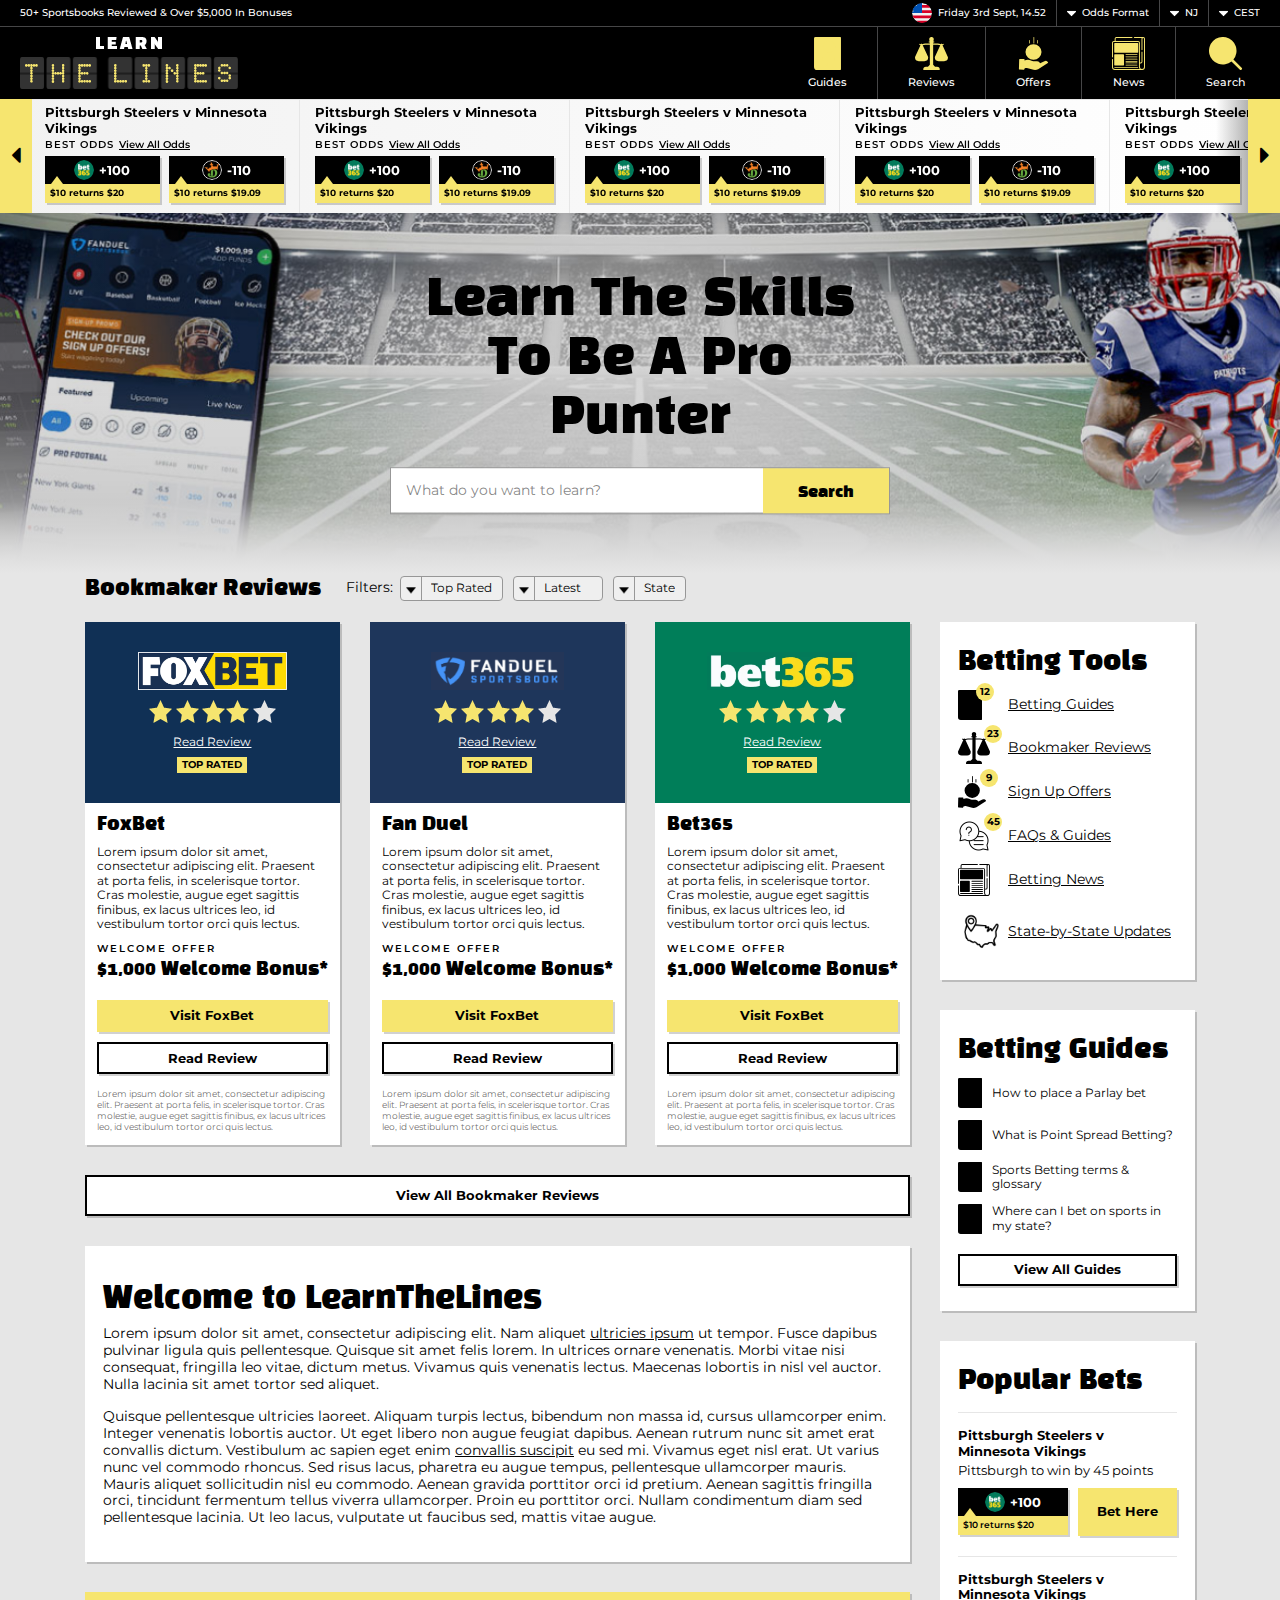
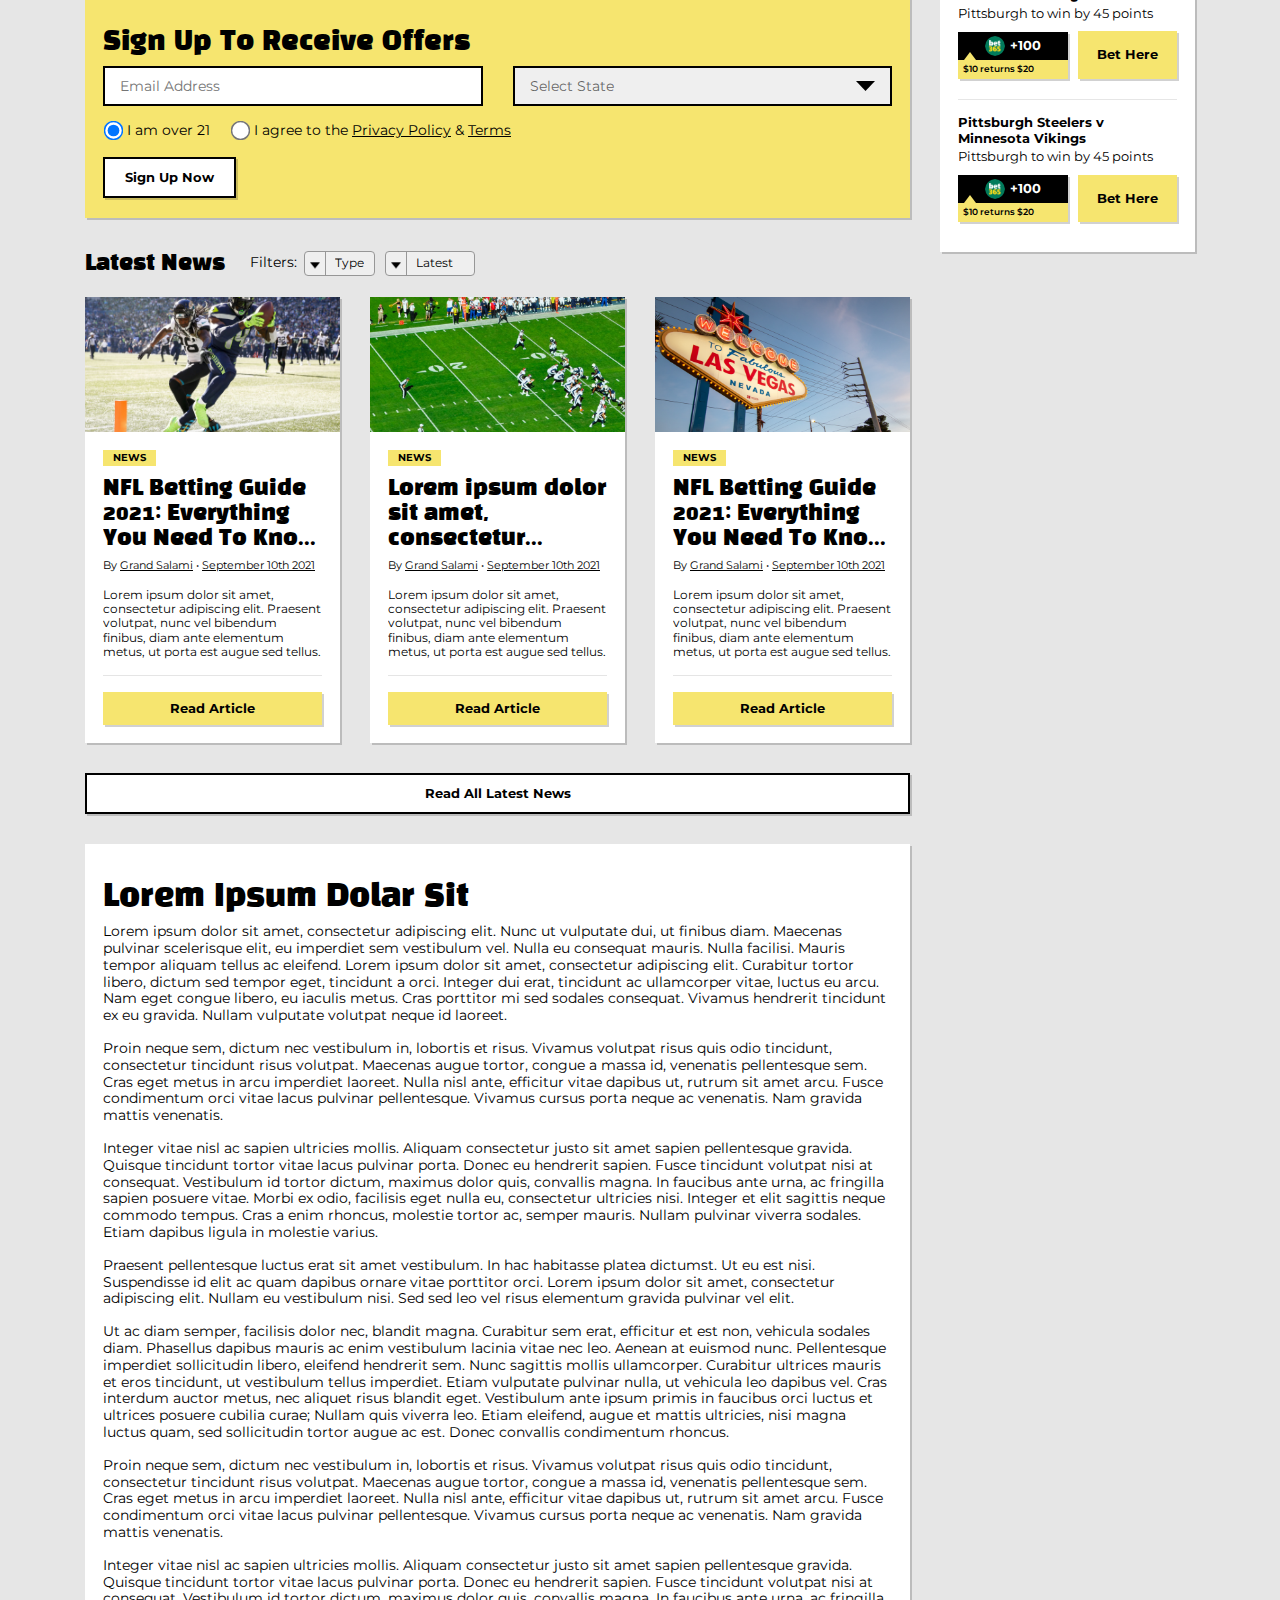
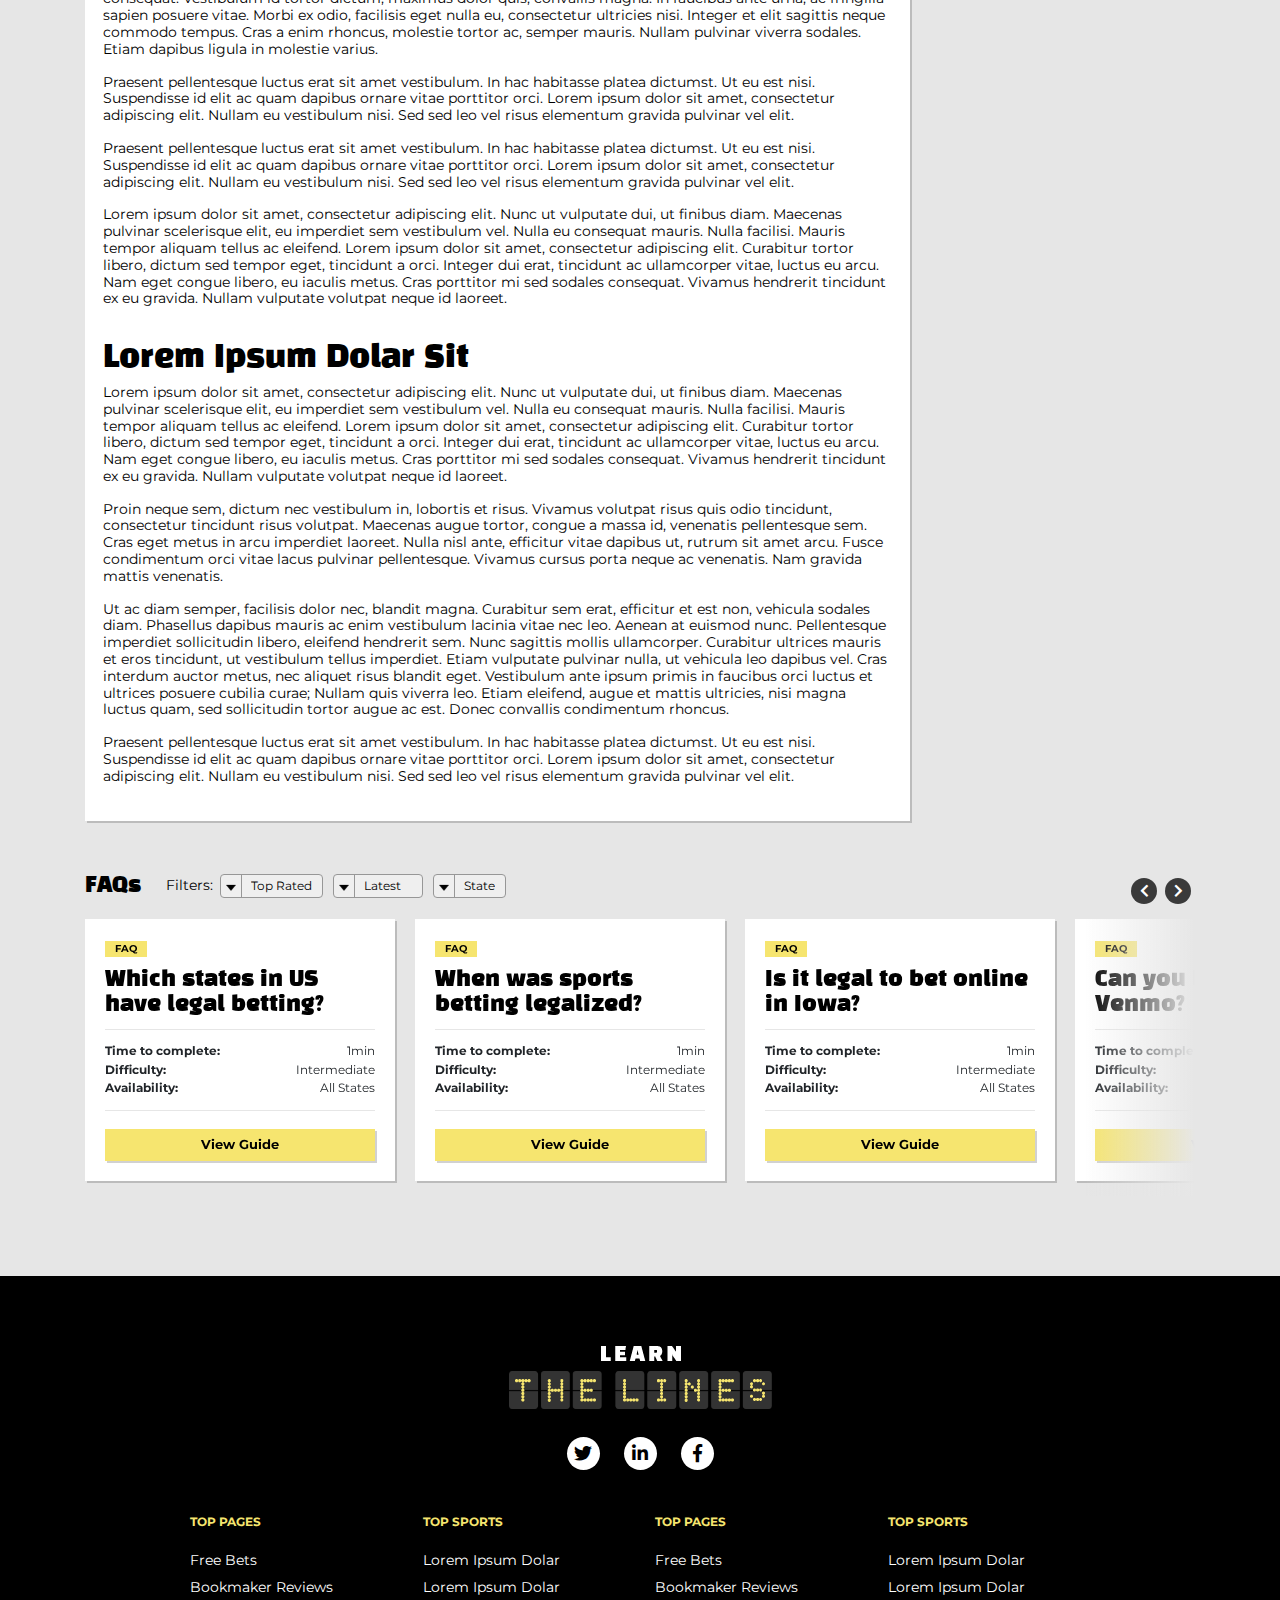
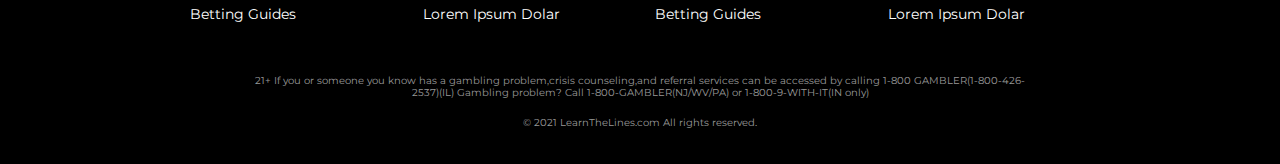
<file: index.html>
<!DOCTYPE html>
<html lang="en">

<head>
    <title>The Lines | Learns</title>
    <meta charset="utf-8">
    <meta name="viewport" content="width=device-width, initial-scale=1">
    <link rel="icon" href="./images/favicon.png" type="image/png">
    <link rel="stylesheet" href="assets/css/bootstrap.min.css" />
    <link rel="stylesheet" href="assets/css/owl.carousel.min.css" />
    <link rel="stylesheet" href="assets/css/fontawesome.css" />
    <link rel="stylesheet" href="assets/css/style.css" />
    <link rel="stylesheet" href="assets/css/responsive.css" />
</head>

<body>

    <div class="body-wrapper">
        <header>
            <div class="main-header">
                <div class="topbar">
                    <div class="top-left">
                        <p>50+ Sportsbooks Reviewed & Over $5,000 In Bonuses</p>
                    </div>
                    <div class="top-right">
                        <ul>
                            <li>
                                <div class="flag">
                                    <img src="./assets/images/flag.png" alt="">
                                    <span>Friday 3rd Sept, 14.52</span>
                                </div>
                            </li>
                            <li>
                                <select name="format" id="format">
                                    <option value="odds">Odds Format</option>
                                    <option value="odds">Odds Format</option>
                                </select>
                            </li>
                            <li>
                                <select name="NJ" id="nj">
                                    <option value="nj">NJ</option>
                                    <option value="nj">NJ</option>
                                </select>
                            </li>
                            <li>
                                <select name="Cest" id="cest">
                                    <option value="CEST">CEST</option>
                                    <option value="CEST">CEST</option>
                                </select>
                            </li>
                        </ul>
                    </div>
                </div>
                <nav class="navbar">
                    <div class="nav-logo">
                        <a href="./index.html">
                            <img src="./assets/images/learnthelines.png" alt="">
                        </a>
                    </div>
                    <div class="nav-menu desktop-menu">
                        <ul>
                            <li>
                                <a href="./betting-guides.html">
                                    <img src="./assets/images/header-guidebook.svg" alt="guidebook">
                                    <span>Guides</span>
                                </a>
                            </li>
                            <li>
                                <a href="./bookmaker-reviews.html">
                                    <img src="./assets/images/header-review.svg" alt="Review">
                                    <span>Reviews</span>
                                </a>
                            </li>
                            <li>
                                <a href="./state-level.html">
                                    <img src="./assets/images/header-offer.svg" alt="Offer">
                                    <span>Offers</span>
                                </a>
                            </li>
                            <li>
                                <a href="./betting-news.html">
                                    <img src="./assets/images/header-newspaper.svg" alt="news">
                                    <span>News</span>
                                </a>
                            </li>
                            <li>
                                <a href="./article.html">
                                    <img src="./assets/images/header-search.svg" alt="search">
                                    <span>Search</span>
                                </a>
                            </li>
                        </ul>
                    </div>
                    <div class="mobile-menu">
                        <button type="button" class="navbar-toggle" data-toggle="collapse" data-target="#myNavbar">
                            <span class="icon-bar"></span>
                            <span class="icon-bar"></span>
                            <span class="icon-bar"></span>
                        </button>
                        <div class="collapse navbar-collapse" id="myNavbar">
                            <ul class="nav navbar-nav headmenu">
                                <li class="dropdown active">
                                    <a class="dropdown-toggle" data-toggle="dropdown" href="#">Today</a>
                                    <ul class="dropdown-menu">
                                        <li><a href="#">Today's Racing</a></li>
                                        <li><a href="#">Today's Runners</a></li>
                                        <li><a href="#">Today's Jockeys & Drivers</a></li>
                                        <li><a href="#">Today's Trainers</a></li>
                                        <li><a href="#">Today's Rundown</a></li>
                                        <li><a href="#">Scratchings</a></li>
                                        <li><a href="#">Results</a></li>
                                        <li><a href="#">International Racing</a></li>
                                    </ul>
                                </li>
                                <li><a href="#">The Tipping Zone</a></li>
                                <li><a href="#">Read</a></li>
                                <li><a href="#">Watch</a></li>
                                <li><a href="#">Listen</a></li>
                                <li><a href="#">Betting</a></li>
                                <li><a href="#">Contact</a></li>
                            </ul>
                            <ul class="policy-menu headmenu">
                                <li><a href="#">Privacy</a></li>
                                <li><a href="#">Legal</a></li>
                                <li><a href="#">Responsible Gambling</a></li>
                            </ul>
                            <ul class="social-header">
                                <span>Follow Us</span>
                                <li><a href="#"><i class="fab fa-twitter"></i></a></li>
                                <li><a href="#"><i class="fab fa-linkedin-in"></i></a></li>
                                <li><a href="#"><i class="fab fa-facebook-f"></i></a></li>
                            </ul>
                        </div>
                    </div>
                </nav>
            </div>

            <div class="header-slider owl-carousel owl-theme">
                <div class="head-item">
                    <div class="bets-list">
                        <p class="name">Pittsburgh Steelers v Minnesota Vikings</p>
                        <span class="points">Best odds<a href="#">View All Odds</a></span>
                        <div class="bet-box">
                            <div class="return-box">
                                <div class="returns">
                                    <img src="./assets/images/bets.png" alt="">
                                    <h6>+100</h6>
                                </div>
                                <p>$10 returns $20</p>
                            </div>
                            <div class="return-box">
                                <div class="returns">
                                    <img src="./assets/images/OvalD.svg" alt="">
                                    <h6>-110</h6>
                                </div>
                                <p>$10 returns $19.09</p>
                            </div>
                        </div>
                    </div>
                </div>
                <div class="head-item">
                    <div class="bets-list">
                        <p class="name">Pittsburgh Steelers v Minnesota Vikings</p>
                        <span class="points">Best odds<a href="#">View All Odds</a></span>
                        <div class="bet-box">
                            <div class="return-box">
                                <div class="returns">
                                    <img src="./assets/images/bets.png" alt="">
                                    <h6>+100</h6>
                                </div>
                                <p>$10 returns $20</p>
                            </div>
                            <div class="return-box">
                                <div class="returns">
                                    <img src="./assets/images/OvalD.svg" alt="">
                                    <h6>-110</h6>
                                </div>
                                <p>$10 returns $19.09</p>
                            </div>
                        </div>
                    </div>
                </div>
                <div class="head-item">
                    <div class="bets-list">
                        <p class="name">Pittsburgh Steelers v Minnesota Vikings</p>
                        <span class="points">Best odds<a href="#">View All Odds</a></span>
                        <div class="bet-box">
                            <div class="return-box">
                                <div class="returns">
                                    <img src="./assets/images/bets.png" alt="">
                                    <h6>+100</h6>
                                </div>
                                <p>$10 returns $20</p>
                            </div>
                            <div class="return-box">
                                <div class="returns">
                                    <img src="./assets/images/OvalD.svg" alt="">
                                    <h6>-110</h6>
                                </div>
                                <p>$10 returns $19.09</p>
                            </div>
                        </div>
                    </div>
                </div>
                <div class="head-item">
                    <div class="bets-list">
                        <p class="name">Pittsburgh Steelers v Minnesota Vikings</p>
                        <span class="points">Best odds<a href="#">View All Odds</a></span>
                        <div class="bet-box">
                            <div class="return-box">
                                <div class="returns">
                                    <img src="./assets/images/bets.png" alt="">
                                    <h6>+100</h6>
                                </div>
                                <p>$10 returns $20</p>
                            </div>
                            <div class="return-box">
                                <div class="returns">
                                    <img src="./assets/images/OvalD.svg" alt="">
                                    <h6>-110</h6>
                                </div>
                                <p>$10 returns $19.09</p>
                            </div>
                        </div>
                    </div>
                </div>
                <div class="head-item">
                    <div class="bets-list">
                        <p class="name">Pittsburgh Steelers v Minnesota Vikings</p>
                        <span class="points">Best odds<a href="#">View All Odds</a></span>
                        <div class="bet-box">
                            <div class="return-box">
                                <div class="returns">
                                    <img src="./assets/images/bets.png" alt="">
                                    <h6>+100</h6>
                                </div>
                                <p>$10 returns $20</p>
                            </div>
                            <div class="return-box">
                                <div class="returns">
                                    <img src="./assets/images/OvalD.svg" alt="">
                                    <h6>-110</h6>
                                </div>
                                <p>$10 returns $19.09</p>
                            </div>
                        </div>
                    </div>
                </div>
                <div class="head-item">
                    <div class="bets-list">
                        <p class="name">Pittsburgh Steelers v Minnesota Vikings</p>
                        <span class="points">Best odds<a href="#">View All Odds</a></span>
                        <div class="bet-box">
                            <div class="return-box">
                                <div class="returns">
                                    <img src="./assets/images/bets.png" alt="">
                                    <h6>+100</h6>
                                </div>
                                <p>$10 returns $20</p>
                            </div>
                            <div class="return-box">
                                <div class="returns">
                                    <img src="./assets/images/OvalD.svg" alt="">
                                    <h6>-110</h6>
                                </div>
                                <p>$10 returns $19.09</p>
                            </div>
                        </div>
                    </div>
                </div>
                <div class="head-item">
                    <div class="bets-list">
                        <p class="name">Pittsburgh Steelers v Minnesota Vikings</p>
                        <span class="points">Best odds<a href="#">View All Odds</a></span>
                        <div class="bet-box">
                            <div class="return-box">
                                <div class="returns">
                                    <img src="./assets/images/bets.png" alt="">
                                    <h6>+100</h6>
                                </div>
                                <p>$10 returns $20</p>
                            </div>
                            <div class="return-box">
                                <div class="returns">
                                    <img src="./assets/images/OvalD.svg" alt="">
                                    <h6>-110</h6>
                                </div>
                                <p>$10 returns $19.09</p>
                            </div>
                        </div>
                    </div>
                </div>
            </div>
        </header>

        <div class="main-wrapper">
            <section class="banner-section">
                <div class="home-banner">
                    <img src="./assets/images/banner.png" alt="">
                    <div class="banner-form">
                        <h1>Learn The Skills To Be A Pro Punter</h1>
                        <form action="">
                            <div class="form_group">
                                <input type="text" name="learn" id="learn" placeholder="What do you want to learn?">
                            </div>
                            <div class="form-submit">
                                <input type="submit" value="Search">
                            </div>
                        </form>
                    </div>
                </div>
            </section>

            <section class="reviews-section">
                <div class="container">
                    <div class="heading">
                        <h4>Bookmaker Reviews</h4>
                        <div class="filters">
                            <span>Filters: </span>
                            <select class="form-select">
                                <option>Top Rated</option>
                                <option>Top Rated</option>
                            </select>
                            <select class="form-select">
                                <option>Latest</option>
                                <option>Oldest</option>
                                <option>Popular</option>
                            </select>
                            <select class="form-select">
                                <option>State</option>
                                <option>State</option>
                                <option>State</option>
                            </select>
                        </div>
                    </div>

                    <div class="review-data">
                        <div class="row">
                            <div class="col-lg-9 col-md-8">
                                <div class="book-marker">
                                    <div class="reviews">
                                        <div class="row">
                                            <div class="col-lg-4 col-md-6">
                                                <div class="review-box">
                                                    <div class="review-head">
                                                        <img src="./assets/images/Bitmap.png" alt="">
                                                        <img src="./assets/images/star.png" alt="">
                                                        <p><a href="#">Read Review</a></p>
                                                        <span class="top-rated">TOP RATED</span>
                                                    </div>
                                                    <div class="review-body">
                                                        <h5>FoxBet</h5>
                                                        <p>Lorem ipsum dolor sit amet, consectetur adipiscing elit. Praesent at porta felis, in scelerisque tortor. Cras molestie, augue eget sagittis finibus, ex lacus ultrices leo, id vestibulum tortor orci quis lectus. </p>
                                                        <span class="offer">Welcome Offer</span>
                                                        <h5>$1,000 Welcome Bonus*</h5>
                                                        <div class="review-btns">
                                                            <a href="#" class="btn btn-primary">Visit FoxBet</a>
                                                            <a href="#" class="btn btn-secondary">Read Review</a>
                                                        </div>
                                                        <p class="note">
                                                            Lorem ipsum dolor sit amet, consectetur adipiscing elit. Praesent at porta felis, in scelerisque tortor. Cras molestie, augue eget sagittis finibus, ex lacus ultrices leo, id vestibulum tortor orci quis lectus. 
                                                        </p>
                                                    </div>
                                                </div>
                                            </div>
                                            <div class="col-lg-4 col-md-6">
                                                <div class="review-box">
                                                    <div class="review-head" style="background-color: #1E365B;">
                                                        <img src="./assets/images/fanduel.png" alt="">
                                                        <img src="./assets/images/star.png" alt="">
                                                        <p><a href="#">Read Review</a></p>
                                                        <span class="top-rated">TOP RATED</span>
                                                    </div>
                                                    <div class="review-body">
                                                        <h5>Fan Duel</h5>
                                                        <p>Lorem ipsum dolor sit amet, consectetur adipiscing elit. Praesent at porta felis, in scelerisque tortor. Cras molestie, augue eget sagittis finibus, ex lacus ultrices leo, id vestibulum tortor orci quis lectus. </p>
                                                        <span class="offer">Welcome Offer</span>
                                                        <h5>$1,000 Welcome Bonus*</h5>
                                                        <div class="review-btns">
                                                            <a href="#" class="btn btn-primary">Visit FoxBet</a>
                                                            <a href="#" class="btn btn-secondary">Read Review</a>
                                                        </div>
                                                        <p class="note">
                                                            Lorem ipsum dolor sit amet, consectetur adipiscing elit. Praesent at porta felis, in scelerisque tortor. Cras molestie, augue eget sagittis finibus, ex lacus ultrices leo, id vestibulum tortor orci quis lectus. 
                                                        </p>
                                                    </div>
                                                </div>
                                            </div>
                                            <div class="col-lg-4 col-md-6">
                                                <div class="review-box">
                                                    <div class="review-head" style="background-color: #007E59;">
                                                        <img src="./assets/images/bet.png" alt="">
                                                        <img src="./assets/images/star.png" alt="">
                                                        <p><a href="#">Read Review</a></p>
                                                        <span class="top-rated">TOP RATED</span>
                                                    </div>
                                                    <div class="review-body">
                                                        <h5>Bet365</h5>
                                                        <p>Lorem ipsum dolor sit amet, consectetur adipiscing elit. Praesent at porta felis, in scelerisque tortor. Cras molestie, augue eget sagittis finibus, ex lacus ultrices leo, id vestibulum tortor orci quis lectus. </p>
                                                        <span class="offer">Welcome Offer</span>
                                                        <h5>$1,000 Welcome Bonus*</h5>
                                                        <div class="review-btns">
                                                            <a href="#" class="btn btn-primary">Visit FoxBet</a>
                                                            <a href="#" class="btn btn-secondary">Read Review</a>
                                                        </div>
                                                        <p class="note">
                                                            Lorem ipsum dolor sit amet, consectetur adipiscing elit. Praesent at porta felis, in scelerisque tortor. Cras molestie, augue eget sagittis finibus, ex lacus ultrices leo, id vestibulum tortor orci quis lectus. 
                                                        </p>
                                                    </div>
                                                </div>
                                            </div>
                                        </div>
                                        <div class="view-all">
                                            <a href="#" class="btn btn-secondary">View All Bookmaker Reviews</a>
                                        </div>
                                    </div>
                                    <div class="white-box">
                                        <h2>Welcome to LearnTheLines</h2>
                                        <p>Lorem ipsum dolor sit amet, consectetur adipiscing elit. Nam aliquet <u>ultricies ipsum</u> ut tempor. Fusce dapibus pulvinar ligula quis pellentesque. Quisque sit amet felis lorem. In ultrices ornare venenatis. Morbi vitae nisi consequat, fringilla leo vitae, dictum metus. Vivamus quis venenatis lectus. Maecenas lobortis in nisl vel auctor. Nulla lacinia sit amet tortor sed aliquet.
                                        </p>
                                        <p>Quisque pellentesque ultricies laoreet. Aliquam turpis lectus, bibendum non massa id, cursus ullamcorper enim. Integer venenatis lobortis auctor. Ut eget libero non augue feugiat dapibus. Aenean rutrum nunc sit amet erat convallis dictum. Vestibulum ac sapien eget enim <u>convallis suscipit</u> eu sed mi. Vivamus eget nisl erat. Ut varius nunc vel commodo rhoncus. Sed risus lacus, pharetra eu augue tempus, pellentesque ullamcorper mauris. Mauris aliquet sollicitudin nisl eu commodo. Aenean gravida porttitor orci id pretium. Aenean sagittis fringilla orci, tincidunt fermentum tellus viverra ullamcorper. Proin eu porttitor orci. Nullam condimentum diam sed pellentesque lacinia. Ut leo lacus, vulputate ut faucibus sed, mattis vitae augue.
                                        </p>
                                    </div>
                                    <div class="yellow-box">
                                        <h3>Sign Up To Receive Offers</h3>
                                        <div class="newsletter-offer">
                                            <form class="form-news">
                                                <div class="row">
                                                    <div class="col-md-6">
                                                        <div class="form-group">
                                                            <input type="text" class="input-selector" id="email" placeholder="Email Address">
                                                        </div>
                                                    </div>
                                                    <div class="col-md-6">
                                                        <div class="form-group">
                                                            <select name="state" id="state">
                                                                <option value="state">Select State</option>
                                                            </select>
                                                        </div>
                                                    </div>
                                                    <div class="col-md-12">
                                                        <div class="radio-check">
                                                            <div class="form-check">
                                                                <input class="form-check-input" type="radio" name="radio" id="radio1" value="option1" checked>
                                                                <label class="check-label" for="radio1">I am over 21</label>
                                                            </div>
                                                            <div class="form-check">
                                                                <input class="form-check-input" type="radio" name="radio" id="radio2" value="option2">
                                                                <label class="check-label" for="radio2">I agree to the <a href="#">Privacy Policy</a> & <a href="#">Terms</a></label>
                                                            </div>
                                                        </div>
                                                    </div>
                                                </div>
                                                <button type="submit" class="btn btn-secondary">Sign Up Now</button>
                                              </form>
                                        </div>
                                    </div>
                                    <div class="latest-newssection">
                                        <div class="heading">
                                            <h4>Latest News</h4>
                                            <div class="filters">
                                                <span>Filters: </span>
                                                <select class="form-select">
                                                    <option>Type</option>
                                                    <option>Type</option>
                                                </select>
                                                <select class="form-select">
                                                    <option>Latest</option>
                                                    <option>Oldest</option>
                                                    <option>Popular</option>
                                                </select>
                                            </div>
                                        </div>
                                        <div class="latest-news">
                                            <div class="row">
                                                <div class="col-lg-4 col-md-6">
                                                    <div class="news-filter">
                                                        <img src="./assets/images/news1.png" alt="">
                                                        <div class="newx-box">
                                                            <span class="label-news">News</span>
                                                            <h4>NFL Betting Guide 2021: Everything You Need To
                                                                Know About Football Betting</h4>
                                                            <span class="by-tags">By <a href="#">Grand Salami</a> • <a href="#">September 10th 2021</a></span>
                                                            <p>Lorem ipsum dolor sit amet, consectetur adipiscing elit. Praesent volutpat, nunc vel bibendum finibus, diam ante elementum metus, ut porta est augue sed tellus.</p>
                                                            <hr>
                                                            <a href="#" class="btn btn-primary">Read Article</a>
                                                        </div>
                                                    </div>
                                                </div>
                                                <div class="col-lg-4 col-md-6">
                                                    <div class="news-filter">
                                                        <img src="./assets/images/news2.png" alt="">
                                                        <div class="newx-box">
                                                            <span class="label-news">News</span>
                                                            <h4>Lorem ipsum dolor sit amet, consectetur adipiscing elit. Phasellus ut dictum ipsum.</h4>
                                                            <span class="by-tags">By <a href="#">Grand Salami</a> • <a href="#">September 10th 2021</a></span>
                                                            <p>Lorem ipsum dolor sit amet, consectetur adipiscing elit. Praesent volutpat, nunc vel bibendum finibus, diam ante elementum metus, ut porta est augue sed tellus.</p>
                                                            <hr>
                                                            <a href="#" class="btn btn-primary">Read Article</a>
                                                        </div>
                                                    </div>
                                                </div>
                                                <div class="col-lg-4 col-md-6">
                                                    <div class="news-filter">
                                                        <img src="./assets/images/news3.png" alt="">
                                                        <div class="newx-box">
                                                            <span class="label-news">News</span>
                                                            <h4>NFL Betting Guide 2021: Everything You Need To
                                                                Know About Football Betting</h4>
                                                            <span class="by-tags">By <a href="#">Grand Salami</a> • <a href="#">September 10th 2021</a></span>
                                                            <p>Lorem ipsum dolor sit amet, consectetur adipiscing elit. Praesent volutpat, nunc vel bibendum finibus, diam ante elementum metus, ut porta est augue sed tellus.</p>
                                                            <hr>
                                                            <a href="#" class="btn btn-primary">Read Article</a>
                                                        </div>
                                                    </div>
                                                </div>
                                            </div>
                                            <div class="view-all">
                                                <a href="#" class="btn btn-secondary">Read All Latest News</a>
                                            </div>
                                        </div>
                                    </div>
                                    <div class="white-box">
                                        <h2>Lorem Ipsum Dolar Sit</h2>
                                        <p>Lorem ipsum dolor sit amet, consectetur adipiscing elit. Nunc ut vulputate dui, ut finibus diam. Maecenas pulvinar scelerisque elit, eu imperdiet sem vestibulum vel. Nulla eu consequat mauris. Nulla facilisi. Mauris tempor aliquam tellus ac eleifend. Lorem ipsum dolor sit amet, consectetur adipiscing elit. Curabitur tortor libero, dictum sed tempor eget, tincidunt a orci. Integer dui erat, tincidunt ac ullamcorper vitae, luctus eu arcu. Nam eget congue libero, eu iaculis metus. Cras porttitor mi sed sodales consequat. Vivamus hendrerit tincidunt ex eu gravida. Nullam vulputate volutpat neque id laoreet.
                                        </p>
                                        <p>Proin neque sem, dictum nec vestibulum in, lobortis et risus. Vivamus volutpat risus quis odio tincidunt, consectetur tincidunt risus volutpat. Maecenas augue tortor, congue a massa id, venenatis pellentesque sem. Cras eget metus in arcu imperdiet laoreet. Nulla nisl ante, efficitur vitae dapibus ut, rutrum sit amet arcu. Fusce condimentum orci vitae lacus pulvinar pellentesque. Vivamus cursus porta neque ac venenatis. Nam gravida mattis venenatis.
                                        </p>
                                        <p>Integer vitae nisl ac sapien ultricies mollis. Aliquam consectetur justo sit amet sapien pellentesque gravida. Quisque tincidunt tortor vitae lacus pulvinar porta. Donec eu hendrerit sapien. Fusce tincidunt volutpat nisi at consequat. Vestibulum id tortor dictum, maximus dolor quis, convallis magna. In faucibus ante urna, ac fringilla sapien posuere vitae. Morbi ex odio, facilisis eget nulla eu, consectetur ultricies nisi. Integer et elit sagittis neque commodo tempus. Cras a enim rhoncus, molestie tortor ac, semper mauris. Nullam pulvinar viverra sodales. Etiam dapibus ligula in molestie varius.
                                        </p>
                                        <p>Praesent pellentesque luctus erat sit amet vestibulum. In hac habitasse platea dictumst. Ut eu est nisi. Suspendisse id elit ac quam dapibus ornare vitae porttitor orci. Lorem ipsum dolor sit amet, consectetur adipiscing elit. Nullam eu vestibulum nisi. Sed sed leo vel risus elementum gravida pulvinar vel elit.
                                        </p>
                                        <p>Ut ac diam semper, facilisis dolor nec, blandit magna. Curabitur sem erat, efficitur et est non, vehicula sodales diam. Phasellus dapibus mauris ac enim vestibulum lacinia vitae nec leo. Aenean at euismod nunc. Pellentesque imperdiet sollicitudin libero, eleifend hendrerit sem. Nunc sagittis mollis ullamcorper. Curabitur ultrices mauris et eros tincidunt, ut vestibulum tellus imperdiet. Etiam vulputate pulvinar nulla, ut vehicula leo dapibus vel. Cras interdum auctor metus, nec aliquet risus blandit eget. Vestibulum ante ipsum primis in faucibus orci luctus et ultrices posuere cubilia curae; Nullam quis viverra leo. Etiam eleifend, augue et mattis ultricies, nisi magna luctus quam, sed sollicitudin tortor augue ac est. Donec convallis condimentum rhoncus.
                                        </p>
                                        <p>Proin neque sem, dictum nec vestibulum in, lobortis et risus. Vivamus volutpat risus quis odio tincidunt, consectetur tincidunt risus volutpat. Maecenas augue tortor, congue a massa id, venenatis pellentesque sem. Cras eget metus in arcu imperdiet laoreet. Nulla nisl ante, efficitur vitae dapibus ut, rutrum sit amet arcu. Fusce condimentum orci vitae lacus pulvinar pellentesque. Vivamus cursus porta neque ac venenatis. Nam gravida mattis venenatis.
                                        </p>
                                        <p>Integer vitae nisl ac sapien ultricies mollis. Aliquam consectetur justo sit amet sapien pellentesque gravida. Quisque tincidunt tortor vitae lacus pulvinar porta. Donec eu hendrerit sapien. Fusce tincidunt volutpat nisi at consequat. Vestibulum id tortor dictum, maximus dolor quis, convallis magna. In faucibus ante urna, ac fringilla sapien posuere vitae. Morbi ex odio, facilisis eget nulla eu, consectetur ultricies nisi. Integer et elit sagittis neque commodo tempus. Cras a enim rhoncus, molestie tortor ac, semper mauris. Nullam pulvinar viverra sodales. Etiam dapibus ligula in molestie varius.
                                        </p>
                                        <p>Praesent pellentesque luctus erat sit amet vestibulum. In hac habitasse platea dictumst. Ut eu est nisi. Suspendisse id elit ac quam dapibus ornare vitae porttitor orci. Lorem ipsum dolor sit amet, consectetur adipiscing elit. Nullam eu vestibulum nisi. Sed sed leo vel risus elementum gravida pulvinar vel elit.
                                        </p>
                                        <p>Praesent pellentesque luctus erat sit amet vestibulum. In hac habitasse platea dictumst. Ut eu est nisi. Suspendisse id elit ac quam dapibus ornare vitae porttitor orci. Lorem ipsum dolor sit amet, consectetur adipiscing elit. Nullam eu vestibulum nisi. Sed sed leo vel risus elementum gravida pulvinar vel elit.
                                        </p>
                                        <p>Lorem ipsum dolor sit amet, consectetur adipiscing elit. Nunc ut vulputate dui, ut finibus diam. Maecenas pulvinar scelerisque elit, eu imperdiet sem vestibulum vel. Nulla eu consequat mauris. Nulla facilisi. Mauris tempor aliquam tellus ac eleifend. Lorem ipsum dolor sit amet, consectetur adipiscing elit. Curabitur tortor libero, dictum sed tempor eget, tincidunt a orci. Integer dui erat, tincidunt ac ullamcorper vitae, luctus eu arcu. Nam eget congue libero, eu iaculis metus. Cras porttitor mi sed sodales consequat. Vivamus hendrerit tincidunt ex eu gravida. Nullam vulputate volutpat neque id laoreet.
                                        </p>
                                        <br>
                                        <h2>Lorem Ipsum Dolar Sit</h2>
                                        <p>Lorem ipsum dolor sit amet, consectetur adipiscing elit. Nunc ut vulputate dui, ut finibus diam. Maecenas pulvinar scelerisque elit, eu imperdiet sem vestibulum vel. Nulla eu consequat mauris. Nulla facilisi. Mauris tempor aliquam tellus ac eleifend. Lorem ipsum dolor sit amet, consectetur adipiscing elit. Curabitur tortor libero, dictum sed tempor eget, tincidunt a orci. Integer dui erat, tincidunt ac ullamcorper vitae, luctus eu arcu. Nam eget congue libero, eu iaculis metus. Cras porttitor mi sed sodales consequat. Vivamus hendrerit tincidunt ex eu gravida. Nullam vulputate volutpat neque id laoreet.
                                        </p>
                                        <p>Proin neque sem, dictum nec vestibulum in, lobortis et risus. Vivamus volutpat risus quis odio tincidunt, consectetur tincidunt risus volutpat. Maecenas augue tortor, congue a massa id, venenatis pellentesque sem. Cras eget metus in arcu imperdiet laoreet. Nulla nisl ante, efficitur vitae dapibus ut, rutrum sit amet arcu. Fusce condimentum orci vitae lacus pulvinar pellentesque. Vivamus cursus porta neque ac venenatis. Nam gravida mattis venenatis.
                                        </p>
                                        <p>Ut ac diam semper, facilisis dolor nec, blandit magna. Curabitur sem erat, efficitur et est non, vehicula sodales diam. Phasellus dapibus mauris ac enim vestibulum lacinia vitae nec leo. Aenean at euismod nunc. Pellentesque imperdiet sollicitudin libero, eleifend hendrerit sem. Nunc sagittis mollis ullamcorper. Curabitur ultrices mauris et eros tincidunt, ut vestibulum tellus imperdiet. Etiam vulputate pulvinar nulla, ut vehicula leo dapibus vel. Cras interdum auctor metus, nec aliquet risus blandit eget. Vestibulum ante ipsum primis in faucibus orci luctus et ultrices posuere cubilia curae; Nullam quis viverra leo. Etiam eleifend, augue et mattis ultricies, nisi magna luctus quam, sed sollicitudin tortor augue ac est. Donec convallis condimentum rhoncus.
                                        </p>
                                        <p>Praesent pellentesque luctus erat sit amet vestibulum. In hac habitasse platea dictumst. Ut eu est nisi. Suspendisse id elit ac quam dapibus ornare vitae porttitor orci. Lorem ipsum dolor sit amet, consectetur adipiscing elit. Nullam eu vestibulum nisi. Sed sed leo vel risus elementum gravida pulvinar vel elit.
                                        </p>
                                    </div>
                                </div>
                            </div>

                            <div class="col-lg-3 col-md-4">
                                <div class="sidebar">
                                    <div class="sidebarbox">
                                        <h3>Betting Tools</h3>
                                        <ul>
                                            <li>
                                                <div class="tools-img">
                                                    <img src="./assets/images/book.svg" alt="">
                                                    <span class="number">12</span>
                                                </div>
                                                <a href="#">Betting Guides</a>
                                            </li>
                                            <li>
                                                <div class="tools-img">
                                                    <img src="./assets/images/bookmaker.svg" alt="">
                                                    <span class="number">23</span>
                                                </div>
                                                <a href="#">Bookmaker Reviews</a>
                                            </li>
                                            <li>
                                                <div class="tools-img">
                                                    <img src="./assets/images/money.svg" alt="">
                                                    <span class="number">9</span>
                                                </div>
                                                <a href="#">Sign Up Offers</a>
                                            </li>
                                            <li>
                                                <div class="tools-img">
                                                    <img src="./assets/images/faq.svg" alt="">
                                                    <span class="number">45</span>
                                                </div>
                                                <a href="#">FAQs & Guides</a>
                                            </li>
                                            <li>
                                                <div class="tools-img">
                                                    <img src="./assets/images/newspaper.svg" alt="">
                                                </div>
                                                <a href="#">Betting News</a>
                                            </li>
                                            <li>
                                                <div class="tools-img">
                                                    <img src="./assets/images/updates.svg" alt="">
                                                </div>
                                                <a href="#">State-by-State Updates</a>
                                            </li>
                                        </ul>
                                    </div>
                                    <div class="sidebarbox">
                                        <h3>Betting Guides</h3>
                                        <ul>
                                            <li>
                                                <div class="tools-img2">
                                                    <img src="./assets/images/book.svg" alt="">
                                                    <span>How to place a Parlay bet</span>
                                                </div>
                                            </li>
                                            <li>
                                                <div class="tools-img2">
                                                    <img src="./assets/images/book.svg" alt="">
                                                    <span>What is Point Spread Betting?</span>
                                                </div>
                                            </li>
                                            <li>
                                                <div class="tools-img2">
                                                    <img src="./assets/images/book.svg" alt="">
                                                    <span>Sports Betting terms & glossary</span>
                                                </div>
                                            </li>
                                            <li>
                                                <div class="tools-img2">
                                                    <img src="./assets/images/book.svg" alt="">
                                                    <span>Where can I bet on sports in my state?</span>
                                                </div>
                                            </li>
                                        </ul>
                                        <a href="#" class="btn btn-secondary fullbtn">View All Guides</a>
                                    </div>
                                    <div class="sidebarbox">
                                        <h3>Popular Bets</h3>
                                        <div class="bets-list">
                                            <p class="name">Pittsburgh Steelers v Minnesota Vikings</p>
                                            <span class="points">Pittsburgh to win by 45 points</span>
                                            <div class="bet-box">
                                                <div class="return-box">
                                                    <div class="returns">
                                                        <img src="./assets/images/bets.png" alt="">
                                                        <h6>+100</h6>
                                                    </div>
                                                    <p>$10 returns $20</p>
                                                </div>
                                                <a href="#" class="btn btn-primary betbtn">Bet Here</a>
                                            </div>
                                        </div>
                                        <div class="bets-list">
                                            <p class="name">Pittsburgh Steelers v Minnesota Vikings</p>
                                            <span class="points">Pittsburgh to win by 45 points</span>
                                            <div class="bet-box">
                                                <div class="return-box">
                                                    <div class="returns">
                                                        <img src="./assets/images/bets.png" alt="">
                                                        <h6>+100</h6>
                                                    </div>
                                                    <p>$10 returns $20</p>
                                                </div>
                                                <a href="#" class="btn btn-primary betbtn">Bet Here</a>
                                            </div>
                                        </div>
                                        <div class="bets-list">
                                            <p class="name">Pittsburgh Steelers v Minnesota Vikings</p>
                                            <span class="points">Pittsburgh to win by 45 points</span>
                                            <div class="bet-box">
                                                <div class="return-box">
                                                    <div class="returns">
                                                        <img src="./assets/images/bets.png" alt="">
                                                        <h6>+100</h6>
                                                    </div>
                                                    <p>$10 returns $20</p>
                                                </div>
                                                <a href="#" class="btn btn-primary betbtn">Bet Here</a>
                                            </div>
                                        </div>
                                    </div>
                                </div>
                            </div>
                        </div>
                    </div>
                </div>
            </section>

            <section class="faq-section">
                <div class="container">
                    <div class="heading">
                        <h4>FAQs</h4>
                        <div class="filters">
                            <span>Filters: </span>
                            <select class="form-select">
                                <option>Top Rated</option>
                                <option>Top Rated</option>
                            </select>
                            <select class="form-select">
                                <option>Latest</option>
                                <option>Oldest</option>
                                <option>Popular</option>
                            </select>
                            <select class="form-select">
                                <option>State</option>
                                <option>State</option>
                                <option>State</option>
                            </select>
                        </div>
                    </div>
                    <div class="faq-slider owl-carousel owl-theme">
                        <div class="item">
                            <span class="label-news">Faq</span>
                            <h4>Which states in US have legal betting?</h4>
                            <div class="table">
                                <table>
                                    <tr>
                                        <th>Time to complete:</th>
                                        <td>1min</td>
                                    </tr>
                                    <tr>
                                        <th>Difficulty:</th>
                                        <td>Intermediate</td>
                                    </tr>
                                    <tr>
                                        <th>Availability:</th>
                                        <td>All States</td>
                                    </tr>
                                </table>
                            </div>
                            <a href="#" class="btn btn-primary">View Guide</a>
                        </div>
                        <div class="item">
                            <span class="label-news">Faq</span>
                            <h4>When was sports betting legalized?</h4>
                            <div class="table">
                                <table>
                                    <tr>
                                        <th>Time to complete:</th>
                                        <td>1min</td>
                                    </tr>
                                    <tr>
                                        <th>Difficulty:</th>
                                        <td>Intermediate</td>
                                    </tr>
                                    <tr>
                                        <th>Availability:</th>
                                        <td>All States</td>
                                    </tr>
                                </table>
                            </div>
                            <a href="#" class="btn btn-primary">View Guide</a>
                        </div>
                        <div class="item">
                            <span class="label-news">Faq</span>
                            <h4>Is it legal to bet online in Iowa?</h4>
                            <div class="table">
                                <table>
                                    <tr>
                                        <th>Time to complete:</th>
                                        <td>1min</td>
                                    </tr>
                                    <tr>
                                        <th>Difficulty:</th>
                                        <td>Intermediate</td>
                                    </tr>
                                    <tr>
                                        <th>Availability:</th>
                                        <td>All States</td>
                                    </tr>
                                </table>
                            </div>
                            <a href="#" class="btn btn-primary">View Guide</a>
                        </div>
                        <div class="item">
                            <span class="label-news">Faq</span>
                            <h4>Can you bet with Venmo?</h4>
                            <div class="table">
                                <table>
                                    <tr>
                                        <th>Time to complete:</th>
                                        <td>1min</td>
                                    </tr>
                                    <tr>
                                        <th>Difficulty:</th>
                                        <td>Intermediate</td>
                                    </tr>
                                    <tr>
                                        <th>Availability:</th>
                                        <td>All States</td>
                                    </tr>
                                </table>
                            </div>
                            <a href="#" class="btn btn-primary">View Guide</a>
                        </div>
                        <div class="item">
                            <span class="label-news">Faq</span>
                            <h4>Which states in US have legal betting?</h4>
                            <div class="table">
                                <table>
                                    <tr>
                                        <th>Time to complete:</th>
                                        <td>1min</td>
                                    </tr>
                                    <tr>
                                        <th>Difficulty:</th>
                                        <td>Intermediate</td>
                                    </tr>
                                    <tr>
                                        <th>Availability:</th>
                                        <td>All States</td>
                                    </tr>
                                </table>
                            </div>
                            <a href="#" class="btn btn-primary">View Guide</a>
                        </div>
                        <div class="item">
                            <span class="label-news">Faq</span>
                            <h4>Which states in US have legal betting?</h4>
                            <div class="table">
                                <table>
                                    <tr>
                                        <th>Time to complete:</th>
                                        <td>1min</td>
                                    </tr>
                                    <tr>
                                        <th>Difficulty:</th>
                                        <td>Intermediate</td>
                                    </tr>
                                    <tr>
                                        <th>Availability:</th>
                                        <td>All States</td>
                                    </tr>
                                </table>
                            </div>
                            <a href="#" class="btn btn-primary">View Guide</a>
                        </div>
                        <div class="item">
                            <span class="label-news">Faq</span>
                            <h4>Is it legal to bet online in Iowa?</h4>
                            <div class="table">
                                <table>
                                    <tr>
                                        <th>Time to complete:</th>
                                        <td>1min</td>
                                    </tr>
                                    <tr>
                                        <th>Difficulty:</th>
                                        <td>Intermediate</td>
                                    </tr>
                                    <tr>
                                        <th>Availability:</th>
                                        <td>All States</td>
                                    </tr>
                                </table>
                            </div>
                            <a href="#" class="btn btn-primary">View Guide</a>
                        </div>
                        <div class="item">
                            <span class="label-news">Faq</span>
                            <h4>Can you bet with Venmo?</h4>
                            <div class="table">
                                <table>
                                    <tr>
                                        <th>Time to complete:</th>
                                        <td>1min</td>
                                    </tr>
                                    <tr>
                                        <th>Difficulty:</th>
                                        <td>Intermediate</td>
                                    </tr>
                                    <tr>
                                        <th>Availability:</th>
                                        <td>All States</td>
                                    </tr>
                                </table>
                            </div>
                            <a href="#" class="btn btn-primary">View Guide</a>
                        </div>
                    </div>
                </div>
            </section>

        </div>

        <footer>
            <div class="container">
                <div class="footer-wrap">
                    <div class="footer-logo">
                        <img src="./assets/images/footer-logo.png" alt="">
                    </div>
                    <ul class="footer-social">
                        <li>
                            <a href="#"><i class="fab fa-twitter"></i></a>
                        </li>
                        <li>
                            <a href="#"><i class="fab fa-linkedin-in"></i></a>
                        </li>
                        <li>
                            <a href="#"><i class="fab fa-facebook-f"></i></a>
                        </li>
                    </ul>

                    <div class="footer-menu">
                        <div class="row">
                            <div class="col-md-3 col-sm-6 col-6">
                                <div class="menu">
                                    <h6>TOP PAGES</h6>
                                    <ul>
                                        <li><a href="#">Free Bets</a></li>
                                        <li><a href="#">Bookmaker Reviews</a></li>
                                        <li><a href="#">Betting Guides</a></li>
                                    </ul>
                                </div>
                            </div>
                            <div class="col-md-3 col-sm-6 col-6">
                                <div class="menu">
                                    <h6>TOP SPORTS</h6>
                                    <ul>
                                        <li><a href="#">Lorem Ipsum Dolar</a></li>
                                        <li><a href="#">Lorem Ipsum Dolar</a></li>
                                        <li><a href="#">Lorem Ipsum Dolar</a></li>
                                    </ul>
                                </div>
                            </div>
                            <div class="col-md-3 col-sm-6 col-6">
                                <div class="menu">
                                    <h6>TOP PAGES</h6>
                                    <ul>
                                        <li><a href="#">Free Bets</a></li>
                                        <li><a href="#">Bookmaker Reviews</a></li>
                                        <li><a href="#">Betting Guides</a></li>
                                    </ul>
                                </div>
                            </div>
                            <div class="col-md-3 col-sm-6 col-6">
                                <div class="menu">
                                    <h6>TOP SPORTS</h6>
                                    <ul>
                                        <li><a href="#">Lorem Ipsum Dolar</a></li>
                                        <li><a href="#">Lorem Ipsum Dolar</a></li>
                                        <li><a href="#">Lorem Ipsum Dolar</a></li>
                                    </ul>
                                </div>
                            </div>
                        </div>
                    </div>

                    <div class="copyrights">
                        <p class="copy-note">21+ If you or someone you know has a gambling problem,crisis counseling,and referral services can be accessed by calling 1-800 GAMBLER(1-800-426-2537)(IL) 
                            Gambling problem? Call 1-800-GAMBLER(NJ/WV/PA) or 1-800-9-WITH-IT(IN only)</p>
                        <p>© 2021 LearnTheLines.com All rights reserved.</p>
                    </div>
                </div>
            </div>
        </footer>

    </div>

    <script type="text/javascript" src="assets/js/jquery.min.js"></script>
    <script type="text/javascript" src="assets/js/bootstrap.min.js"></script>
    <script type="text/javascript" src="assets/js/popper.min.js"></script>
    <script type="text/javascript" src="assets/js/owl.carousel.min.js"></script>
    <script type="text/javascript" src="assets/js/custom.js"></script>
</body>

</html>
</file>
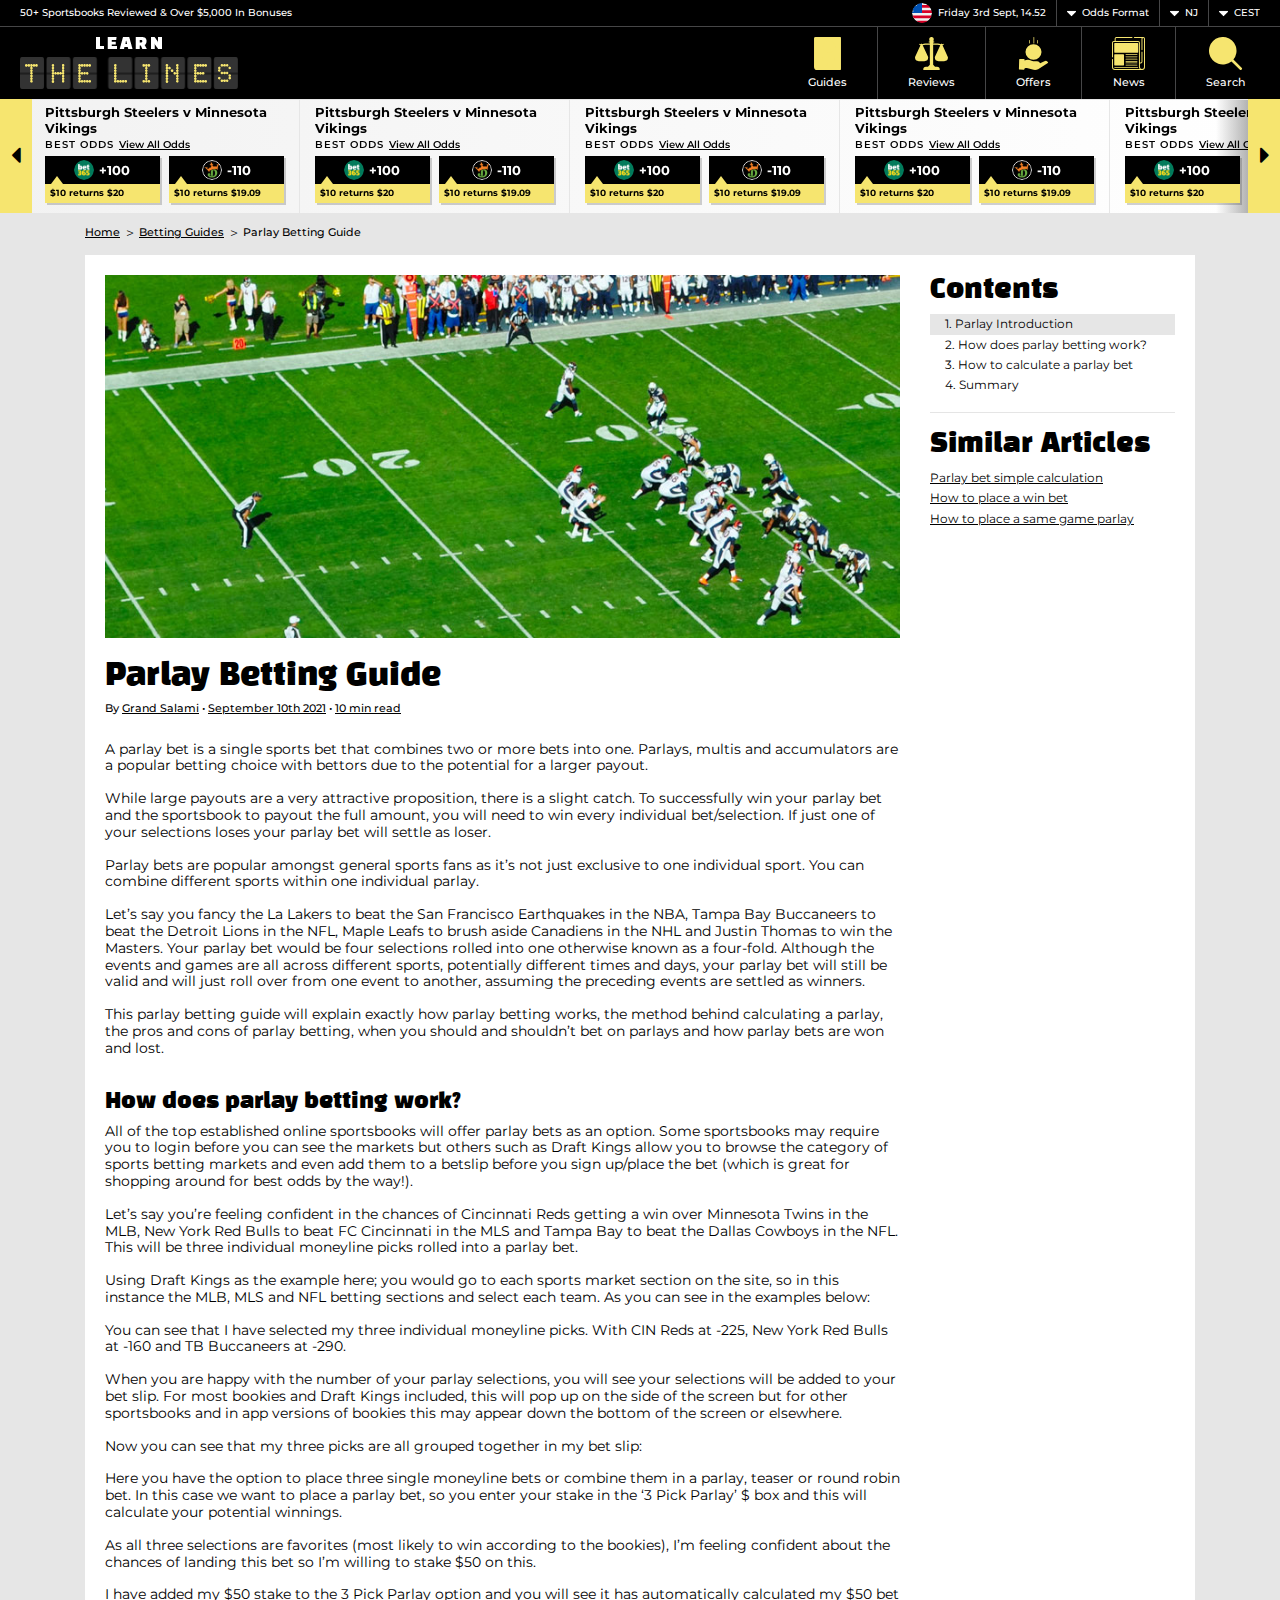
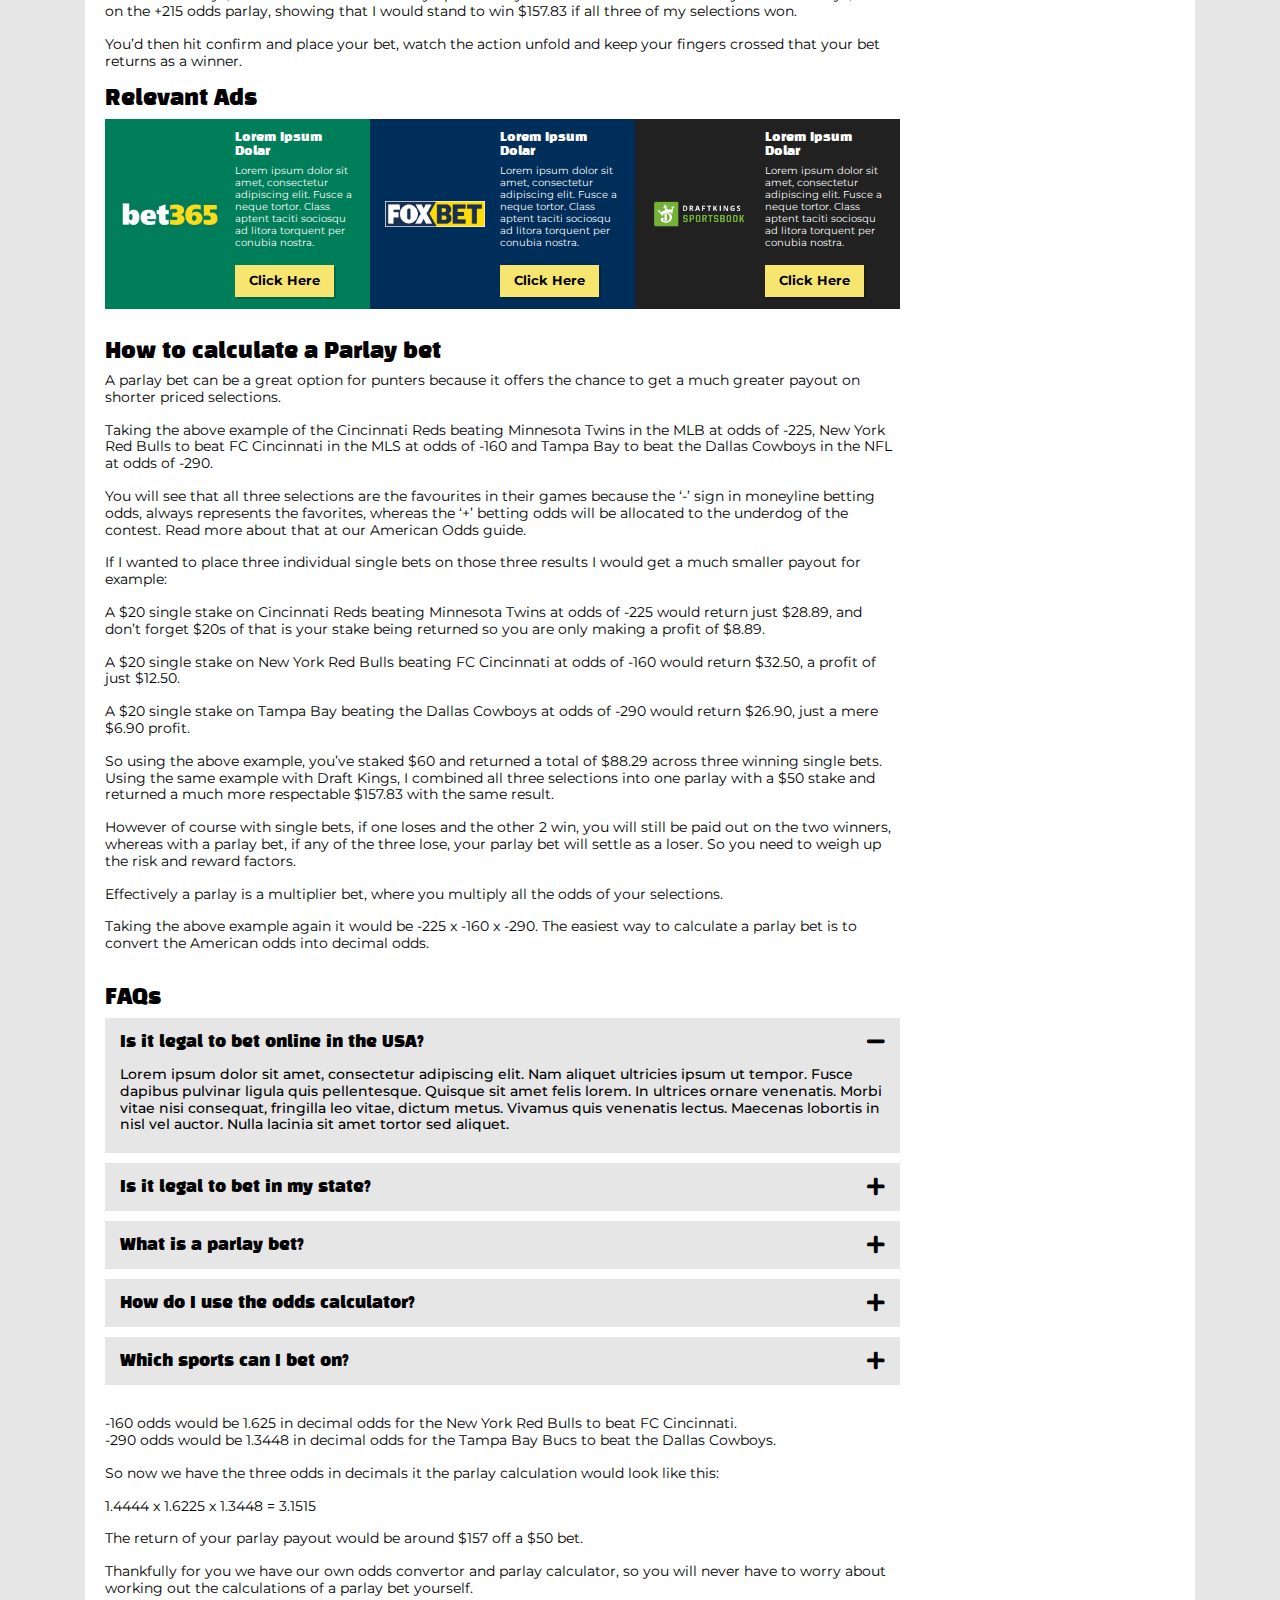
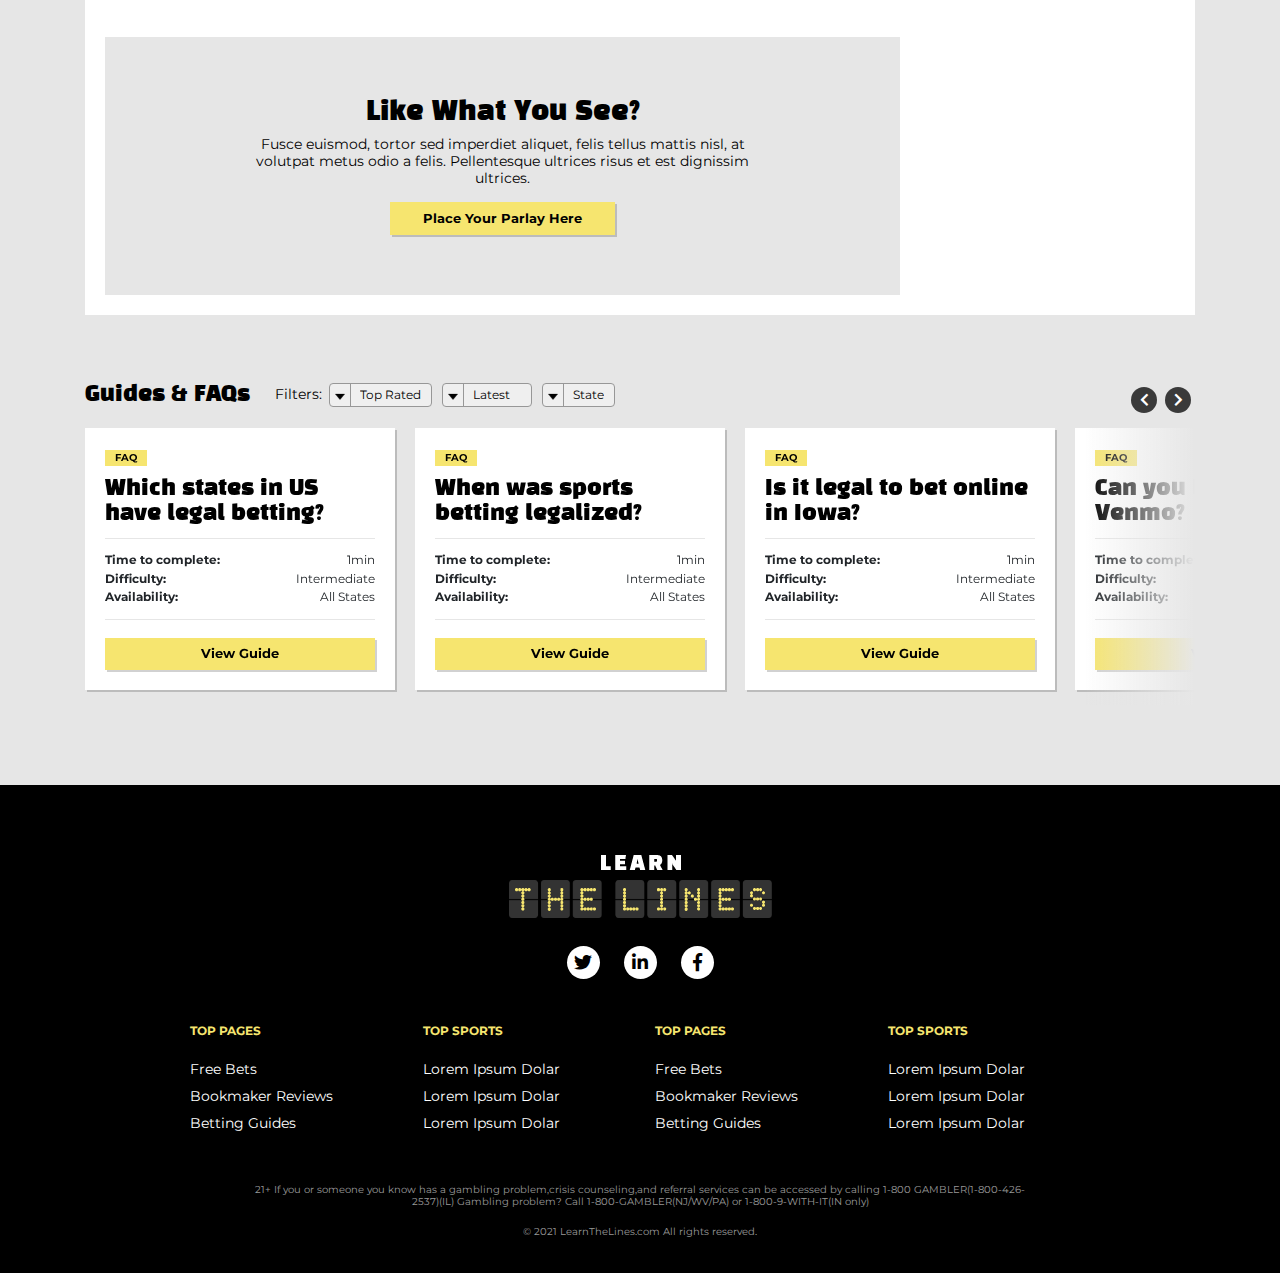
<file: article.html>
<!DOCTYPE html>
<html lang="en">

<head>
    <title>The Lines | Learns</title>
    <meta charset="utf-8">
    <meta name="viewport" content="width=device-width, initial-scale=1">
    <link rel="icon" href="./images/favicon.png" type="image/png">
    <link rel="stylesheet" href="assets/css/bootstrap.min.css" />
    <link rel="stylesheet" href="assets/css/owl.carousel.min.css" />
    <link rel="stylesheet" href="assets/css/fontawesome.css" />
    <link rel="stylesheet" href="assets/css/style.css" />
    <link rel="stylesheet" href="assets/css/responsive.css" />
</head>

<body>

    <div class="body-wrapper">
        <header>
            <div class="main-header">
                <div class="topbar">
                    <div class="top-left">
                        <p>50+ Sportsbooks Reviewed & Over $5,000 In Bonuses</p>
                    </div>
                    <div class="top-right">
                        <ul>
                            <li>
                                <div class="flag">
                                    <img src="./assets/images/flag.png" alt="">
                                    <span>Friday 3rd Sept, 14.52</span>
                                </div>
                            </li>
                            <li>
                                <select name="format" id="format">
                                    <option value="odds">Odds Format</option>
                                    <option value="odds">Odds Format</option>
                                </select>
                            </li>
                            <li>
                                <select name="NJ" id="nj">
                                    <option value="nj">NJ</option>
                                    <option value="nj">NJ</option>
                                </select>
                            </li>
                            <li>
                                <select name="Cest" id="cest">
                                    <option value="CEST">CEST</option>
                                    <option value="CEST">CEST</option>
                                </select>
                            </li>
                        </ul>
                    </div>
                </div>
                <nav class="navbar">
                    <div class="nav-logo">
                        <a href="./index.html">
                            <img src="./assets/images/learnthelines.png" alt="">
                        </a>
                    </div>
                    <div class="nav-menu desktop-menu">
                        <ul>
                            <li>
                                <a href="./betting-guides.html">
                                    <img src="./assets/images/header-guidebook.svg" alt="guidebook">
                                    <span>Guides</span>
                                </a>
                            </li>
                            <li>
                                <a href="./bookmaker-reviews.html">
                                    <img src="./assets/images/header-review.svg" alt="Review">
                                    <span>Reviews</span>
                                </a>
                            </li>
                            <li>
                                <a href="./state-level.html">
                                    <img src="./assets/images/header-offer.svg" alt="Offer">
                                    <span>Offers</span>
                                </a>
                            </li>
                            <li>
                                <a href="./betting-news.html">
                                    <img src="./assets/images/header-newspaper.svg" alt="news">
                                    <span>News</span>
                                </a>
                            </li>
                            <li>
                                <a href="./article.html">
                                    <img src="./assets/images/header-search.svg" alt="search">
                                    <span>Search</span>
                                </a>
                            </li>
                        </ul>
                    </div>
                    <div class="mobile-menu">
                        <button type="button" class="navbar-toggle" data-toggle="collapse" data-target="#myNavbar">
                            <span class="icon-bar"></span>
                            <span class="icon-bar"></span>
                            <span class="icon-bar"></span>
                        </button>
                        <div class="collapse navbar-collapse" id="myNavbar">
                            <ul class="nav navbar-nav headmenu">
                                <li class="dropdown active">
                                    <a class="dropdown-toggle" data-toggle="dropdown" href="#">Today</a>
                                    <ul class="dropdown-menu">
                                        <li><a href="#">Today's Racing</a></li>
                                        <li><a href="#">Today's Runners</a></li>
                                        <li><a href="#">Today's Jockeys & Drivers</a></li>
                                        <li><a href="#">Today's Trainers</a></li>
                                        <li><a href="#">Today's Rundown</a></li>
                                        <li><a href="#">Scratchings</a></li>
                                        <li><a href="#">Results</a></li>
                                        <li><a href="#">International Racing</a></li>
                                    </ul>
                                </li>
                                <li><a href="#">The Tipping Zone</a></li>
                                <li><a href="#">Read</a></li>
                                <li><a href="#">Watch</a></li>
                                <li><a href="#">Listen</a></li>
                                <li><a href="#">Betting</a></li>
                                <li><a href="#">Contact</a></li>
                            </ul>
                            <ul class="policy-menu headmenu">
                                <li><a href="#">Privacy</a></li>
                                <li><a href="#">Legal</a></li>
                                <li><a href="#">Responsible Gambling</a></li>
                            </ul>
                            <ul class="social-header">
                                <span>Follow Us</span>
                                <li><a href="#"><i class="fab fa-twitter"></i></a></li>
                                <li><a href="#"><i class="fab fa-linkedin-in"></i></a></li>
                                <li><a href="#"><i class="fab fa-facebook-f"></i></a></li>
                            </ul>
                        </div>
                    </div>
                </nav>
            </div>

            <div class="header-slider owl-carousel owl-theme">
                <div class="head-item">
                    <div class="bets-list">
                        <p class="name">Pittsburgh Steelers v Minnesota Vikings</p>
                        <span class="points">Best odds<a href="#">View All Odds</a></span>
                        <div class="bet-box">
                            <div class="return-box">
                                <div class="returns">
                                    <img src="./assets/images/bets.png" alt="">
                                    <h6>+100</h6>
                                </div>
                                <p>$10 returns $20</p>
                            </div>
                            <div class="return-box">
                                <div class="returns">
                                    <img src="./assets/images/OvalD.svg" alt="">
                                    <h6>-110</h6>
                                </div>
                                <p>$10 returns $19.09</p>
                            </div>
                        </div>
                    </div>
                </div>
                <div class="head-item">
                    <div class="bets-list">
                        <p class="name">Pittsburgh Steelers v Minnesota Vikings</p>
                        <span class="points">Best odds<a href="#">View All Odds</a></span>
                        <div class="bet-box">
                            <div class="return-box">
                                <div class="returns">
                                    <img src="./assets/images/bets.png" alt="">
                                    <h6>+100</h6>
                                </div>
                                <p>$10 returns $20</p>
                            </div>
                            <div class="return-box">
                                <div class="returns">
                                    <img src="./assets/images/OvalD.svg" alt="">
                                    <h6>-110</h6>
                                </div>
                                <p>$10 returns $19.09</p>
                            </div>
                        </div>
                    </div>
                </div>
                <div class="head-item">
                    <div class="bets-list">
                        <p class="name">Pittsburgh Steelers v Minnesota Vikings</p>
                        <span class="points">Best odds<a href="#">View All Odds</a></span>
                        <div class="bet-box">
                            <div class="return-box">
                                <div class="returns">
                                    <img src="./assets/images/bets.png" alt="">
                                    <h6>+100</h6>
                                </div>
                                <p>$10 returns $20</p>
                            </div>
                            <div class="return-box">
                                <div class="returns">
                                    <img src="./assets/images/OvalD.svg" alt="">
                                    <h6>-110</h6>
                                </div>
                                <p>$10 returns $19.09</p>
                            </div>
                        </div>
                    </div>
                </div>
                <div class="head-item">
                    <div class="bets-list">
                        <p class="name">Pittsburgh Steelers v Minnesota Vikings</p>
                        <span class="points">Best odds<a href="#">View All Odds</a></span>
                        <div class="bet-box">
                            <div class="return-box">
                                <div class="returns">
                                    <img src="./assets/images/bets.png" alt="">
                                    <h6>+100</h6>
                                </div>
                                <p>$10 returns $20</p>
                            </div>
                            <div class="return-box">
                                <div class="returns">
                                    <img src="./assets/images/OvalD.svg" alt="">
                                    <h6>-110</h6>
                                </div>
                                <p>$10 returns $19.09</p>
                            </div>
                        </div>
                    </div>
                </div>
                <div class="head-item">
                    <div class="bets-list">
                        <p class="name">Pittsburgh Steelers v Minnesota Vikings</p>
                        <span class="points">Best odds<a href="#">View All Odds</a></span>
                        <div class="bet-box">
                            <div class="return-box">
                                <div class="returns">
                                    <img src="./assets/images/bets.png" alt="">
                                    <h6>+100</h6>
                                </div>
                                <p>$10 returns $20</p>
                            </div>
                            <div class="return-box">
                                <div class="returns">
                                    <img src="./assets/images/OvalD.svg" alt="">
                                    <h6>-110</h6>
                                </div>
                                <p>$10 returns $19.09</p>
                            </div>
                        </div>
                    </div>
                </div>
                <div class="head-item">
                    <div class="bets-list">
                        <p class="name">Pittsburgh Steelers v Minnesota Vikings</p>
                        <span class="points">Best odds<a href="#">View All Odds</a></span>
                        <div class="bet-box">
                            <div class="return-box">
                                <div class="returns">
                                    <img src="./assets/images/bets.png" alt="">
                                    <h6>+100</h6>
                                </div>
                                <p>$10 returns $20</p>
                            </div>
                            <div class="return-box">
                                <div class="returns">
                                    <img src="./assets/images/OvalD.svg" alt="">
                                    <h6>-110</h6>
                                </div>
                                <p>$10 returns $19.09</p>
                            </div>
                        </div>
                    </div>
                </div>
                <div class="head-item">
                    <div class="bets-list">
                        <p class="name">Pittsburgh Steelers v Minnesota Vikings</p>
                        <span class="points">Best odds<a href="#">View All Odds</a></span>
                        <div class="bet-box">
                            <div class="return-box">
                                <div class="returns">
                                    <img src="./assets/images/bets.png" alt="">
                                    <h6>+100</h6>
                                </div>
                                <p>$10 returns $20</p>
                            </div>
                            <div class="return-box">
                                <div class="returns">
                                    <img src="./assets/images/OvalD.svg" alt="">
                                    <h6>-110</h6>
                                </div>
                                <p>$10 returns $19.09</p>
                            </div>
                        </div>
                    </div>
                </div>
            </div>
        </header>

        <div class="main-wrapper">

            <div class="breadcrumbs">
                <div class="container">
                    <ul>
                        <li><a href="#">Home</a></li>
                        <li><a href="#">Betting Guides</a></li>
                        <li><a href="#">Parlay Betting Guide</a></li>
                    </ul>
                </div>
            </div>

            <section class="article-section">
                <div class="container">
                    <div class="article-data">
                        <div class="row">
                            <div class="col-lg-9 col-md-8">
                                <div class="article-left">
                                    <div class="article-banner">
                                        <img src="./assets/images/article.png" alt="">
                                    </div>
                                    <div class="article-box">
                                        <h2>Parlay Betting Guide</h2>
                                        <ul class="sponsered">
                                            <span>By </span>
                                            <li><a href="#">Grand Salami</a></li>
                                            <li><a href="#">September 10th 2021</a></li>
                                            <li><a href="#">10 min read</a></li>
                                        </ul>
                                        <p>A parlay bet is a single sports bet that combines two or more bets into one. Parlays, multis and accumulators are a popular betting choice with bettors due to the potential for a larger payout. 
                                        </p>
                                        <p>While large payouts are a very attractive proposition, there is a slight catch. To successfully win your parlay bet and the sportsbook to payout the full amount, you will need to win every individual bet/selection. If just one of your selections loses your parlay bet will settle as loser. 
                                        </p>
                                        <p>Parlay bets are popular amongst general sports fans as it’s not just exclusive to one individual sport. You can combine different sports within one individual parlay. 
                                        </p>
                                        <p>Let’s say you fancy the La Lakers to beat the San Francisco Earthquakes in the NBA, Tampa Bay Buccaneers to beat the Detroit Lions in the NFL, Maple Leafs to brush aside Canadiens in the NHL and Justin Thomas to win the Masters. Your parlay bet would be four selections rolled into one otherwise known as a four-fold. Although the events and games are all across different sports, potentially different times and days, your parlay bet will still be valid and will just roll over from one event to another, assuming the preceding events are settled as winners.
                                        </p>
                                        <p>This parlay betting guide will explain exactly how parlay betting works, the method behind calculating a parlay, the pros and cons of parlay betting, when you should and shouldn’t bet on parlays and how parlay bets are won and lost. 
                                        </p>
                                        <br>
                                        <h4>How does parlay betting work?</h4>
                                        <p>All of the top established online sportsbooks will offer parlay bets as an option. Some sportsbooks may require you to login before you can see the markets but others such as Draft Kings allow you to browse the category of sports betting markets and even add them to a betslip before you sign up/place the bet (which is great for shopping around for best odds by the way!).
                                        </p>
                                        <p>Let’s say you’re feeling confident in the chances of Cincinnati Reds getting a win over Minnesota Twins in the MLB, New York Red Bulls to beat FC Cincinnati in the MLS and Tampa Bay to beat the Dallas Cowboys in the NFL. This will be three individual moneyline picks rolled into a parlay bet.
                                        </p>
                                        <p>Using Draft Kings as the example here; you would go to each sports market section on the site, so in this instance the MLB, MLS and NFL betting sections and select each team. As you can see in the examples below:
                                        </p>
                                        <p>You can see that I have selected my three individual moneyline picks. With CIN Reds at -225, New York Red Bulls at -160 and TB Buccaneers at -290. 
                                        </p>
                                        <p>When you are happy with the number of your parlay selections, you will see your selections will be added to your bet slip. For most bookies and Draft Kings included, this will pop up on the side of the screen but for other sportsbooks and in app versions of bookies this may appear down the bottom of the screen or elsewhere. 
                                        </p>
                                        <p>Now you can see that my three picks are all grouped together in my bet slip:</p>
                                        <p>Here you have the option to place three single moneyline bets or combine them in a parlay, teaser or round robin bet. In this case we want to place a parlay bet, so you enter your stake in the ‘3 Pick Parlay’ $ box and this will calculate your potential winnings.                                </p>
                                        <p>As all three selections are favorites (most likely to win according to the bookies), I’m feeling confident about the chances of landing this bet so I’m willing to stake $50 on this. 
                                        </p>
                                        <p>I have added my $50 stake to the 3 Pick Parlay option and you will see it has automatically calculated my $50 bet on the +215 odds parlay, showing that I would stand to win $157.83 if all three of my selections won.
                                        </p>
                                        <p>You’d then hit confirm and place your bet, watch the action unfold and keep your fingers crossed that your bet returns as a winner.</p>
                                        
                                        <div class="relevant-ads">
                                            <h4>Relevant Ads</h4>
                                            <div class="ads-row">
                                                <div class="ads-column">
                                                    <img src="./assets/images/bet.png" alt="">
                                                    <div class="add-data">
                                                        <h6>Lorem Ipsum Dolar</h6>
                                                        <p>Lorem ipsum dolor sit amet, consectetur adipiscing elit. Fusce a neque tortor. Class aptent taciti sociosqu ad litora torquent per conubia nostra.</p>
                                                        <a href="#" class="btn btn-primary">Click Here</a>
                                                    </div>
                                                </div>
                                                <div class="ads-column" style="background: #002E5A;">
                                                    <img src="./assets/images/Bitmap.png" alt="">
                                                    <div class="add-data">
                                                        <h6>Lorem Ipsum Dolar</h6>
                                                        <p>Lorem ipsum dolor sit amet, consectetur adipiscing elit. Fusce a neque tortor. Class aptent taciti sociosqu ad litora torquent per conubia nostra.</p>
                                                        <a href="#" class="btn btn-primary">Click Here</a>
                                                    </div>
                                                </div>
                                                <div class="ads-column" style="background: #212121;">
                                                    <img src="./assets/images/draftking.png" alt="">
                                                    <div class="add-data">
                                                        <h6>Lorem Ipsum Dolar</h6>
                                                        <p>Lorem ipsum dolor sit amet, consectetur adipiscing elit. Fusce a neque tortor. Class aptent taciti sociosqu ad litora torquent per conubia nostra.</p>
                                                        <a href="#" class="btn btn-primary">Click Here</a>
                                                    </div>
                                                </div>
                                            </div>
                                        </div>
        
                                        <h4>How to calculate a Parlay bet</h4>
                                        <p>A parlay bet can be a great option for punters because it offers the chance to get a much greater payout on shorter priced selections. 
                                        </p>
                                        <p>Taking the above example of the Cincinnati Reds beating Minnesota Twins in the MLB at odds of -225, New York Red Bulls to beat FC Cincinnati in the MLS at odds of -160 and Tampa Bay to beat the Dallas Cowboys in the NFL at odds of -290. 
                                        </p>
                                        <p>You will see that all three selections are the favourites in their games because the ‘-’ sign in moneyline betting odds, always represents the favorites, whereas the ‘+’ betting odds will be allocated to the underdog of the contest. Read more about that at our American Odds guide.
                                        </p>
                                        <p>If I wanted to place three individual single bets on those three results I would get a much smaller payout for example:</p>
                                        <p>A $20 single stake on Cincinnati Reds beating Minnesota Twins at odds of -225 would return just $28.89, and don’t forget $20s of that is your stake being returned so you are only making a profit of $8.89.</p>
                                        <p>A $20 single stake on New York Red Bulls beating FC Cincinnati at odds of -160 would return $32.50, a profit of just $12.50.</p>
                                        <p>A $20 single stake on Tampa Bay beating the Dallas Cowboys at odds of -290 would return $26.90, just a mere $6.90 profit.</p>
                                        <p>So using the above example, you’ve staked $60 and returned a total of $88.29 across three winning single bets. Using the same example with Draft Kings, I combined all three selections into one parlay with a $50 stake and returned a much more respectable $157.83 with the same result.</p>
                                        <p>However of course with single bets, if one loses and the other 2 win, you will still be paid out on the two winners, whereas with a parlay bet, if any of the three lose, your parlay bet will settle as a loser. So you need to weigh up the risk and reward factors.</p>
                                        <p>Effectively a parlay is a multiplier bet, where you multiply all the odds of your selections.</p>
                                        <p>Taking the above example again it would be -225 x -160 x -290. The easiest way to calculate a parlay bet is to convert the American odds into decimal odds.</p>
                                        <br>
                                        <h4>FAQs</h4>
        
                                        <div id="accordion" class="accordian">
                                            <div class="card">
                                                <div class="card-header" id="headingOne">
                                                    <button class="btn btn-link" data-toggle="collapse" data-target="#collapseOne" aria-expanded="true" aria-controls="collapseOne">
                                                        Is it legal to bet online in the USA?
                                                    </button>
                                                </div>
                                                <div id="collapseOne" class="collapse show" aria-labelledby="headingOne" data-parent="#accordion">
                                                    <div class="card-body">Lorem ipsum dolor sit amet, consectetur adipiscing elit. Nam aliquet ultricies ipsum ut tempor. Fusce dapibus pulvinar ligula quis pellentesque. Quisque sit amet felis lorem. In ultrices ornare venenatis. Morbi vitae nisi consequat, fringilla leo vitae, dictum metus. Vivamus quis venenatis lectus. Maecenas lobortis in nisl vel auctor. Nulla lacinia sit amet tortor sed aliquet.</div>
                                                </div>
                                            </div>
                                            <div class="card">
                                                <div class="card-header" id="headingTwo">
                                                    <button class="btn btn-link collapsed" data-toggle="collapse" data-target="#collapseTwo" aria-expanded="false" aria-controls="collapseTwo">
                                                        Is it legal to bet in my state?
                                                    </button>
                                                </div>
                                                <div id="collapseTwo" class="collapse" aria-labelledby="headingTwo" data-parent="#accordion">
                                                    <div class="card-body">Lorem ipsum dolor sit amet, consectetur adipiscing elit. Nam aliquet ultricies ipsum ut tempor. Fusce dapibus pulvinar ligula quis pellentesque. Quisque sit amet felis lorem. In ultrices ornare venenatis. Morbi vitae nisi consequat, fringilla leo vitae, dictum metus. Vivamus quis venenatis lectus. Maecenas lobortis in nisl vel auctor. Nulla lacinia sit amet tortor sed aliquet.</div>
                                                </div>
                                            </div>
                                            <div class="card">
                                                <div class="card-header" id="headingThree">
                                                    <button class="btn btn-link collapsed" data-toggle="collapse" data-target="#collapseThree" aria-expanded="false" aria-controls="collapseThree">
                                                        What is a parlay bet?
                                                    </button>
                                                </div>
                                                <div id="collapseThree" class="collapse" aria-labelledby="headingThree" data-parent="#accordion">
                                                    <div class="card-body">Lorem ipsum dolor sit amet, consectetur adipiscing elit. Nam aliquet ultricies ipsum ut tempor. Fusce dapibus pulvinar ligula quis pellentesque. Quisque sit amet felis lorem. In ultrices ornare venenatis. Morbi vitae nisi consequat, fringilla leo vitae, dictum metus. Vivamus quis venenatis lectus. Maecenas lobortis in nisl vel auctor. Nulla lacinia sit amet tortor sed aliquet.</div>
                                                </div>
                                            </div>
                                            <div class="card">
                                                <div class="card-header" id="headingFour">
                                                    <button class="btn btn-link collapsed" data-toggle="collapse" data-target="#collapseFour" aria-expanded="false" aria-controls="collapseFour">
                                                        How do I use the odds calculator?
                                                    </button>
                                                </div>
                                                <div id="collapseFour" class="collapse" aria-labelledby="headingFour" data-parent="#accordion">
                                                    <div class="card-body">Lorem ipsum dolor sit amet, consectetur adipiscing elit. Nam aliquet ultricies ipsum ut tempor. Fusce dapibus pulvinar ligula quis pellentesque. Quisque sit amet felis lorem. In ultrices ornare venenatis. Morbi vitae nisi consequat, fringilla leo vitae, dictum metus. Vivamus quis venenatis lectus. Maecenas lobortis in nisl vel auctor. Nulla lacinia sit amet tortor sed aliquet.</div>
                                                </div>
                                            </div>
                                            <div class="card">
                                                <div class="card-header" id="headingFive">
                                                    <button class="btn btn-link collapsed" data-toggle="collapse" data-target="#collapseFive" aria-expanded="false" aria-controls="collapseFive">
                                                        Which sports can I bet on?
                                                    </button>
                                                </div>
                                                <div id="collapseFive" class="collapse" aria-labelledby="headingFive" data-parent="#accordion">
                                                    <div class="card-body">Lorem ipsum dolor sit amet, consectetur adipiscing elit. Nam aliquet ultricies ipsum ut tempor. Fusce dapibus pulvinar ligula quis pellentesque. Quisque sit amet felis lorem. In ultrices ornare venenatis. Morbi vitae nisi consequat, fringilla leo vitae, dictum metus. Vivamus quis venenatis lectus. Maecenas lobortis in nisl vel auctor. Nulla lacinia sit amet tortor sed aliquet.</div>
                                                </div>
                                            </div>
                                        </div>
        
                                        <p>-160 odds would be 1.625 in decimal odds for the New York Red Bulls to beat FC Cincinnati. <br>
                                            -290 odds would be 1.3448 in decimal odds  for the Tampa Bay Bucs to beat the Dallas Cowboys.</p>
                                        <p>So now we have the three odds in decimals it the parlay calculation would look like this:</p>
                                        <p>1.4444 x 1.6225 x 1.3448 = 3.1515</p>
                                        <p>The return of your parlay payout would be around $157 off a $50 bet. </p>
                                        <p>Thankfully for you we have our own odds convertor and parlay calculator, so you will never have to worry about working out the calculations of a parlay bet yourself. </p>
                                   
                                        <div class="what-see">
                                            <div class="what-yousee">
                                                <h3>Like What You See?</h3>
                                                <p>Fusce euismod, tortor sed imperdiet aliquet, felis tellus mattis nisl, at volutpat metus odio a felis. Pellentesque ultrices risus et est dignissim ultrices. </p>
                                                <a href="#" class="btn btn-primary">Place Your Parlay Here</a>
                                            </div>
                                        </div>
                                    </div>
                                </div>
                            </div>
                            <div class="col-lg-3 col-md-4">
                                <div class="article-right">
                                    <h3>Contents</h3>
                                    <ol>
                                        <li class="active">1. Parlay Introduction</li>
                                        <li>2. How does parlay betting work?</li>
                                        <li>3. How to calculate a parlay bet</li>
                                        <li>4. Summary</li>
                                    </ol>
                                    <hr>
                                    <h3>Similar Articles</h3>
                                    <ul>
                                        <li><a href="#">Parlay bet simple calculation</a></li>
                                        <li><a href="#">How to place a win bet</a></li>
                                        <li><a href="#">How to place a same game parlay</a></li>
                                    </ul>
                                </div>
                            </div>
                        </div>
                    </div>
                </div>
            </section>

            <section class="faq-section">
                <div class="container">
                    <div class="heading">
                        <h4>Guides & FAQs</h4>
                        <div class="filters">
                            <span>Filters: </span>
                            <select class="form-select">
                                <option>Top Rated</option>
                                <option>Top Rated</option>
                            </select>
                            <select class="form-select">
                                <option>Latest</option>
                                <option>Oldest</option>
                                <option>Popular</option>
                            </select>
                            <select class="form-select">
                                <option>State</option>
                                <option>State</option>
                                <option>State</option>
                            </select>
                        </div>
                    </div>
                    <div class="faq-slider owl-carousel owl-theme">
                        <div class="item">
                            <span class="label-news">Faq</span>
                            <h4>Which states in US have legal betting?</h4>
                            <div class="table">
                                <table>
                                    <tr>
                                        <th>Time to complete:</th>
                                        <td>1min</td>
                                    </tr>
                                    <tr>
                                        <th>Difficulty:</th>
                                        <td>Intermediate</td>
                                    </tr>
                                    <tr>
                                        <th>Availability:</th>
                                        <td>All States</td>
                                    </tr>
                                </table>
                            </div>
                            <a href="#" class="btn btn-primary">View Guide</a>
                        </div>
                        <div class="item">
                            <span class="label-news">Faq</span>
                            <h4>When was sports betting legalized?</h4>
                            <div class="table">
                                <table>
                                    <tr>
                                        <th>Time to complete:</th>
                                        <td>1min</td>
                                    </tr>
                                    <tr>
                                        <th>Difficulty:</th>
                                        <td>Intermediate</td>
                                    </tr>
                                    <tr>
                                        <th>Availability:</th>
                                        <td>All States</td>
                                    </tr>
                                </table>
                            </div>
                            <a href="#" class="btn btn-primary">View Guide</a>
                        </div>
                        <div class="item">
                            <span class="label-news">Faq</span>
                            <h4>Is it legal to bet online in Iowa?</h4>
                            <div class="table">
                                <table>
                                    <tr>
                                        <th>Time to complete:</th>
                                        <td>1min</td>
                                    </tr>
                                    <tr>
                                        <th>Difficulty:</th>
                                        <td>Intermediate</td>
                                    </tr>
                                    <tr>
                                        <th>Availability:</th>
                                        <td>All States</td>
                                    </tr>
                                </table>
                            </div>
                            <a href="#" class="btn btn-primary">View Guide</a>
                        </div>
                        <div class="item">
                            <span class="label-news">Faq</span>
                            <h4>Can you bet with Venmo?</h4>
                            <div class="table">
                                <table>
                                    <tr>
                                        <th>Time to complete:</th>
                                        <td>1min</td>
                                    </tr>
                                    <tr>
                                        <th>Difficulty:</th>
                                        <td>Intermediate</td>
                                    </tr>
                                    <tr>
                                        <th>Availability:</th>
                                        <td>All States</td>
                                    </tr>
                                </table>
                            </div>
                            <a href="#" class="btn btn-primary">View Guide</a>
                        </div>
                        <div class="item">
                            <span class="label-news">Faq</span>
                            <h4>Which states in US have legal betting?</h4>
                            <div class="table">
                                <table>
                                    <tr>
                                        <th>Time to complete:</th>
                                        <td>1min</td>
                                    </tr>
                                    <tr>
                                        <th>Difficulty:</th>
                                        <td>Intermediate</td>
                                    </tr>
                                    <tr>
                                        <th>Availability:</th>
                                        <td>All States</td>
                                    </tr>
                                </table>
                            </div>
                            <a href="#" class="btn btn-primary">View Guide</a>
                        </div>
                        <div class="item">
                            <span class="label-news">Faq</span>
                            <h4>Which states in US have legal betting?</h4>
                            <div class="table">
                                <table>
                                    <tr>
                                        <th>Time to complete:</th>
                                        <td>1min</td>
                                    </tr>
                                    <tr>
                                        <th>Difficulty:</th>
                                        <td>Intermediate</td>
                                    </tr>
                                    <tr>
                                        <th>Availability:</th>
                                        <td>All States</td>
                                    </tr>
                                </table>
                            </div>
                            <a href="#" class="btn btn-primary">View Guide</a>
                        </div>
                        <div class="item">
                            <span class="label-news">Faq</span>
                            <h4>Is it legal to bet online in Iowa?</h4>
                            <div class="table">
                                <table>
                                    <tr>
                                        <th>Time to complete:</th>
                                        <td>1min</td>
                                    </tr>
                                    <tr>
                                        <th>Difficulty:</th>
                                        <td>Intermediate</td>
                                    </tr>
                                    <tr>
                                        <th>Availability:</th>
                                        <td>All States</td>
                                    </tr>
                                </table>
                            </div>
                            <a href="#" class="btn btn-primary">View Guide</a>
                        </div>
                        <div class="item">
                            <span class="label-news">Faq</span>
                            <h4>Can you bet with Venmo?</h4>
                            <div class="table">
                                <table>
                                    <tr>
                                        <th>Time to complete:</th>
                                        <td>1min</td>
                                    </tr>
                                    <tr>
                                        <th>Difficulty:</th>
                                        <td>Intermediate</td>
                                    </tr>
                                    <tr>
                                        <th>Availability:</th>
                                        <td>All States</td>
                                    </tr>
                                </table>
                            </div>
                            <a href="#" class="btn btn-primary">View Guide</a>
                        </div>
                    </div>
                </div>
            </section>

        </div>

        <footer>
            <div class="container">
                <div class="footer-wrap">
                    <div class="footer-logo">
                        <img src="./assets/images/footer-logo.png" alt="">
                    </div>
                    <ul class="footer-social">
                        <li>
                            <a href="#"><i class="fab fa-twitter"></i></a>
                        </li>
                        <li>
                            <a href="#"><i class="fab fa-linkedin-in"></i></a>
                        </li>
                        <li>
                            <a href="#"><i class="fab fa-facebook-f"></i></a>
                        </li>
                    </ul>

                    <div class="footer-menu">
                        <div class="row">
                            <div class="col-md-3 col-sm-6 col-6">
                                <div class="menu">
                                    <h6>TOP PAGES</h6>
                                    <ul>
                                        <li><a href="#">Free Bets</a></li>
                                        <li><a href="#">Bookmaker Reviews</a></li>
                                        <li><a href="#">Betting Guides</a></li>
                                    </ul>
                                </div>
                            </div>
                            <div class="col-md-3 col-sm-6 col-6">
                                <div class="menu">
                                    <h6>TOP SPORTS</h6>
                                    <ul>
                                        <li><a href="#">Lorem Ipsum Dolar</a></li>
                                        <li><a href="#">Lorem Ipsum Dolar</a></li>
                                        <li><a href="#">Lorem Ipsum Dolar</a></li>
                                    </ul>
                                </div>
                            </div>
                            <div class="col-md-3 col-sm-6 col-6">
                                <div class="menu">
                                    <h6>TOP PAGES</h6>
                                    <ul>
                                        <li><a href="#">Free Bets</a></li>
                                        <li><a href="#">Bookmaker Reviews</a></li>
                                        <li><a href="#">Betting Guides</a></li>
                                    </ul>
                                </div>
                            </div>
                            <div class="col-md-3 col-sm-6 col-6">
                                <div class="menu">
                                    <h6>TOP SPORTS</h6>
                                    <ul>
                                        <li><a href="#">Lorem Ipsum Dolar</a></li>
                                        <li><a href="#">Lorem Ipsum Dolar</a></li>
                                        <li><a href="#">Lorem Ipsum Dolar</a></li>
                                    </ul>
                                </div>
                            </div>
                        </div>
                    </div>

                    <div class="copyrights">
                        <p class="copy-note">21+ If you or someone you know has a gambling problem,crisis counseling,and referral services can be accessed by calling 1-800 GAMBLER(1-800-426-2537)(IL) 
                            Gambling problem? Call 1-800-GAMBLER(NJ/WV/PA) or 1-800-9-WITH-IT(IN only)</p>
                        <p>© 2021 LearnTheLines.com All rights reserved.</p>
                    </div>
                </div>
            </div>
        </footer>

    </div>

    <script type="text/javascript" src="assets/js/jquery.min.js"></script>
    <script type="text/javascript" src="assets/js/bootstrap.min.js"></script>
    <script type="text/javascript" src="assets/js/popper.min.js"></script>
    <script type="text/javascript" src="assets/js/owl.carousel.min.js"></script>
    <script type="text/javascript" src="assets/js/custom.js"></script>
</body>

</html>
</file>
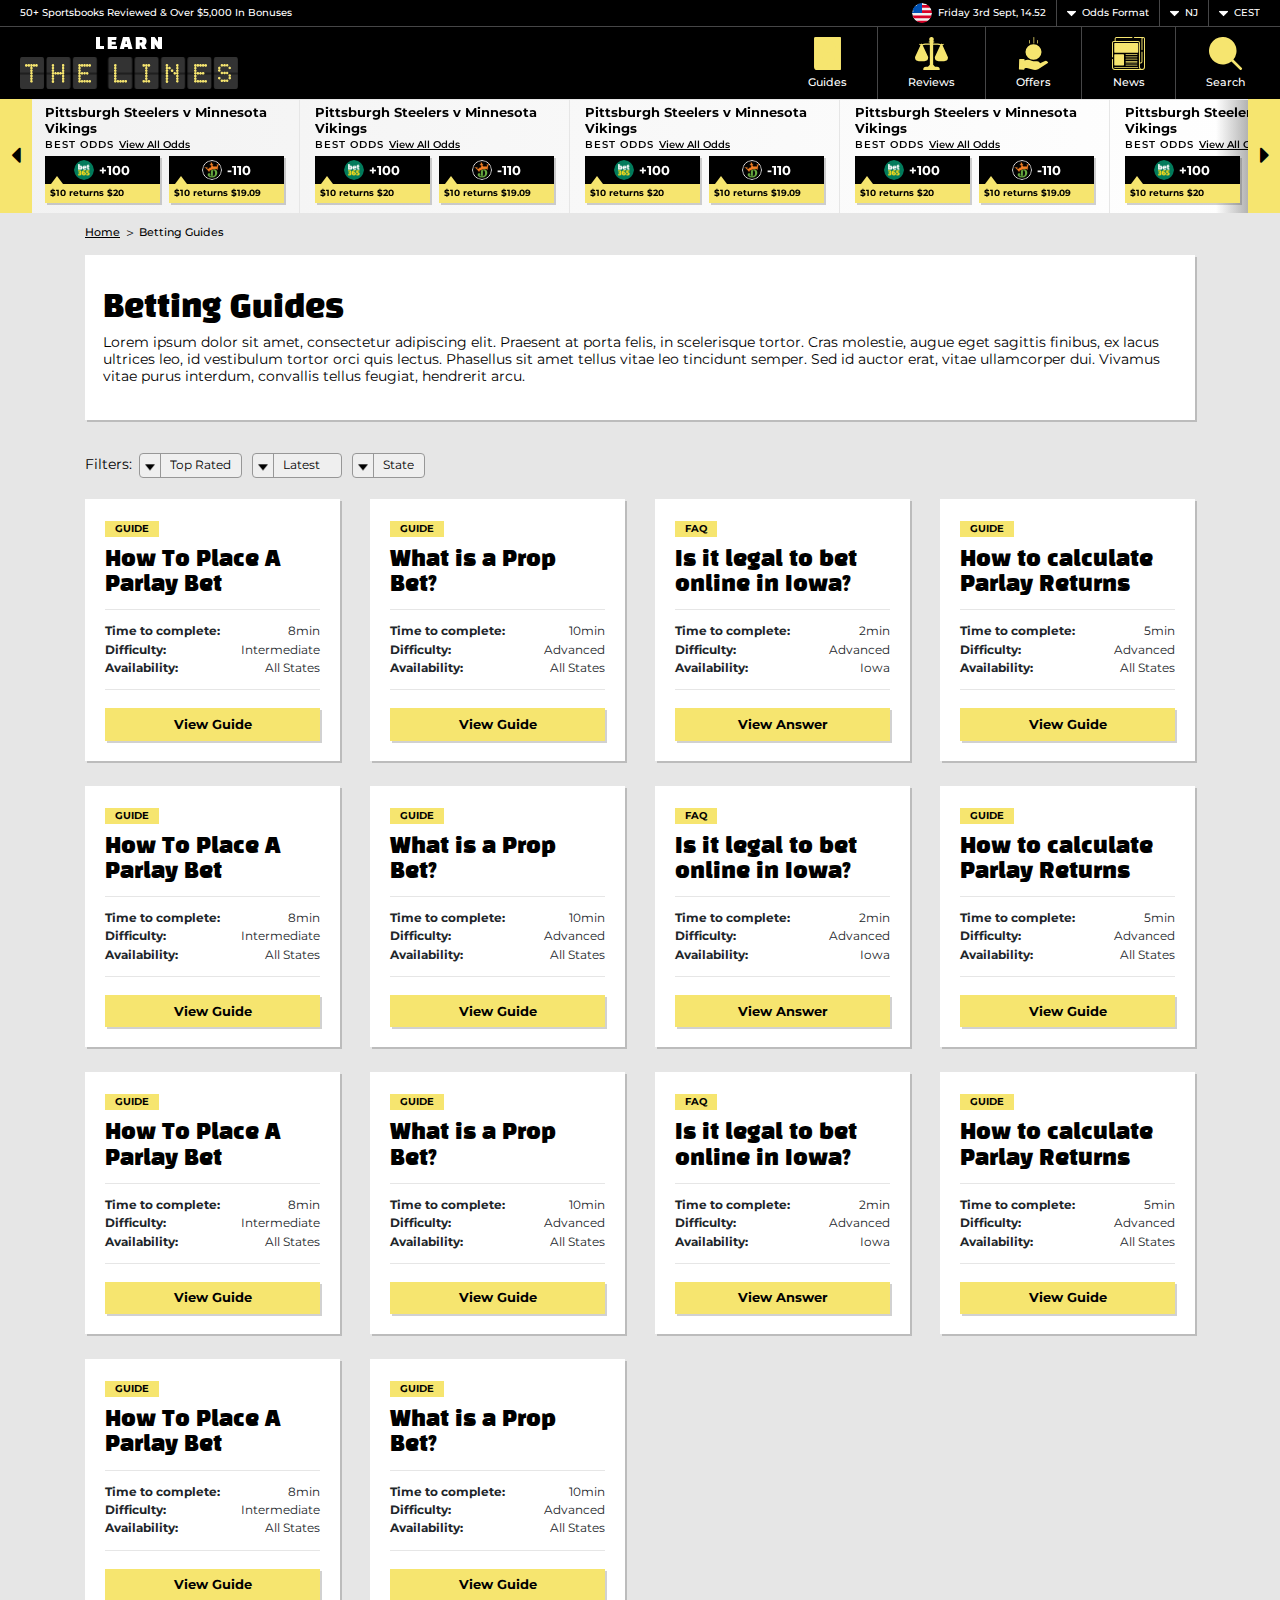
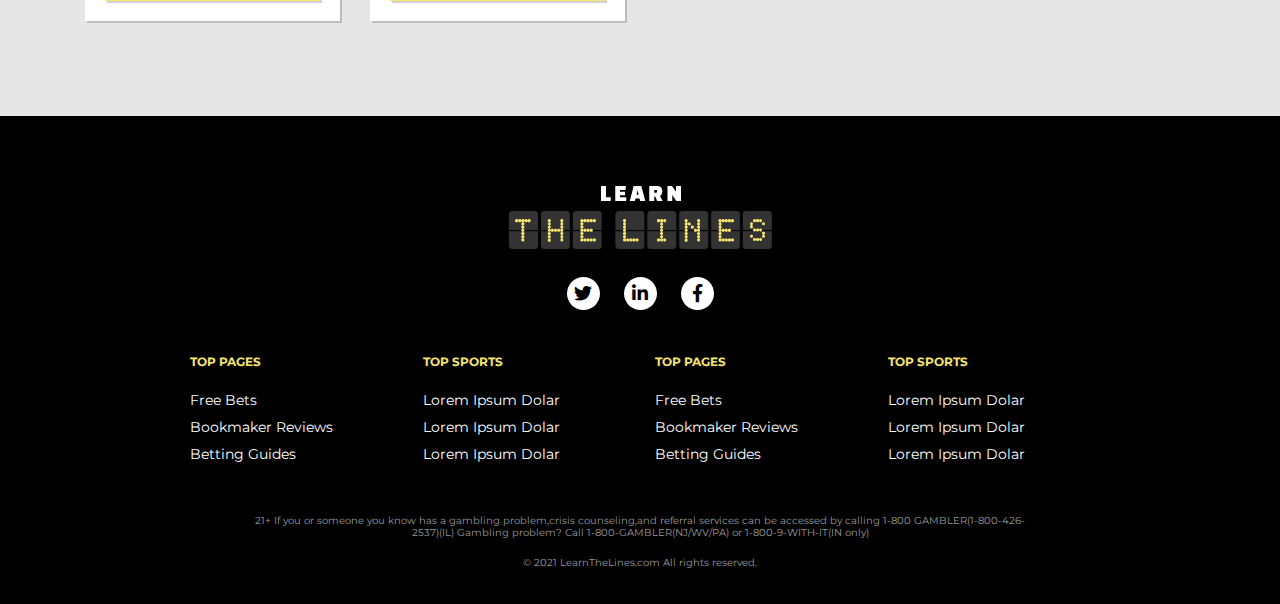
<file: betting-guides.html>
<!DOCTYPE html>
<html lang="en">

<head>
    <title>The Lines | Learns</title>
    <meta charset="utf-8">
    <meta name="viewport" content="width=device-width, initial-scale=1">
    <link rel="icon" href="./images/favicon.png" type="image/png">
    <link rel="stylesheet" href="assets/css/bootstrap.min.css" />
    <link rel="stylesheet" href="assets/css/owl.carousel.min.css" />
    <link rel="stylesheet" href="assets/css/fontawesome.css" />
    <link rel="stylesheet" href="assets/css/style.css" />
    <link rel="stylesheet" href="assets/css/responsive.css" />
</head>

<body>

    <div class="body-wrapper">
        <header>
            <div class="main-header">
                <div class="topbar">
                    <div class="top-left">
                        <p>50+ Sportsbooks Reviewed & Over $5,000 In Bonuses</p>
                    </div>
                    <div class="top-right">
                        <ul>
                            <li>
                                <div class="flag">
                                    <img src="./assets/images/flag.png" alt="">
                                    <span>Friday 3rd Sept, 14.52</span>
                                </div>
                            </li>
                            <li>
                                <select name="format" id="format">
                                    <option value="odds">Odds Format</option>
                                    <option value="odds">Odds Format</option>
                                </select>
                            </li>
                            <li>
                                <select name="NJ" id="nj">
                                    <option value="nj">NJ</option>
                                    <option value="nj">NJ</option>
                                </select>
                            </li>
                            <li>
                                <select name="Cest" id="cest">
                                    <option value="CEST">CEST</option>
                                    <option value="CEST">CEST</option>
                                </select>
                            </li>
                        </ul>
                    </div>
                </div>
                <nav class="navbar">
                    <div class="nav-logo">
                        <a href="./index.html">
                            <img src="./assets/images/learnthelines.png" alt="">
                        </a>
                    </div>
                    <div class="nav-menu desktop-menu">
                        <ul>
                            <li>
                                <a href="./betting-guides.html">
                                    <img src="./assets/images/header-guidebook.svg" alt="guidebook">
                                    <span>Guides</span>
                                </a>
                            </li>
                            <li>
                                <a href="./bookmaker-reviews.html">
                                    <img src="./assets/images/header-review.svg" alt="Review">
                                    <span>Reviews</span>
                                </a>
                            </li>
                            <li>
                                <a href="./state-level.html">
                                    <img src="./assets/images/header-offer.svg" alt="Offer">
                                    <span>Offers</span>
                                </a>
                            </li>
                            <li>
                                <a href="./betting-news.html">
                                    <img src="./assets/images/header-newspaper.svg" alt="news">
                                    <span>News</span>
                                </a>
                            </li>
                            <li>
                                <a href="./article.html">
                                    <img src="./assets/images/header-search.svg" alt="search">
                                    <span>Search</span>
                                </a>
                            </li>
                        </ul>
                    </div>
                    <div class="mobile-menu">
                        <button type="button" class="navbar-toggle" data-toggle="collapse" data-target="#myNavbar">
                            <span class="icon-bar"></span>
                            <span class="icon-bar"></span>
                            <span class="icon-bar"></span>
                        </button>
                        <div class="collapse navbar-collapse" id="myNavbar">
                            <ul class="nav navbar-nav headmenu">
                                <li class="dropdown active">
                                    <a class="dropdown-toggle" data-toggle="dropdown" href="#">Today</a>
                                    <ul class="dropdown-menu">
                                        <li><a href="#">Today's Racing</a></li>
                                        <li><a href="#">Today's Runners</a></li>
                                        <li><a href="#">Today's Jockeys & Drivers</a></li>
                                        <li><a href="#">Today's Trainers</a></li>
                                        <li><a href="#">Today's Rundown</a></li>
                                        <li><a href="#">Scratchings</a></li>
                                        <li><a href="#">Results</a></li>
                                        <li><a href="#">International Racing</a></li>
                                    </ul>
                                </li>
                                <li><a href="#">The Tipping Zone</a></li>
                                <li><a href="#">Read</a></li>
                                <li><a href="#">Watch</a></li>
                                <li><a href="#">Listen</a></li>
                                <li><a href="#">Betting</a></li>
                                <li><a href="#">Contact</a></li>
                            </ul>
                            <ul class="policy-menu headmenu">
                                <li><a href="#">Privacy</a></li>
                                <li><a href="#">Legal</a></li>
                                <li><a href="#">Responsible Gambling</a></li>
                            </ul>
                            <ul class="social-header">
                                <span>Follow Us</span>
                                <li><a href="#"><i class="fab fa-twitter"></i></a></li>
                                <li><a href="#"><i class="fab fa-linkedin-in"></i></a></li>
                                <li><a href="#"><i class="fab fa-facebook-f"></i></a></li>
                            </ul>
                        </div>
                    </div>
                </nav>
            </div>

            <div class="header-slider owl-carousel owl-theme">
                <div class="head-item">
                    <div class="bets-list">
                        <p class="name">Pittsburgh Steelers v Minnesota Vikings</p>
                        <span class="points">Best odds<a href="#">View All Odds</a></span>
                        <div class="bet-box">
                            <div class="return-box">
                                <div class="returns">
                                    <img src="./assets/images/bets.png" alt="">
                                    <h6>+100</h6>
                                </div>
                                <p>$10 returns $20</p>
                            </div>
                            <div class="return-box">
                                <div class="returns">
                                    <img src="./assets/images/OvalD.svg" alt="">
                                    <h6>-110</h6>
                                </div>
                                <p>$10 returns $19.09</p>
                            </div>
                        </div>
                    </div>
                </div>
                <div class="head-item">
                    <div class="bets-list">
                        <p class="name">Pittsburgh Steelers v Minnesota Vikings</p>
                        <span class="points">Best odds<a href="#">View All Odds</a></span>
                        <div class="bet-box">
                            <div class="return-box">
                                <div class="returns">
                                    <img src="./assets/images/bets.png" alt="">
                                    <h6>+100</h6>
                                </div>
                                <p>$10 returns $20</p>
                            </div>
                            <div class="return-box">
                                <div class="returns">
                                    <img src="./assets/images/OvalD.svg" alt="">
                                    <h6>-110</h6>
                                </div>
                                <p>$10 returns $19.09</p>
                            </div>
                        </div>
                    </div>
                </div>
                <div class="head-item">
                    <div class="bets-list">
                        <p class="name">Pittsburgh Steelers v Minnesota Vikings</p>
                        <span class="points">Best odds<a href="#">View All Odds</a></span>
                        <div class="bet-box">
                            <div class="return-box">
                                <div class="returns">
                                    <img src="./assets/images/bets.png" alt="">
                                    <h6>+100</h6>
                                </div>
                                <p>$10 returns $20</p>
                            </div>
                            <div class="return-box">
                                <div class="returns">
                                    <img src="./assets/images/OvalD.svg" alt="">
                                    <h6>-110</h6>
                                </div>
                                <p>$10 returns $19.09</p>
                            </div>
                        </div>
                    </div>
                </div>
                <div class="head-item">
                    <div class="bets-list">
                        <p class="name">Pittsburgh Steelers v Minnesota Vikings</p>
                        <span class="points">Best odds<a href="#">View All Odds</a></span>
                        <div class="bet-box">
                            <div class="return-box">
                                <div class="returns">
                                    <img src="./assets/images/bets.png" alt="">
                                    <h6>+100</h6>
                                </div>
                                <p>$10 returns $20</p>
                            </div>
                            <div class="return-box">
                                <div class="returns">
                                    <img src="./assets/images/OvalD.svg" alt="">
                                    <h6>-110</h6>
                                </div>
                                <p>$10 returns $19.09</p>
                            </div>
                        </div>
                    </div>
                </div>
                <div class="head-item">
                    <div class="bets-list">
                        <p class="name">Pittsburgh Steelers v Minnesota Vikings</p>
                        <span class="points">Best odds<a href="#">View All Odds</a></span>
                        <div class="bet-box">
                            <div class="return-box">
                                <div class="returns">
                                    <img src="./assets/images/bets.png" alt="">
                                    <h6>+100</h6>
                                </div>
                                <p>$10 returns $20</p>
                            </div>
                            <div class="return-box">
                                <div class="returns">
                                    <img src="./assets/images/OvalD.svg" alt="">
                                    <h6>-110</h6>
                                </div>
                                <p>$10 returns $19.09</p>
                            </div>
                        </div>
                    </div>
                </div>
                <div class="head-item">
                    <div class="bets-list">
                        <p class="name">Pittsburgh Steelers v Minnesota Vikings</p>
                        <span class="points">Best odds<a href="#">View All Odds</a></span>
                        <div class="bet-box">
                            <div class="return-box">
                                <div class="returns">
                                    <img src="./assets/images/bets.png" alt="">
                                    <h6>+100</h6>
                                </div>
                                <p>$10 returns $20</p>
                            </div>
                            <div class="return-box">
                                <div class="returns">
                                    <img src="./assets/images/OvalD.svg" alt="">
                                    <h6>-110</h6>
                                </div>
                                <p>$10 returns $19.09</p>
                            </div>
                        </div>
                    </div>
                </div>
                <div class="head-item">
                    <div class="bets-list">
                        <p class="name">Pittsburgh Steelers v Minnesota Vikings</p>
                        <span class="points">Best odds<a href="#">View All Odds</a></span>
                        <div class="bet-box">
                            <div class="return-box">
                                <div class="returns">
                                    <img src="./assets/images/bets.png" alt="">
                                    <h6>+100</h6>
                                </div>
                                <p>$10 returns $20</p>
                            </div>
                            <div class="return-box">
                                <div class="returns">
                                    <img src="./assets/images/OvalD.svg" alt="">
                                    <h6>-110</h6>
                                </div>
                                <p>$10 returns $19.09</p>
                            </div>
                        </div>
                    </div>
                </div>
            </div>
        </header>

        <div class="main-wrapper">
            <div class="breadcrumbs">
                <div class="container">
                    <ul>
                        <li><a href="#">Home</a></li>
                        <li><a href="#">Betting Guides</a></li>
                    </ul>
                </div>
            </div>

            <section class="hero-section">
                <div class="container">
                    <div class="white-box">
                        <h2>Betting Guides</h2>
                        <p>Lorem ipsum dolor sit amet, consectetur adipiscing elit. Praesent at porta felis, in scelerisque tortor. Cras molestie, augue eget sagittis finibus, ex lacus ultrices leo, id vestibulum tortor orci quis lectus. Phasellus sit amet tellus vitae leo tincidunt semper. Sed id auctor erat, vitae ullamcorper dui. Vivamus vitae purus interdum, convallis tellus feugiat, hendrerit arcu.
                        </p>                
                    </div>
                </div>
            </section>

            <section class="guide-section">
                <div class="container">
                     <div class="heading">
                        <div class="filters">
                            <span>Filters: </span>
                            <select class="form-select">
                                <option>Top Rated</option>
                                <option>Top Rated</option>
                            </select>
                            <select class="form-select">
                                <option>Latest</option>
                                <option>Oldest</option>
                                <option>Popular</option>
                            </select>
                            <select class="form-select">
                                <option>State</option>
                                <option>State</option>
                                <option>State</option>
                            </select>
                        </div>
                    </div>

                    <div class="row">
                        <div class="col-xl-3 col-lg-4 col-md-6 height-bx">
                            <div class="guide-bx">
                                <span class="label-news">guide</span>
                                <h4>How To Place A Parlay Bet</h4>
                                <div class="table">
                                    <table>
                                        <tbody>
                                        <tr>
                                            <th>Time to complete:</th>
                                            <td>8min</td>
                                        </tr>
                                        <tr>
                                            <th>Difficulty:</th>
                                            <td>Intermediate</td>
                                        </tr>
                                        <tr>
                                            <th>Availability:</th>
                                            <td>All States</td>
                                        </tr>
                                        </tbody>
                                    </table>
                                </div>
                                <a href="#" class="btn btn-primary">View Guide</a>
                            </div>
                        </div>

                        <div class="col-xl-3 col-lg-4 col-md-6 height-bx">
                            <div class="guide-bx">
                                <span class="label-news">guide</span>
                                <h4>What is a Prop Bet?</h4>
                                <div class="table">
                                    <table>
                                        <tbody>
                                        <tr>
                                            <th>Time to complete:</th>
                                            <td>10min</td>
                                        </tr>
                                        <tr>
                                            <th>Difficulty:</th>
                                            <td>Advanced</td>
                                        </tr>
                                        <tr>
                                            <th>Availability:</th>
                                            <td>All States</td>
                                        </tr>
                                        </tbody>
                                    </table>
                                </div>
                                <a href="#" class="btn btn-primary">View Guide</a>
                            </div>
                        </div>

                        <div class="col-xl-3 col-lg-4 col-md-6 height-bx">
                            <div class="guide-bx">
                                <span class="label-news">faq</span>
                                <h4>Is it legal to bet online in Iowa?</h4>
                                <div class="table">
                                    <table>
                                        <tbody>
                                        <tr>
                                            <th>Time to complete:</th>
                                            <td>2min</td>
                                        </tr>
                                        <tr>
                                            <th>Difficulty:</th>
                                            <td>Advanced</td>
                                        </tr>
                                        <tr>
                                            <th>Availability:</th>
                                            <td>Iowa</td>
                                        </tr>
                                        </tbody>
                                    </table>
                                </div>
                                <a href="#" class="btn btn-primary">View Answer</a>
                            </div>
                        </div>

                        <div class="col-xl-3 col-lg-4 col-md-6 height-bx">
                            <div class="guide-bx">
                                <span class="label-news">guide</span>
                                <h4>How to calculate Parlay Returns</h4>
                                <div class="table">
                                    <table>
                                        <tbody>
                                        <tr>
                                            <th>Time to complete:</th>
                                            <td>5min</td>
                                        </tr>
                                        <tr>
                                            <th>Difficulty:</th>
                                            <td>Advanced</td>
                                        </tr>
                                        <tr>
                                            <th>Availability:</th>
                                            <td>All States</td>
                                        </tr>
                                        </tbody>
                                    </table>
                                </div>
                                <a href="#" class="btn btn-primary">View Guide</a>
                            </div>
                        </div>


                        <div class="col-xl-3 col-lg-4 col-md-6 height-bx">
                            <div class="guide-bx">
                                <span class="label-news">guide</span>
                                <h4>How To Place A Parlay Bet</h4>
                                <div class="table">
                                    <table>
                                        <tbody>
                                        <tr>
                                            <th>Time to complete:</th>
                                            <td>8min</td>
                                        </tr>
                                        <tr>
                                            <th>Difficulty:</th>
                                            <td>Intermediate</td>
                                        </tr>
                                        <tr>
                                            <th>Availability:</th>
                                            <td>All States</td>
                                        </tr>
                                        </tbody>
                                    </table>
                                </div>
                                <a href="#" class="btn btn-primary">View Guide</a>
                            </div>
                        </div>

                        <div class="col-xl-3 col-lg-4 col-md-6 height-bx">
                            <div class="guide-bx">
                                <span class="label-news">guide</span>
                                <h4>What is a Prop Bet?</h4>
                                <div class="table">
                                    <table>
                                        <tbody>
                                        <tr>
                                            <th>Time to complete:</th>
                                            <td>10min</td>
                                        </tr>
                                        <tr>
                                            <th>Difficulty:</th>
                                            <td>Advanced</td>
                                        </tr>
                                        <tr>
                                            <th>Availability:</th>
                                            <td>All States</td>
                                        </tr>
                                        </tbody>
                                    </table>
                                </div>
                                <a href="#" class="btn btn-primary">View Guide</a>
                            </div>
                        </div>

                        <div class="col-xl-3 col-lg-4 col-md-6 height-bx">
                            <div class="guide-bx">
                                <span class="label-news">faq</span>
                                <h4>Is it legal to bet online in Iowa?</h4>
                                <div class="table">
                                    <table>
                                        <tbody>
                                        <tr>
                                            <th>Time to complete:</th>
                                            <td>2min</td>
                                        </tr>
                                        <tr>
                                            <th>Difficulty:</th>
                                            <td>Advanced</td>
                                        </tr>
                                        <tr>
                                            <th>Availability:</th>
                                            <td>Iowa</td>
                                        </tr>
                                        </tbody>
                                    </table>
                                </div>
                                <a href="#" class="btn btn-primary">View Answer</a>
                            </div>
                        </div>

                        <div class="col-xl-3 col-lg-4 col-md-6 height-bx">
                            <div class="guide-bx">
                                <span class="label-news">guide</span>
                                <h4>How to calculate Parlay Returns</h4>
                                <div class="table">
                                    <table>
                                        <tbody>
                                        <tr>
                                            <th>Time to complete:</th>
                                            <td>5min</td>
                                        </tr>
                                        <tr>
                                            <th>Difficulty:</th>
                                            <td>Advanced</td>
                                        </tr>
                                        <tr>
                                            <th>Availability:</th>
                                            <td>All States</td>
                                        </tr>
                                        </tbody>
                                    </table>
                                </div>
                                <a href="#" class="btn btn-primary">View Guide</a>
                            </div>
                        </div>


                        <div class="col-xl-3 col-lg-4 col-md-6 height-bx">
                            <div class="guide-bx">
                                <span class="label-news">guide</span>
                                <h4>How To Place A Parlay Bet</h4>
                                <div class="table">
                                    <table>
                                        <tbody>
                                        <tr>
                                            <th>Time to complete:</th>
                                            <td>8min</td>
                                        </tr>
                                        <tr>
                                            <th>Difficulty:</th>
                                            <td>Intermediate</td>
                                        </tr>
                                        <tr>
                                            <th>Availability:</th>
                                            <td>All States</td>
                                        </tr>
                                        </tbody>
                                    </table>
                                </div>
                                <a href="#" class="btn btn-primary">View Guide</a>
                            </div>
                        </div>

                        <div class="col-xl-3 col-lg-4 col-md-6 height-bx">
                            <div class="guide-bx">
                                <span class="label-news">guide</span>
                                <h4>What is a Prop Bet?</h4>
                                <div class="table">
                                    <table>
                                        <tbody>
                                        <tr>
                                            <th>Time to complete:</th>
                                            <td>10min</td>
                                        </tr>
                                        <tr>
                                            <th>Difficulty:</th>
                                            <td>Advanced</td>
                                        </tr>
                                        <tr>
                                            <th>Availability:</th>
                                            <td>All States</td>
                                        </tr>
                                        </tbody>
                                    </table>
                                </div>
                                <a href="#" class="btn btn-primary">View Guide</a>
                            </div>
                        </div>

                        <div class="col-xl-3 col-lg-4 col-md-6 height-bx">
                            <div class="guide-bx">
                                <span class="label-news">faq</span>
                                <h4>Is it legal to bet online in Iowa?</h4>
                                <div class="table">
                                    <table>
                                        <tbody>
                                        <tr>
                                            <th>Time to complete:</th>
                                            <td>2min</td>
                                        </tr>
                                        <tr>
                                            <th>Difficulty:</th>
                                            <td>Advanced</td>
                                        </tr>
                                        <tr>
                                            <th>Availability:</th>
                                            <td>Iowa</td>
                                        </tr>
                                        </tbody>
                                    </table>
                                </div>
                                <a href="#" class="btn btn-primary">View Answer</a>
                            </div>
                        </div>

                        <div class="col-xl-3 col-lg-4 col-md-6 height-bx">
                            <div class="guide-bx">
                                <span class="label-news">guide</span>
                                <h4>How to calculate Parlay Returns</h4>
                                <div class="table">
                                    <table>
                                        <tbody>
                                        <tr>
                                            <th>Time to complete:</th>
                                            <td>5min</td>
                                        </tr>
                                        <tr>
                                            <th>Difficulty:</th>
                                            <td>Advanced</td>
                                        </tr>
                                        <tr>
                                            <th>Availability:</th>
                                            <td>All States</td>
                                        </tr>
                                        </tbody>
                                    </table>
                                </div>
                                <a href="#" class="btn btn-primary">View Guide</a>
                            </div>
                        </div>

                        <div class="col-xl-3 col-lg-4 col-md-6 height-bx">
                            <div class="guide-bx">
                                <span class="label-news">guide</span>
                                <h4>How To Place A Parlay Bet</h4>
                                <div class="table">
                                    <table>
                                        <tbody>
                                        <tr>
                                            <th>Time to complete:</th>
                                            <td>8min</td>
                                        </tr>
                                        <tr>
                                            <th>Difficulty:</th>
                                            <td>Intermediate</td>
                                        </tr>
                                        <tr>
                                            <th>Availability:</th>
                                            <td>All States</td>
                                        </tr>
                                        </tbody>
                                    </table>
                                </div>
                                <a href="#" class="btn btn-primary">View Guide</a>
                            </div>
                        </div>

                        <div class="col-xl-3 col-lg-4 col-md-6 height-bx">
                            <div class="guide-bx">
                                <span class="label-news">guide</span>
                                <h4>What is a Prop Bet?</h4>
                                <div class="table">
                                    <table>
                                        <tbody>
                                        <tr>
                                            <th>Time to complete:</th>
                                            <td>10min</td>
                                        </tr>
                                        <tr>
                                            <th>Difficulty:</th>
                                            <td>Advanced</td>
                                        </tr>
                                        <tr>
                                            <th>Availability:</th>
                                            <td>All States</td>
                                        </tr>
                                        </tbody>
                                    </table>
                                </div>
                                <a href="#" class="btn btn-primary">View Guide</a>
                            </div>
                        </div>
                    </div>
                </div>
            </section>
        </div>

        <footer>
            <div class="container">
                <div class="footer-wrap">
                    <div class="footer-logo">
                        <img src="./assets/images/footer-logo.png" alt="">
                    </div>
                    <ul class="footer-social">
                        <li>
                            <a href="#"><i class="fab fa-twitter"></i></a>
                        </li>
                        <li>
                            <a href="#"><i class="fab fa-linkedin-in"></i></a>
                        </li>
                        <li>
                            <a href="#"><i class="fab fa-facebook-f"></i></a>
                        </li>
                    </ul>

                    <div class="footer-menu">
                        <div class="row">
                            <div class="col-md-3 col-sm-6 col-6">
                                <div class="menu">
                                    <h6>TOP PAGES</h6>
                                    <ul>
                                        <li><a href="#">Free Bets</a></li>
                                        <li><a href="#">Bookmaker Reviews</a></li>
                                        <li><a href="#">Betting Guides</a></li>
                                    </ul>
                                </div>
                            </div>
                            <div class="col-md-3 col-sm-6 col-6">
                                <div class="menu">
                                    <h6>TOP SPORTS</h6>
                                    <ul>
                                        <li><a href="#">Lorem Ipsum Dolar</a></li>
                                        <li><a href="#">Lorem Ipsum Dolar</a></li>
                                        <li><a href="#">Lorem Ipsum Dolar</a></li>
                                    </ul>
                                </div>
                            </div>
                            <div class="col-md-3 col-sm-6 col-6">
                                <div class="menu">
                                    <h6>TOP PAGES</h6>
                                    <ul>
                                        <li><a href="#">Free Bets</a></li>
                                        <li><a href="#">Bookmaker Reviews</a></li>
                                        <li><a href="#">Betting Guides</a></li>
                                    </ul>
                                </div>
                            </div>
                            <div class="col-md-3 col-sm-6 col-6">
                                <div class="menu">
                                    <h6>TOP SPORTS</h6>
                                    <ul>
                                        <li><a href="#">Lorem Ipsum Dolar</a></li>
                                        <li><a href="#">Lorem Ipsum Dolar</a></li>
                                        <li><a href="#">Lorem Ipsum Dolar</a></li>
                                    </ul>
                                </div>
                            </div>
                        </div>
                    </div>

                    <div class="copyrights">
                        <p class="copy-note">21+ If you or someone you know has a gambling problem,crisis counseling,and referral services can be accessed by calling 1-800 GAMBLER(1-800-426-2537)(IL) 
                            Gambling problem? Call 1-800-GAMBLER(NJ/WV/PA) or 1-800-9-WITH-IT(IN only)</p>
                        <p>© 2021 LearnTheLines.com All rights reserved.</p>
                    </div>
                </div>
            </div>
        </footer>

    </div>

    <script type="text/javascript" src="assets/js/jquery.min.js"></script>
    <script type="text/javascript" src="assets/js/bootstrap.min.js"></script>
    <script type="text/javascript" src="assets/js/popper.min.js"></script>
    <script type="text/javascript" src="assets/js/owl.carousel.min.js"></script>
    <script type="text/javascript" src="assets/js/custom.js"></script>
</body>

</html>
</file>
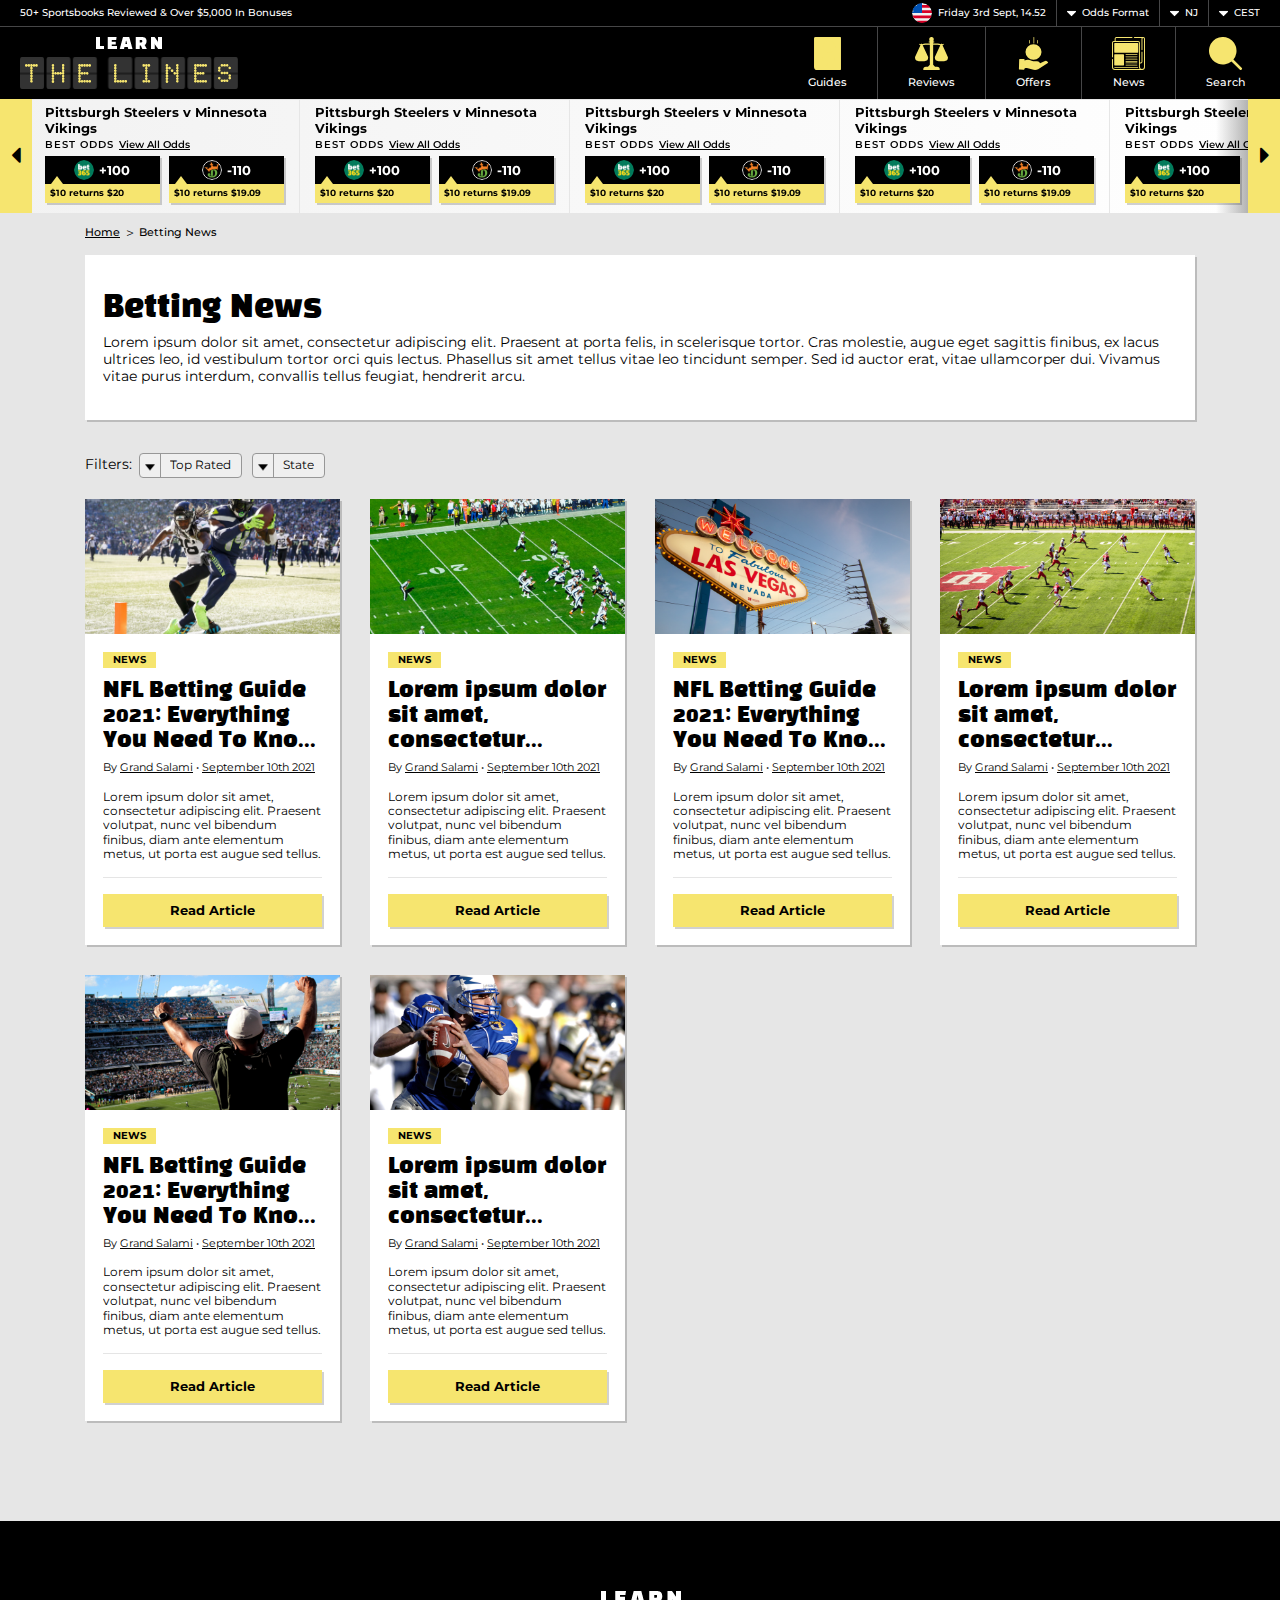
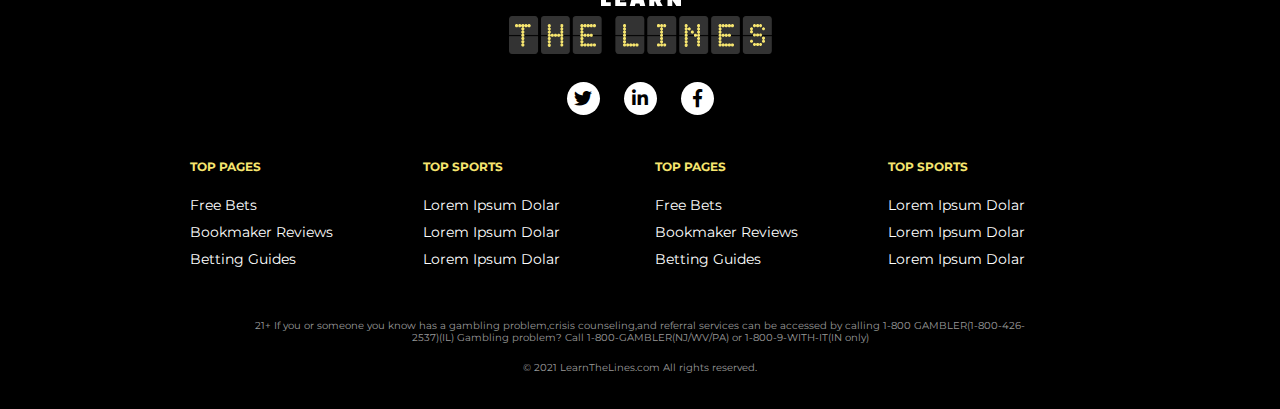
<file: betting-news.html>
<!DOCTYPE html>
<html lang="en">

<head>
    <title>The Lines | Learns</title>
    <meta charset="utf-8">
    <meta name="viewport" content="width=device-width, initial-scale=1">
    <link rel="icon" href="./images/favicon.png" type="image/png">
    <link rel="stylesheet" href="assets/css/bootstrap.min.css" />
    <link rel="stylesheet" href="assets/css/owl.carousel.min.css" />
    <link rel="stylesheet" href="assets/css/fontawesome.css" />
    <link rel="stylesheet" href="assets/css/style.css" />
    <link rel="stylesheet" href="assets/css/responsive.css" />
</head>

<body>

    <div class="body-wrapper">
        <header>
            <div class="main-header">
                <div class="topbar">
                    <div class="top-left">
                        <p>50+ Sportsbooks Reviewed & Over $5,000 In Bonuses</p>
                    </div>
                    <div class="top-right">
                        <ul>
                            <li>
                                <div class="flag">
                                    <img src="./assets/images/flag.png" alt="">
                                    <span>Friday 3rd Sept, 14.52</span>
                                </div>
                            </li>
                            <li>
                                <select name="format" id="format">
                                    <option value="odds">Odds Format</option>
                                    <option value="odds">Odds Format</option>
                                </select>
                            </li>
                            <li>
                                <select name="NJ" id="nj">
                                    <option value="nj">NJ</option>
                                    <option value="nj">NJ</option>
                                </select>
                            </li>
                            <li>
                                <select name="Cest" id="cest">
                                    <option value="CEST">CEST</option>
                                    <option value="CEST">CEST</option>
                                </select>
                            </li>
                        </ul>
                    </div>
                </div>
                <nav class="navbar">
                    <div class="nav-logo">
                        <a href="./index.html">
                            <img src="./assets/images/learnthelines.png" alt="">
                        </a>
                    </div>
                    <div class="nav-menu desktop-menu">
                        <ul>
                            <li>
                                <a href="./betting-guides.html">
                                    <img src="./assets/images/header-guidebook.svg" alt="guidebook">
                                    <span>Guides</span>
                                </a>
                            </li>
                            <li>
                                <a href="./bookmaker-reviews.html">
                                    <img src="./assets/images/header-review.svg" alt="Review">
                                    <span>Reviews</span>
                                </a>
                            </li>
                            <li>
                                <a href="./state-level.html">
                                    <img src="./assets/images/header-offer.svg" alt="Offer">
                                    <span>Offers</span>
                                </a>
                            </li>
                            <li>
                                <a href="./betting-news.html">
                                    <img src="./assets/images/header-newspaper.svg" alt="news">
                                    <span>News</span>
                                </a>
                            </li>
                            <li>
                                <a href="./article.html">
                                    <img src="./assets/images/header-search.svg" alt="search">
                                    <span>Search</span>
                                </a>
                            </li>
                        </ul>
                    </div>
                    <div class="mobile-menu">
                        <button type="button" class="navbar-toggle" data-toggle="collapse" data-target="#myNavbar">
                            <span class="icon-bar"></span>
                            <span class="icon-bar"></span>
                            <span class="icon-bar"></span>
                        </button>
                        <div class="collapse navbar-collapse" id="myNavbar">
                            <ul class="nav navbar-nav headmenu">
                                <li class="dropdown active">
                                    <a class="dropdown-toggle" data-toggle="dropdown" href="#">Today</a>
                                    <ul class="dropdown-menu">
                                        <li><a href="#">Today's Racing</a></li>
                                        <li><a href="#">Today's Runners</a></li>
                                        <li><a href="#">Today's Jockeys & Drivers</a></li>
                                        <li><a href="#">Today's Trainers</a></li>
                                        <li><a href="#">Today's Rundown</a></li>
                                        <li><a href="#">Scratchings</a></li>
                                        <li><a href="#">Results</a></li>
                                        <li><a href="#">International Racing</a></li>
                                    </ul>
                                </li>
                                <li><a href="#">The Tipping Zone</a></li>
                                <li><a href="#">Read</a></li>
                                <li><a href="#">Watch</a></li>
                                <li><a href="#">Listen</a></li>
                                <li><a href="#">Betting</a></li>
                                <li><a href="#">Contact</a></li>
                            </ul>
                            <ul class="policy-menu headmenu">
                                <li><a href="#">Privacy</a></li>
                                <li><a href="#">Legal</a></li>
                                <li><a href="#">Responsible Gambling</a></li>
                            </ul>
                            <ul class="social-header">
                                <span>Follow Us</span>
                                <li><a href="#"><i class="fab fa-twitter"></i></a></li>
                                <li><a href="#"><i class="fab fa-linkedin-in"></i></a></li>
                                <li><a href="#"><i class="fab fa-facebook-f"></i></a></li>
                            </ul>
                        </div>
                    </div>
                </nav>
            </div>

            <div class="header-slider owl-carousel owl-theme">
                <div class="head-item">
                    <div class="bets-list">
                        <p class="name">Pittsburgh Steelers v Minnesota Vikings</p>
                        <span class="points">Best odds<a href="#">View All Odds</a></span>
                        <div class="bet-box">
                            <div class="return-box">
                                <div class="returns">
                                    <img src="./assets/images/bets.png" alt="">
                                    <h6>+100</h6>
                                </div>
                                <p>$10 returns $20</p>
                            </div>
                            <div class="return-box">
                                <div class="returns">
                                    <img src="./assets/images/OvalD.svg" alt="">
                                    <h6>-110</h6>
                                </div>
                                <p>$10 returns $19.09</p>
                            </div>
                        </div>
                    </div>
                </div>
                <div class="head-item">
                    <div class="bets-list">
                        <p class="name">Pittsburgh Steelers v Minnesota Vikings</p>
                        <span class="points">Best odds<a href="#">View All Odds</a></span>
                        <div class="bet-box">
                            <div class="return-box">
                                <div class="returns">
                                    <img src="./assets/images/bets.png" alt="">
                                    <h6>+100</h6>
                                </div>
                                <p>$10 returns $20</p>
                            </div>
                            <div class="return-box">
                                <div class="returns">
                                    <img src="./assets/images/OvalD.svg" alt="">
                                    <h6>-110</h6>
                                </div>
                                <p>$10 returns $19.09</p>
                            </div>
                        </div>
                    </div>
                </div>
                <div class="head-item">
                    <div class="bets-list">
                        <p class="name">Pittsburgh Steelers v Minnesota Vikings</p>
                        <span class="points">Best odds<a href="#">View All Odds</a></span>
                        <div class="bet-box">
                            <div class="return-box">
                                <div class="returns">
                                    <img src="./assets/images/bets.png" alt="">
                                    <h6>+100</h6>
                                </div>
                                <p>$10 returns $20</p>
                            </div>
                            <div class="return-box">
                                <div class="returns">
                                    <img src="./assets/images/OvalD.svg" alt="">
                                    <h6>-110</h6>
                                </div>
                                <p>$10 returns $19.09</p>
                            </div>
                        </div>
                    </div>
                </div>
                <div class="head-item">
                    <div class="bets-list">
                        <p class="name">Pittsburgh Steelers v Minnesota Vikings</p>
                        <span class="points">Best odds<a href="#">View All Odds</a></span>
                        <div class="bet-box">
                            <div class="return-box">
                                <div class="returns">
                                    <img src="./assets/images/bets.png" alt="">
                                    <h6>+100</h6>
                                </div>
                                <p>$10 returns $20</p>
                            </div>
                            <div class="return-box">
                                <div class="returns">
                                    <img src="./assets/images/OvalD.svg" alt="">
                                    <h6>-110</h6>
                                </div>
                                <p>$10 returns $19.09</p>
                            </div>
                        </div>
                    </div>
                </div>
                <div class="head-item">
                    <div class="bets-list">
                        <p class="name">Pittsburgh Steelers v Minnesota Vikings</p>
                        <span class="points">Best odds<a href="#">View All Odds</a></span>
                        <div class="bet-box">
                            <div class="return-box">
                                <div class="returns">
                                    <img src="./assets/images/bets.png" alt="">
                                    <h6>+100</h6>
                                </div>
                                <p>$10 returns $20</p>
                            </div>
                            <div class="return-box">
                                <div class="returns">
                                    <img src="./assets/images/OvalD.svg" alt="">
                                    <h6>-110</h6>
                                </div>
                                <p>$10 returns $19.09</p>
                            </div>
                        </div>
                    </div>
                </div>
                <div class="head-item">
                    <div class="bets-list">
                        <p class="name">Pittsburgh Steelers v Minnesota Vikings</p>
                        <span class="points">Best odds<a href="#">View All Odds</a></span>
                        <div class="bet-box">
                            <div class="return-box">
                                <div class="returns">
                                    <img src="./assets/images/bets.png" alt="">
                                    <h6>+100</h6>
                                </div>
                                <p>$10 returns $20</p>
                            </div>
                            <div class="return-box">
                                <div class="returns">
                                    <img src="./assets/images/OvalD.svg" alt="">
                                    <h6>-110</h6>
                                </div>
                                <p>$10 returns $19.09</p>
                            </div>
                        </div>
                    </div>
                </div>
                <div class="head-item">
                    <div class="bets-list">
                        <p class="name">Pittsburgh Steelers v Minnesota Vikings</p>
                        <span class="points">Best odds<a href="#">View All Odds</a></span>
                        <div class="bet-box">
                            <div class="return-box">
                                <div class="returns">
                                    <img src="./assets/images/bets.png" alt="">
                                    <h6>+100</h6>
                                </div>
                                <p>$10 returns $20</p>
                            </div>
                            <div class="return-box">
                                <div class="returns">
                                    <img src="./assets/images/OvalD.svg" alt="">
                                    <h6>-110</h6>
                                </div>
                                <p>$10 returns $19.09</p>
                            </div>
                        </div>
                    </div>
                </div>
            </div>
        </header>

        <div class="main-wrapper">
            <div class="breadcrumbs">
                <div class="container">
                    <ul>
                        <li><a href="#">Home</a></li>
                        <li><a href="#">Betting News</a></li>
                    </ul>
                </div>
            </div>

            <section class="hero-section">
                <div class="container">
                    <div class="white-box">
                        <h2>Betting News</h2>
                        <p>Lorem ipsum dolor sit amet, consectetur adipiscing elit. Praesent at porta felis, in scelerisque tortor. Cras molestie, augue eget sagittis finibus, ex lacus ultrices leo, id vestibulum tortor orci quis lectus. Phasellus sit amet tellus vitae leo tincidunt semper. Sed id auctor erat, vitae ullamcorper dui. Vivamus vitae purus interdum, convallis tellus feugiat, hendrerit arcu.
                        </p>                
                    </div>
                </div>
            </section>

            <section class="news-section">
                <div class="container">
                     <div class="heading">
                        <div class="filters">
                            <span>Filters: </span>
                            <select class="form-select">
                                <option>Top Rated</option>
                                <option>Top Rated</option>
                            </select>
                            <select class="form-select">
                                <option>State</option>
                                <option>State</option>
                                <option>State</option>
                            </select>
                        </div>
                    </div>

                    <div class="row">
                        <div class="col-lg-3 col-md-6">
                            <div class="news-filter">
                                <img src="./assets/images/news1.png" alt="">
                                <div class="newx-box">
                                    <span class="label-news">News</span>
                                    <h4>NFL Betting Guide 2021: Everything You Need To
                                        Know About Football Betting</h4>
                                    <span class="by-tags">By <a href="#">Grand Salami</a> • <a href="#">September 10th 2021</a></span>
                                    <p>Lorem ipsum dolor sit amet, consectetur adipiscing elit. Praesent volutpat, nunc vel bibendum finibus, diam ante elementum metus, ut porta est augue sed tellus.</p>
                                    <hr>
                                    <a href="./article.html" class="btn btn-primary">Read Article</a>
                                </div>
                            </div>
                        </div>
                        <div class="col-lg-3 col-md-6">
                            <div class="news-filter">
                                <img src="./assets/images/news2.png" alt="">
                                <div class="newx-box">
                                    <span class="label-news">News</span>
                                    <h4>Lorem ipsum dolor sit amet, consectetur adipiscing elit. Phasellus ut dictum ipsum.</h4>
                                    <span class="by-tags">By <a href="#">Grand Salami</a> • <a href="#">September 10th 2021</a></span>
                                    <p>Lorem ipsum dolor sit amet, consectetur adipiscing elit. Praesent volutpat, nunc vel bibendum finibus, diam ante elementum metus, ut porta est augue sed tellus.</p>
                                    <hr>
                                    <a href="./article.html" class="btn btn-primary">Read Article</a>
                                </div>
                            </div>
                        </div>
                        <div class="col-lg-3 col-md-6">
                            <div class="news-filter">
                                <img src="./assets/images/news3.png" alt="">
                                <div class="newx-box">
                                    <span class="label-news">News</span>
                                    <h4>NFL Betting Guide 2021: Everything You Need To
                                        Know About Football Betting</h4>
                                    <span class="by-tags">By <a href="#">Grand Salami</a> • <a href="#">September 10th 2021</a></span>
                                    <p>Lorem ipsum dolor sit amet, consectetur adipiscing elit. Praesent volutpat, nunc vel bibendum finibus, diam ante elementum metus, ut porta est augue sed tellus.</p>
                                    <hr>
                                    <a href="./article.html" class="btn btn-primary">Read Article</a>
                                </div>
                            </div>
                        </div>
                        <div class="col-lg-3 col-md-6">
                            <div class="news-filter">
                                <img src="./assets/images/news4.png" alt="">
                                <div class="newx-box">
                                    <span class="label-news">News</span>
                                    <h4>Lorem ipsum dolor sit amet, consectetur adipiscing elit. Phasellus ut dictum ipsum.</h4>
                                    <span class="by-tags">By <a href="#">Grand Salami</a> • <a href="#">September 10th 2021</a></span>
                                    <p>Lorem ipsum dolor sit amet, consectetur adipiscing elit. Praesent volutpat, nunc vel bibendum finibus, diam ante elementum metus, ut porta est augue sed tellus.</p>
                                    <hr>
                                    <a href="./article.html" class="btn btn-primary">Read Article</a>
                                </div>
                            </div>
                        </div>
                        <div class="col-lg-3 col-md-6">
                            <div class="news-filter">
                                <img src="./assets/images/news5.png" alt="">
                                <div class="newx-box">
                                    <span class="label-news">News</span>
                                    <h4>NFL Betting Guide 2021: Everything You Need To
                                        Know About Football Betting</h4>
                                    <span class="by-tags">By <a href="#">Grand Salami</a> • <a href="#">September 10th 2021</a></span>
                                    <p>Lorem ipsum dolor sit amet, consectetur adipiscing elit. Praesent volutpat, nunc vel bibendum finibus, diam ante elementum metus, ut porta est augue sed tellus.</p>
                                    <hr>
                                    <a href="./article.html" class="btn btn-primary">Read Article</a>
                                </div>
                            </div>
                        </div>
                        <div class="col-lg-3 col-md-6">
                            <div class="news-filter">
                                <img src="./assets/images/news6.png" alt="">
                                <div class="newx-box">
                                    <span class="label-news">News</span>
                                    <h4>Lorem ipsum dolor sit amet, consectetur adipiscing elit. Phasellus ut dictum ipsum.</h4>
                                    <span class="by-tags">By <a href="#">Grand Salami</a> • <a href="#">September 10th 2021</a></span>
                                    <p>Lorem ipsum dolor sit amet, consectetur adipiscing elit. Praesent volutpat, nunc vel bibendum finibus, diam ante elementum metus, ut porta est augue sed tellus.</p>
                                    <hr>
                                    <a href="./article.html" class="btn btn-primary">Read Article</a>
                                </div>
                            </div>
                        </div>
                    </div>
                </div>
            </section>
        </div>

        <footer>
            <div class="container">
                <div class="footer-wrap">
                    <div class="footer-logo">
                        <img src="./assets/images/footer-logo.png" alt="">
                    </div>
                    <ul class="footer-social">
                        <li>
                            <a href="#"><i class="fab fa-twitter"></i></a>
                        </li>
                        <li>
                            <a href="#"><i class="fab fa-linkedin-in"></i></a>
                        </li>
                        <li>
                            <a href="#"><i class="fab fa-facebook-f"></i></a>
                        </li>
                    </ul>

                    <div class="footer-menu">
                        <div class="row">
                            <div class="col-md-3 col-sm-6 col-6">
                                <div class="menu">
                                    <h6>TOP PAGES</h6>
                                    <ul>
                                        <li><a href="#">Free Bets</a></li>
                                        <li><a href="#">Bookmaker Reviews</a></li>
                                        <li><a href="#">Betting Guides</a></li>
                                    </ul>
                                </div>
                            </div>
                            <div class="col-md-3 col-sm-6 col-6">
                                <div class="menu">
                                    <h6>TOP SPORTS</h6>
                                    <ul>
                                        <li><a href="#">Lorem Ipsum Dolar</a></li>
                                        <li><a href="#">Lorem Ipsum Dolar</a></li>
                                        <li><a href="#">Lorem Ipsum Dolar</a></li>
                                    </ul>
                                </div>
                            </div>
                            <div class="col-md-3 col-sm-6 col-6">
                                <div class="menu">
                                    <h6>TOP PAGES</h6>
                                    <ul>
                                        <li><a href="#">Free Bets</a></li>
                                        <li><a href="#">Bookmaker Reviews</a></li>
                                        <li><a href="#">Betting Guides</a></li>
                                    </ul>
                                </div>
                            </div>
                            <div class="col-md-3 col-sm-6 col-6">
                                <div class="menu">
                                    <h6>TOP SPORTS</h6>
                                    <ul>
                                        <li><a href="#">Lorem Ipsum Dolar</a></li>
                                        <li><a href="#">Lorem Ipsum Dolar</a></li>
                                        <li><a href="#">Lorem Ipsum Dolar</a></li>
                                    </ul>
                                </div>
                            </div>
                        </div>
                    </div>

                    <div class="copyrights">
                        <p class="copy-note">21+ If you or someone you know has a gambling problem,crisis counseling,and referral services can be accessed by calling 1-800 GAMBLER(1-800-426-2537)(IL) 
                            Gambling problem? Call 1-800-GAMBLER(NJ/WV/PA) or 1-800-9-WITH-IT(IN only)</p>
                        <p>© 2021 LearnTheLines.com All rights reserved.</p>
                    </div>
                </div>
            </div>
        </footer>

    </div>

    <script type="text/javascript" src="assets/js/jquery.min.js"></script>
    <script type="text/javascript" src="assets/js/bootstrap.min.js"></script>
    <script type="text/javascript" src="assets/js/popper.min.js"></script>
    <script type="text/javascript" src="assets/js/owl.carousel.min.js"></script>
    <script type="text/javascript" src="assets/js/custom.js"></script>
</body>

</html>
</file>
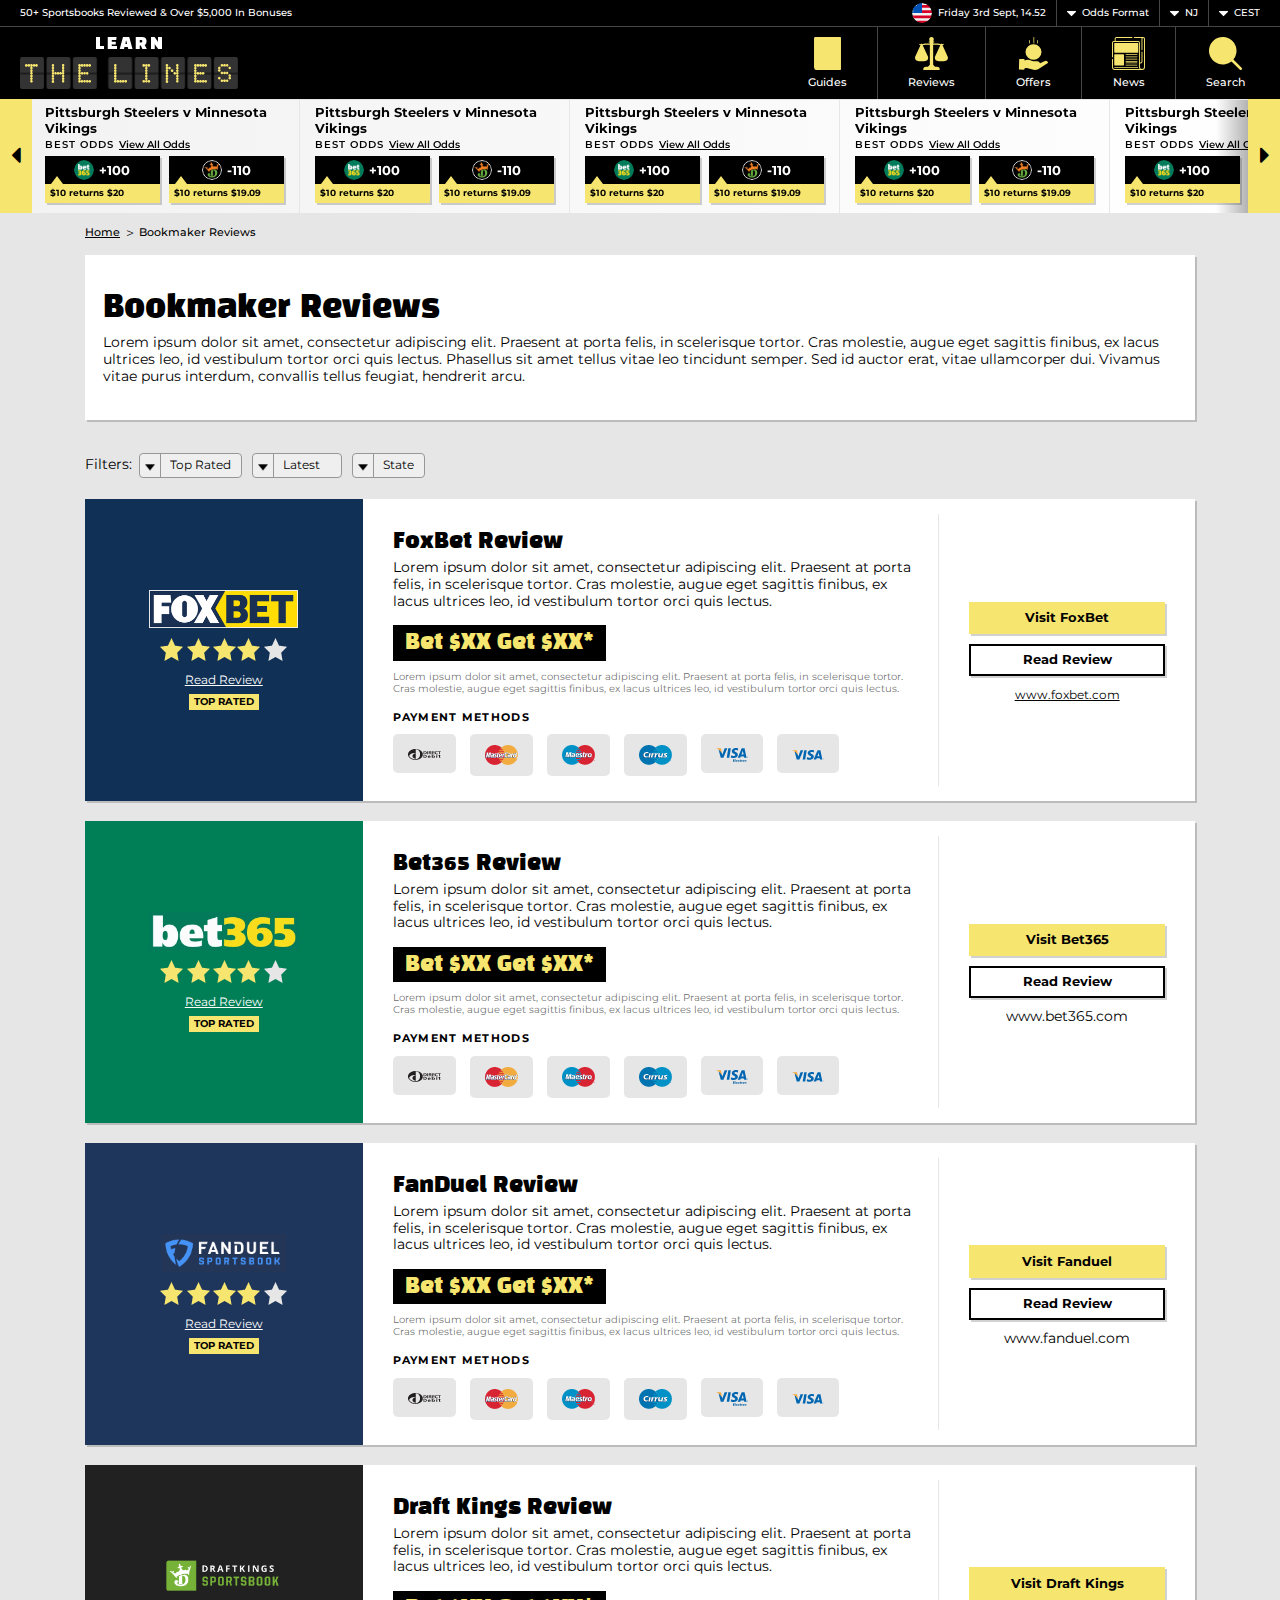
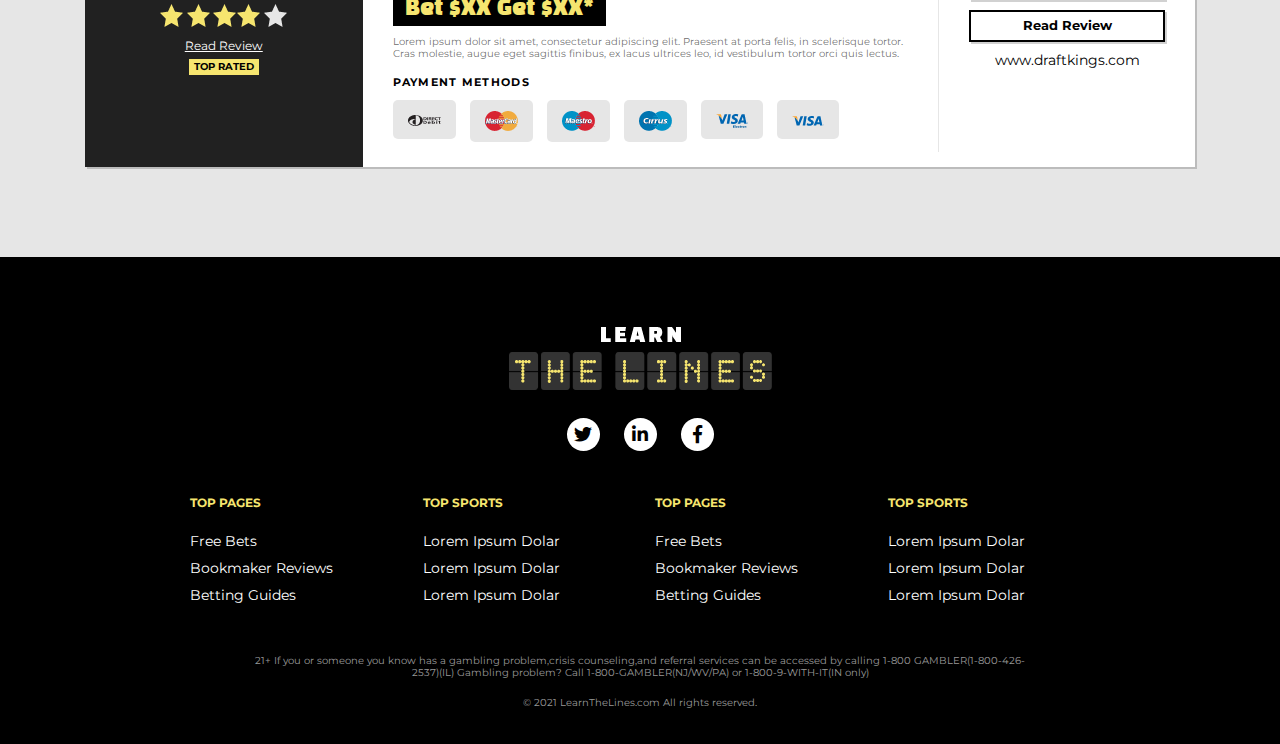
<file: bookmaker-reviews.html>
<!DOCTYPE html>
<html lang="en">

<head>
    <title>The Lines | Learns</title>
    <meta charset="utf-8">
    <meta name="viewport" content="width=device-width, initial-scale=1">
    <link rel="icon" href="./images/favicon.png" type="image/png">
    <link rel="stylesheet" href="assets/css/bootstrap.min.css" />
    <link rel="stylesheet" href="assets/css/owl.carousel.min.css" />
    <link rel="stylesheet" href="assets/css/fontawesome.css" />
    <link rel="stylesheet" href="assets/css/style.css" />
    <link rel="stylesheet" href="assets/css/responsive.css" />
</head>

<body>

    <div class="body-wrapper">
        <header>
            <div class="main-header">
                <div class="topbar">
                    <div class="top-left">
                        <p>50+ Sportsbooks Reviewed & Over $5,000 In Bonuses</p>
                    </div>
                    <div class="top-right">
                        <ul>
                            <li>
                                <div class="flag">
                                    <img src="./assets/images/flag.png" alt="">
                                    <span>Friday 3rd Sept, 14.52</span>
                                </div>
                            </li>
                            <li>
                                <select name="format" id="format">
                                    <option value="odds">Odds Format</option>
                                    <option value="odds">Odds Format</option>
                                </select>
                            </li>
                            <li>
                                <select name="NJ" id="nj">
                                    <option value="nj">NJ</option>
                                    <option value="nj">NJ</option>
                                </select>
                            </li>
                            <li>
                                <select name="Cest" id="cest">
                                    <option value="CEST">CEST</option>
                                    <option value="CEST">CEST</option>
                                </select>
                            </li>
                        </ul>
                    </div>
                </div>
                <nav class="navbar">
                    <div class="nav-logo">
                        <a href="./index.html">
                            <img src="./assets/images/learnthelines.png" alt="">
                        </a>
                    </div>
                    <div class="nav-menu desktop-menu">
                        <ul>
                            <li>
                                <a href="./betting-guides.html">
                                    <img src="./assets/images/header-guidebook.svg" alt="guidebook">
                                    <span>Guides</span>
                                </a>
                            </li>
                            <li>
                                <a href="./bookmaker-reviews.html">
                                    <img src="./assets/images/header-review.svg" alt="Review">
                                    <span>Reviews</span>
                                </a>
                            </li>
                            <li>
                                <a href="./state-level.html">
                                    <img src="./assets/images/header-offer.svg" alt="Offer">
                                    <span>Offers</span>
                                </a>
                            </li>
                            <li>
                                <a href="./betting-news.html">
                                    <img src="./assets/images/header-newspaper.svg" alt="news">
                                    <span>News</span>
                                </a>
                            </li>
                            <li>
                                <a href="./article.html">
                                    <img src="./assets/images/header-search.svg" alt="search">
                                    <span>Search</span>
                                </a>
                            </li>
                        </ul>
                    </div>
                    <div class="mobile-menu">
                        <button type="button" class="navbar-toggle" data-toggle="collapse" data-target="#myNavbar">
                            <span class="icon-bar"></span>
                            <span class="icon-bar"></span>
                            <span class="icon-bar"></span>
                        </button>
                        <div class="collapse navbar-collapse" id="myNavbar">
                            <ul class="nav navbar-nav headmenu">
                                <li class="dropdown active">
                                    <a class="dropdown-toggle" data-toggle="dropdown" href="#">Today</a>
                                    <ul class="dropdown-menu">
                                        <li><a href="#">Today's Racing</a></li>
                                        <li><a href="#">Today's Runners</a></li>
                                        <li><a href="#">Today's Jockeys & Drivers</a></li>
                                        <li><a href="#">Today's Trainers</a></li>
                                        <li><a href="#">Today's Rundown</a></li>
                                        <li><a href="#">Scratchings</a></li>
                                        <li><a href="#">Results</a></li>
                                        <li><a href="#">International Racing</a></li>
                                    </ul>
                                </li>
                                <li><a href="#">The Tipping Zone</a></li>
                                <li><a href="#">Read</a></li>
                                <li><a href="#">Watch</a></li>
                                <li><a href="#">Listen</a></li>
                                <li><a href="#">Betting</a></li>
                                <li><a href="#">Contact</a></li>
                            </ul>
                            <ul class="policy-menu headmenu">
                                <li><a href="#">Privacy</a></li>
                                <li><a href="#">Legal</a></li>
                                <li><a href="#">Responsible Gambling</a></li>
                            </ul>
                            <ul class="social-header">
                                <span>Follow Us</span>
                                <li><a href="#"><i class="fab fa-twitter"></i></a></li>
                                <li><a href="#"><i class="fab fa-linkedin-in"></i></a></li>
                                <li><a href="#"><i class="fab fa-facebook-f"></i></a></li>
                            </ul>
                        </div>
                    </div>
                </nav>
            </div>

            <div class="header-slider owl-carousel owl-theme">
                <div class="head-item">
                    <div class="bets-list">
                        <p class="name">Pittsburgh Steelers v Minnesota Vikings</p>
                        <span class="points">Best odds<a href="#">View All Odds</a></span>
                        <div class="bet-box">
                            <div class="return-box">
                                <div class="returns">
                                    <img src="./assets/images/bets.png" alt="">
                                    <h6>+100</h6>
                                </div>
                                <p>$10 returns $20</p>
                            </div>
                            <div class="return-box">
                                <div class="returns">
                                    <img src="./assets/images/OvalD.svg" alt="">
                                    <h6>-110</h6>
                                </div>
                                <p>$10 returns $19.09</p>
                            </div>
                        </div>
                    </div>
                </div>
                <div class="head-item">
                    <div class="bets-list">
                        <p class="name">Pittsburgh Steelers v Minnesota Vikings</p>
                        <span class="points">Best odds<a href="#">View All Odds</a></span>
                        <div class="bet-box">
                            <div class="return-box">
                                <div class="returns">
                                    <img src="./assets/images/bets.png" alt="">
                                    <h6>+100</h6>
                                </div>
                                <p>$10 returns $20</p>
                            </div>
                            <div class="return-box">
                                <div class="returns">
                                    <img src="./assets/images/OvalD.svg" alt="">
                                    <h6>-110</h6>
                                </div>
                                <p>$10 returns $19.09</p>
                            </div>
                        </div>
                    </div>
                </div>
                <div class="head-item">
                    <div class="bets-list">
                        <p class="name">Pittsburgh Steelers v Minnesota Vikings</p>
                        <span class="points">Best odds<a href="#">View All Odds</a></span>
                        <div class="bet-box">
                            <div class="return-box">
                                <div class="returns">
                                    <img src="./assets/images/bets.png" alt="">
                                    <h6>+100</h6>
                                </div>
                                <p>$10 returns $20</p>
                            </div>
                            <div class="return-box">
                                <div class="returns">
                                    <img src="./assets/images/OvalD.svg" alt="">
                                    <h6>-110</h6>
                                </div>
                                <p>$10 returns $19.09</p>
                            </div>
                        </div>
                    </div>
                </div>
                <div class="head-item">
                    <div class="bets-list">
                        <p class="name">Pittsburgh Steelers v Minnesota Vikings</p>
                        <span class="points">Best odds<a href="#">View All Odds</a></span>
                        <div class="bet-box">
                            <div class="return-box">
                                <div class="returns">
                                    <img src="./assets/images/bets.png" alt="">
                                    <h6>+100</h6>
                                </div>
                                <p>$10 returns $20</p>
                            </div>
                            <div class="return-box">
                                <div class="returns">
                                    <img src="./assets/images/OvalD.svg" alt="">
                                    <h6>-110</h6>
                                </div>
                                <p>$10 returns $19.09</p>
                            </div>
                        </div>
                    </div>
                </div>
                <div class="head-item">
                    <div class="bets-list">
                        <p class="name">Pittsburgh Steelers v Minnesota Vikings</p>
                        <span class="points">Best odds<a href="#">View All Odds</a></span>
                        <div class="bet-box">
                            <div class="return-box">
                                <div class="returns">
                                    <img src="./assets/images/bets.png" alt="">
                                    <h6>+100</h6>
                                </div>
                                <p>$10 returns $20</p>
                            </div>
                            <div class="return-box">
                                <div class="returns">
                                    <img src="./assets/images/OvalD.svg" alt="">
                                    <h6>-110</h6>
                                </div>
                                <p>$10 returns $19.09</p>
                            </div>
                        </div>
                    </div>
                </div>
                <div class="head-item">
                    <div class="bets-list">
                        <p class="name">Pittsburgh Steelers v Minnesota Vikings</p>
                        <span class="points">Best odds<a href="#">View All Odds</a></span>
                        <div class="bet-box">
                            <div class="return-box">
                                <div class="returns">
                                    <img src="./assets/images/bets.png" alt="">
                                    <h6>+100</h6>
                                </div>
                                <p>$10 returns $20</p>
                            </div>
                            <div class="return-box">
                                <div class="returns">
                                    <img src="./assets/images/OvalD.svg" alt="">
                                    <h6>-110</h6>
                                </div>
                                <p>$10 returns $19.09</p>
                            </div>
                        </div>
                    </div>
                </div>
                <div class="head-item">
                    <div class="bets-list">
                        <p class="name">Pittsburgh Steelers v Minnesota Vikings</p>
                        <span class="points">Best odds<a href="#">View All Odds</a></span>
                        <div class="bet-box">
                            <div class="return-box">
                                <div class="returns">
                                    <img src="./assets/images/bets.png" alt="">
                                    <h6>+100</h6>
                                </div>
                                <p>$10 returns $20</p>
                            </div>
                            <div class="return-box">
                                <div class="returns">
                                    <img src="./assets/images/OvalD.svg" alt="">
                                    <h6>-110</h6>
                                </div>
                                <p>$10 returns $19.09</p>
                            </div>
                        </div>
                    </div>
                </div>
            </div>
        </header>

        <div class="main-wrapper">
            <div class="breadcrumbs">
                <div class="container">
                    <ul>
                        <li><a href="#">Home</a></li>
                        <li><a href="#">Bookmaker Reviews</a></li>
                    </ul>
                </div>
            </div>

            <section class="hero-section">
                <div class="container">
                    <div class="white-box">
                        <h2>Bookmaker Reviews</h2>
                        <p>Lorem ipsum dolor sit amet, consectetur adipiscing elit. Praesent at porta felis, in scelerisque tortor. Cras molestie, augue eget sagittis finibus, ex lacus ultrices leo, id vestibulum tortor orci quis lectus. Phasellus sit amet tellus vitae leo tincidunt semper. Sed id auctor erat, vitae ullamcorper dui. Vivamus vitae purus interdum, convallis tellus feugiat, hendrerit arcu.
                        </p>                
                    </div>
                </div>
            </section>

            <section class="review-section">
                <div class="container">
                    <div class="heading">
                        <div class="filters">
                            <span>Filters: </span>
                            <select class="form-select">
                                <option>Top Rated</option>
                                <option>Top Rated</option>
                            </select>
                            <select class="form-select">
                                <option>Latest</option>
                                <option>Oldest</option>
                                <option>Popular</option>
                            </select>
                            <select class="form-select">
                                <option>State</option>
                                <option>State</option>
                                <option>State</option>
                            </select>
                        </div>
                    </div>

                    <div class="bookmark-review">
                        <div class="review-bx">
                            <div class="review-head" style="background: #103055;">
                                <img src="./assets/images/Bitmap.png" alt="">
                                <img src="./assets/images/star.png" alt="">
                                <p><a href="#">Read Review</a></p>
                                <span class="top-rated">TOP RATED</span>
                            </div>
    
                            <div class="review-bx-detail">
                                <div class="sportbook-data">
                                    <h4>FoxBet Review</h4>
                                    
                                    <p>Lorem ipsum dolor sit amet, consectetur adipiscing elit. Praesent at porta felis, in scelerisque tortor. Cras molestie, augue eget sagittis finibus, ex lacus ultrices leo, id vestibulum tortor orci quis lectus.</p>
                                        
                                    <div class="bonus-offer">
                                        <h4>Bet $XX Get $XX*</h4>
                                        <p class="note-p">Lorem ipsum dolor sit amet, consectetur adipiscing elit. Praesent at porta felis, in scelerisque tortor. Cras molestie, augue eget sagittis finibus, ex lacus ultrices leo, id vestibulum tortor orci quis lectus. </p>
                                    </div>
                                        
                                    <div class="payment-methods">
                                        <p class="title">Payment Methods</p>
                                        <ul>
                                            <li><img src="./assets/images/direct debit.png" alt=""></li>
                                            <li><img src="./assets/images/mastercard.png" alt=""></li>
                                            <li><img src="./assets/images/maestro.png" alt=""></li>
                                            <li><img src="./assets/images/cirrus.png" alt=""></li>
                                            <li><img src="./assets/images/visa electron.png" alt=""></li>
                                            <li><img src="./assets/images/visa.png" alt=""></li>
                                        </ul>
                                    </div>
                                </div>
                           
                                <div class="review-bx-btn">
                                    <div class="review-btns">
                                        <a href="#" class="btn btn-primary">Visit FoxBet</a>
                                        <a href="./review.html" class="btn btn-secondary">Read Review</a>
                                        <a href="#" class="website">www.foxbet.com</a>
                                    </div> 
                                </div>
                            </div>                        
                        </div>
    
                        <div class="review-bx">
                            <div class="review-head" style="background: #007E56;">
                                <img src="./assets/images/bet.png" alt="">
                                <img src="./assets/images/star.png" alt="">
                                <p><a href="#">Read Review</a></p>
                                <span class="top-rated">TOP RATED</span>
                            </div>
    
                            <div class="review-bx-detail">
                                <div class="sportbook-data">
                                    <h4>Bet365 Review</h4>
                                    
                                    <p>Lorem ipsum dolor sit amet, consectetur adipiscing elit. Praesent at porta felis, in scelerisque tortor. Cras molestie, augue eget sagittis finibus, ex lacus ultrices leo, id vestibulum tortor orci quis lectus.</p>
                                        
                                    <div class="bonus-offer">
                                        <h4>Bet $XX Get $XX*</h4>
                                        <p class="note-p">Lorem ipsum dolor sit amet, consectetur adipiscing elit. Praesent at porta felis, in scelerisque tortor. Cras molestie, augue eget sagittis finibus, ex lacus ultrices leo, id vestibulum tortor orci quis lectus. </p>
                                    </div>
                                        
                                    <div class="payment-methods">
                                        <p class="title">Payment Methods</p>
                                        <ul>
                                            <li><img src="./assets/images/direct debit.png" alt=""></li>
                                            <li><img src="./assets/images/mastercard.png" alt=""></li>
                                            <li><img src="./assets/images/maestro.png" alt=""></li>
                                            <li><img src="./assets/images/cirrus.png" alt=""></li>
                                            <li><img src="./assets/images/visa electron.png" alt=""></li>
                                            <li><img src="./assets/images/visa.png" alt=""></li>
                                        </ul>
                                    </div>
                                </div>
                           
                                <div class="review-bx-btn">
                                    <div class="review-btns">
                                        <a href="#" class="btn btn-primary">Visit Bet365</a>
                                        <a href="./review.html" class="btn btn-secondary">Read Review</a>
                                        <a href="#">www.bet365.com</a>
                                    </div> 
                                </div>
                            </div>                        
                        </div>
    
                        <div class="review-bx">
                            <div class="review-head" style="background: #1E365B;">
                                <img src="./assets/images/fanduel-3.png" alt="">
                                <img src="./assets/images/star.png" alt="">
                                <p><a href="#">Read Review</a></p>
                                <span class="top-rated">TOP RATED</span>
                            </div>
    
                            <div class="review-bx-detail">
                                <div class="sportbook-data">
                                    <h4>FanDuel Review</h4>
                                    
                                    <p>Lorem ipsum dolor sit amet, consectetur adipiscing elit. Praesent at porta felis, in scelerisque tortor. Cras molestie, augue eget sagittis finibus, ex lacus ultrices leo, id vestibulum tortor orci quis lectus.</p>
                                        
                                    <div class="bonus-offer">
                                        <h4>Bet $XX Get $XX*</h4>
                                        <p class="note-p">Lorem ipsum dolor sit amet, consectetur adipiscing elit. Praesent at porta felis, in scelerisque tortor. Cras molestie, augue eget sagittis finibus, ex lacus ultrices leo, id vestibulum tortor orci quis lectus. </p>
                                    </div>
                                        
                                    <div class="payment-methods">
                                        <p class="title">Payment Methods</p>
                                        <ul>
                                            <li><img src="./assets/images/direct debit.png" alt=""></li>
                                            <li><img src="./assets/images/mastercard.png" alt=""></li>
                                            <li><img src="./assets/images/maestro.png" alt=""></li>
                                            <li><img src="./assets/images/cirrus.png" alt=""></li>
                                            <li><img src="./assets/images/visa electron.png" alt=""></li>
                                            <li><img src="./assets/images/visa.png" alt=""></li>
                                        </ul>
                                    </div>
                                </div>
                           
                                <div class="review-bx-btn">
                                    <div class="review-btns">
                                        <a href="#" class="btn btn-primary">Visit Fanduel</a>
                                        <a href="./review.html" class="btn btn-secondary">Read Review</a>
                                        <a href="#">www.fanduel.com</a>
                                    </div> 
                                </div>
                            </div>                        
                        </div>
    
                        <div class="review-bx">
                            <div class="review-head" style="background: #212121;">
                                <img src="./assets/images/draftkings-4.png" alt="">
                                <img src="./assets/images/star.png" alt="">
                                <p><a href="#">Read Review</a></p>
                                <span class="top-rated">TOP RATED</span>
                            </div>
    
                            <div class="review-bx-detail">
                                <div class="sportbook-data">
                                    <h4>Draft Kings Review</h4>
                                    
                                    <p>Lorem ipsum dolor sit amet, consectetur adipiscing elit. Praesent at porta felis, in scelerisque tortor. Cras molestie, augue eget sagittis finibus, ex lacus ultrices leo, id vestibulum tortor orci quis lectus.</p>
                                        
                                    <div class="bonus-offer">
                                        <h4>Bet $XX Get $XX*</h4>
                                        <p class="note-p">Lorem ipsum dolor sit amet, consectetur adipiscing elit. Praesent at porta felis, in scelerisque tortor. Cras molestie, augue eget sagittis finibus, ex lacus ultrices leo, id vestibulum tortor orci quis lectus. </p>
                                    </div>
                                        
                                    <div class="payment-methods">
                                        <p class="title">Payment Methods</p>
                                        <ul>
                                            <li><img src="./assets/images/direct debit.png" alt=""></li>
                                            <li><img src="./assets/images/mastercard.png" alt=""></li>
                                            <li><img src="./assets/images/maestro.png" alt=""></li>
                                            <li><img src="./assets/images/cirrus.png" alt=""></li>
                                            <li><img src="./assets/images/visa electron.png" alt=""></li>
                                            <li><img src="./assets/images/visa.png" alt=""></li>
                                        </ul>
                                    </div>
                                </div>
                           
                                <div class="review-bx-btn">
                                    <div class="review-btns">
                                        <a href="#" class="btn btn-primary">Visit Draft Kings</a>
                                        <a href="./review.html" class="btn btn-secondary">Read Review</a>
                                        <a href="#">www.draftkings.com</a>
                                    </div> 
                                </div>
                            </div>                        
                        </div>
                    </div>

                </div>
            </section>
        </div>

        <footer>
            <div class="container">
                <div class="footer-wrap">
                    <div class="footer-logo">
                        <img src="./assets/images/footer-logo.png" alt="">
                    </div>
                    <ul class="footer-social">
                        <li>
                            <a href="#"><i class="fab fa-twitter"></i></a>
                        </li>
                        <li>
                            <a href="#"><i class="fab fa-linkedin-in"></i></a>
                        </li>
                        <li>
                            <a href="#"><i class="fab fa-facebook-f"></i></a>
                        </li>
                    </ul>

                    <div class="footer-menu">
                        <div class="row">
                            <div class="col-md-3 col-sm-6 col-6">
                                <div class="menu">
                                    <h6>TOP PAGES</h6>
                                    <ul>
                                        <li><a href="#">Free Bets</a></li>
                                        <li><a href="#">Bookmaker Reviews</a></li>
                                        <li><a href="#">Betting Guides</a></li>
                                    </ul>
                                </div>
                            </div>
                            <div class="col-md-3 col-sm-6 col-6">
                                <div class="menu">
                                    <h6>TOP SPORTS</h6>
                                    <ul>
                                        <li><a href="#">Lorem Ipsum Dolar</a></li>
                                        <li><a href="#">Lorem Ipsum Dolar</a></li>
                                        <li><a href="#">Lorem Ipsum Dolar</a></li>
                                    </ul>
                                </div>
                            </div>
                            <div class="col-md-3 col-sm-6 col-6">
                                <div class="menu">
                                    <h6>TOP PAGES</h6>
                                    <ul>
                                        <li><a href="#">Free Bets</a></li>
                                        <li><a href="#">Bookmaker Reviews</a></li>
                                        <li><a href="#">Betting Guides</a></li>
                                    </ul>
                                </div>
                            </div>
                            <div class="col-md-3 col-sm-6 col-6">
                                <div class="menu">
                                    <h6>TOP SPORTS</h6>
                                    <ul>
                                        <li><a href="#">Lorem Ipsum Dolar</a></li>
                                        <li><a href="#">Lorem Ipsum Dolar</a></li>
                                        <li><a href="#">Lorem Ipsum Dolar</a></li>
                                    </ul>
                                </div>
                            </div>
                        </div>
                    </div>

                    <div class="copyrights">
                        <p class="copy-note">21+ If you or someone you know has a gambling problem,crisis counseling,and referral services can be accessed by calling 1-800 GAMBLER(1-800-426-2537)(IL) 
                            Gambling problem? Call 1-800-GAMBLER(NJ/WV/PA) or 1-800-9-WITH-IT(IN only)</p>
                        <p>© 2021 LearnTheLines.com All rights reserved.</p>
                    </div>
                </div>
            </div>
        </footer>

    </div>

    <script type="text/javascript" src="assets/js/jquery.min.js"></script>
    <script type="text/javascript" src="assets/js/bootstrap.min.js"></script>
    <script type="text/javascript" src="assets/js/popper.min.js"></script>
    <script type="text/javascript" src="assets/js/owl.carousel.min.js"></script>
    <script type="text/javascript" src="assets/js/custom.js"></script>
</body>

</html>
</file>
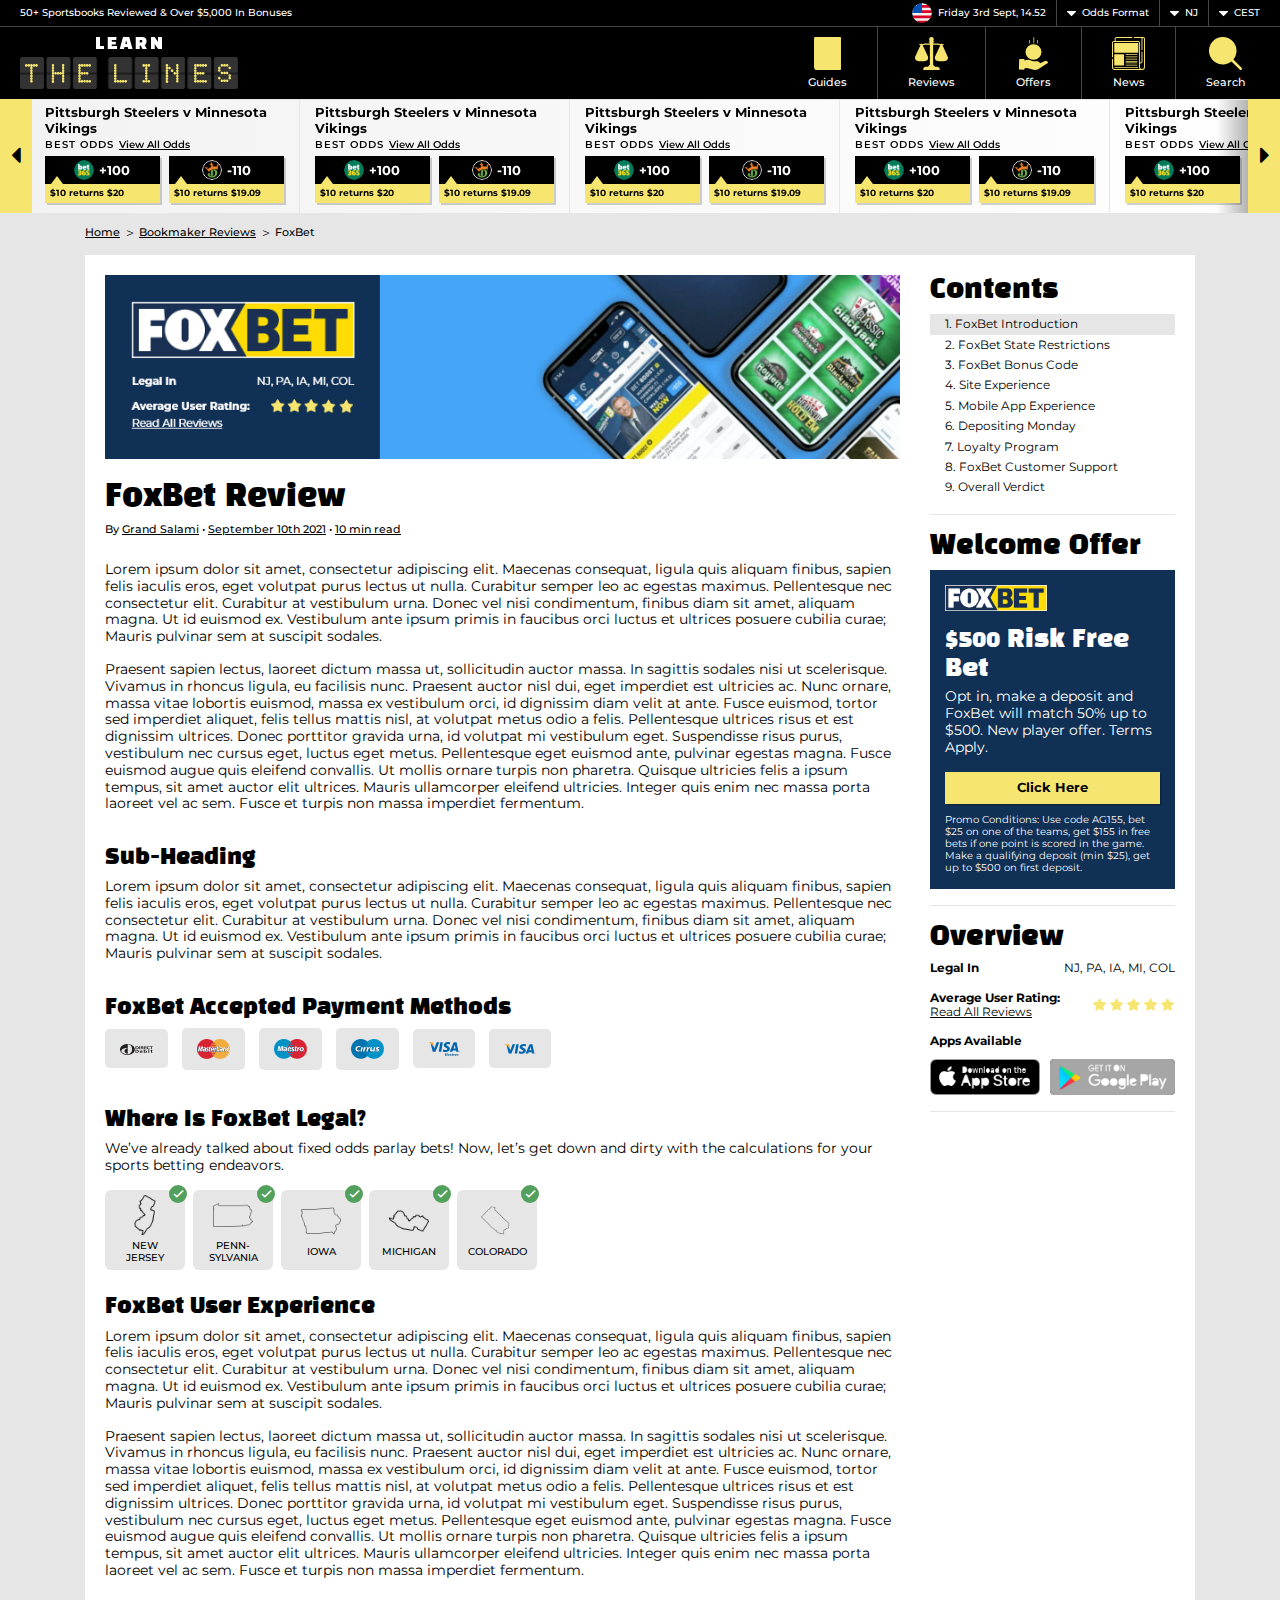
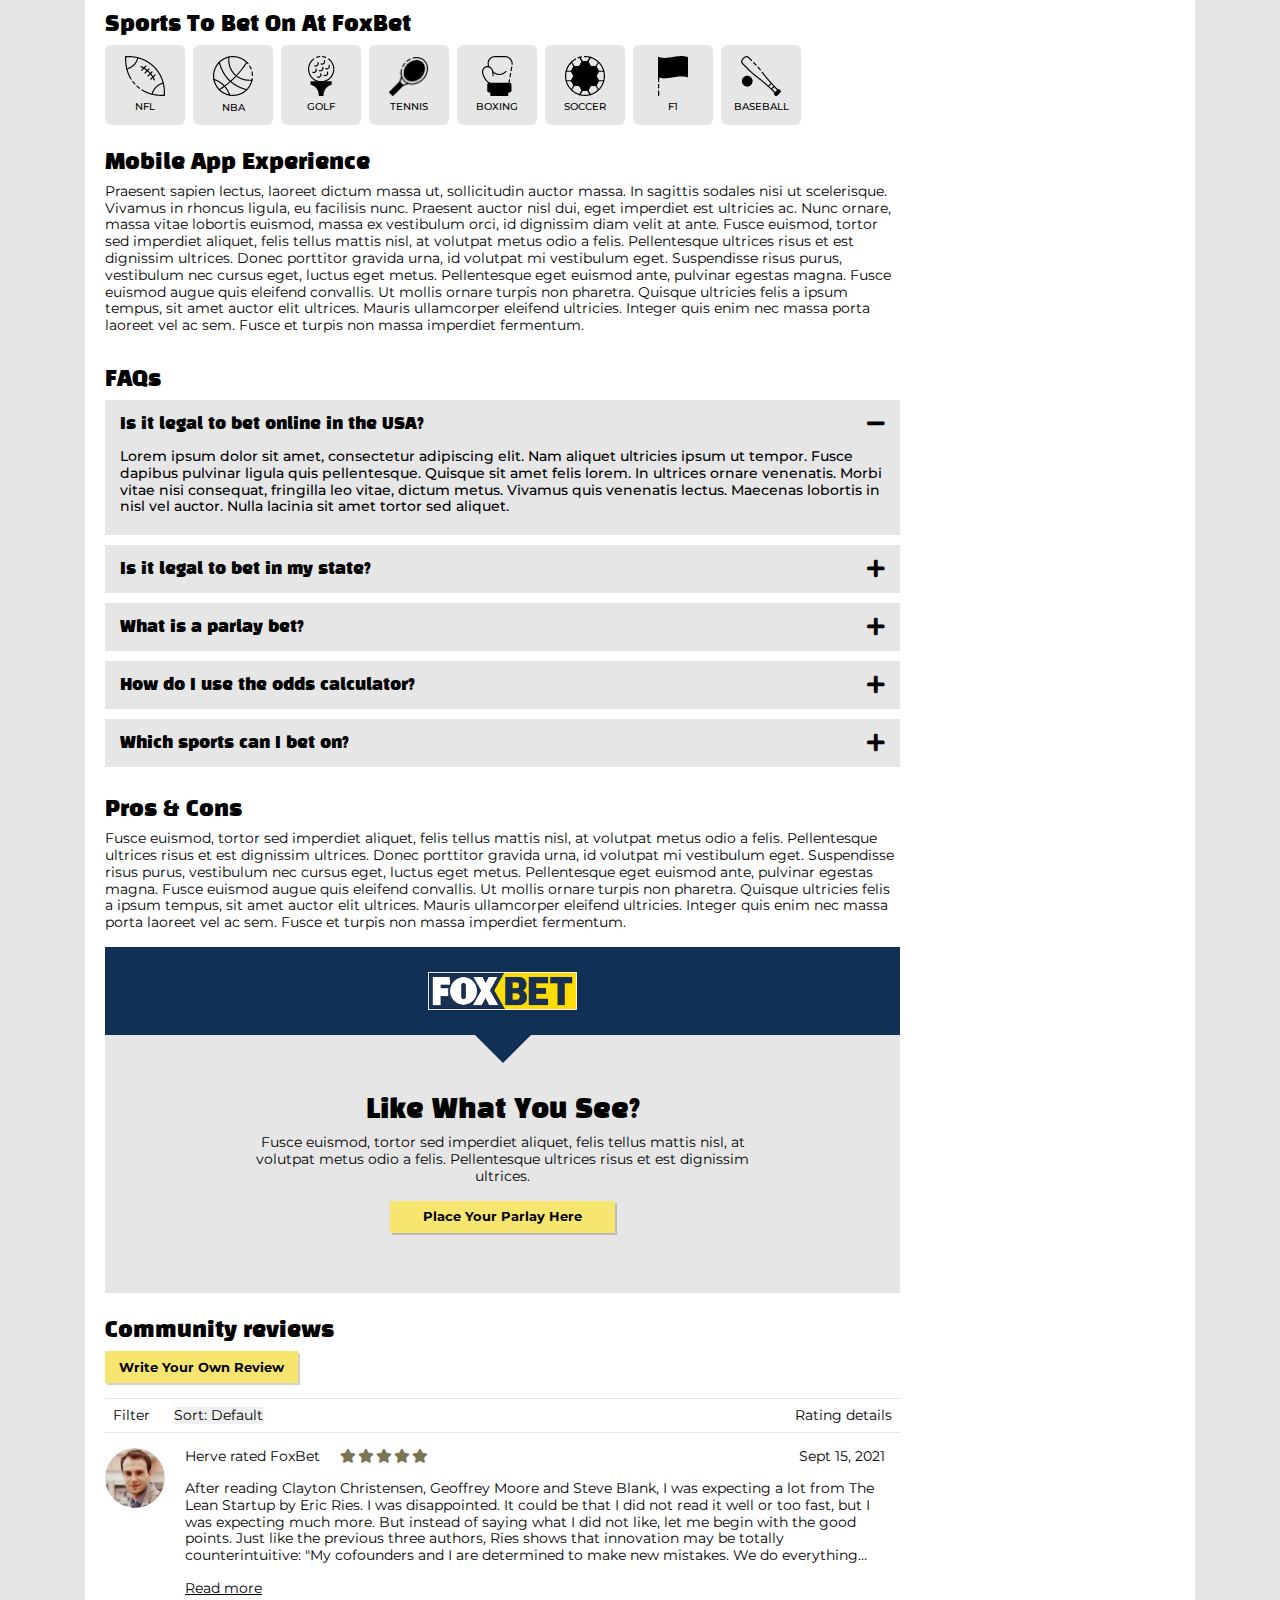
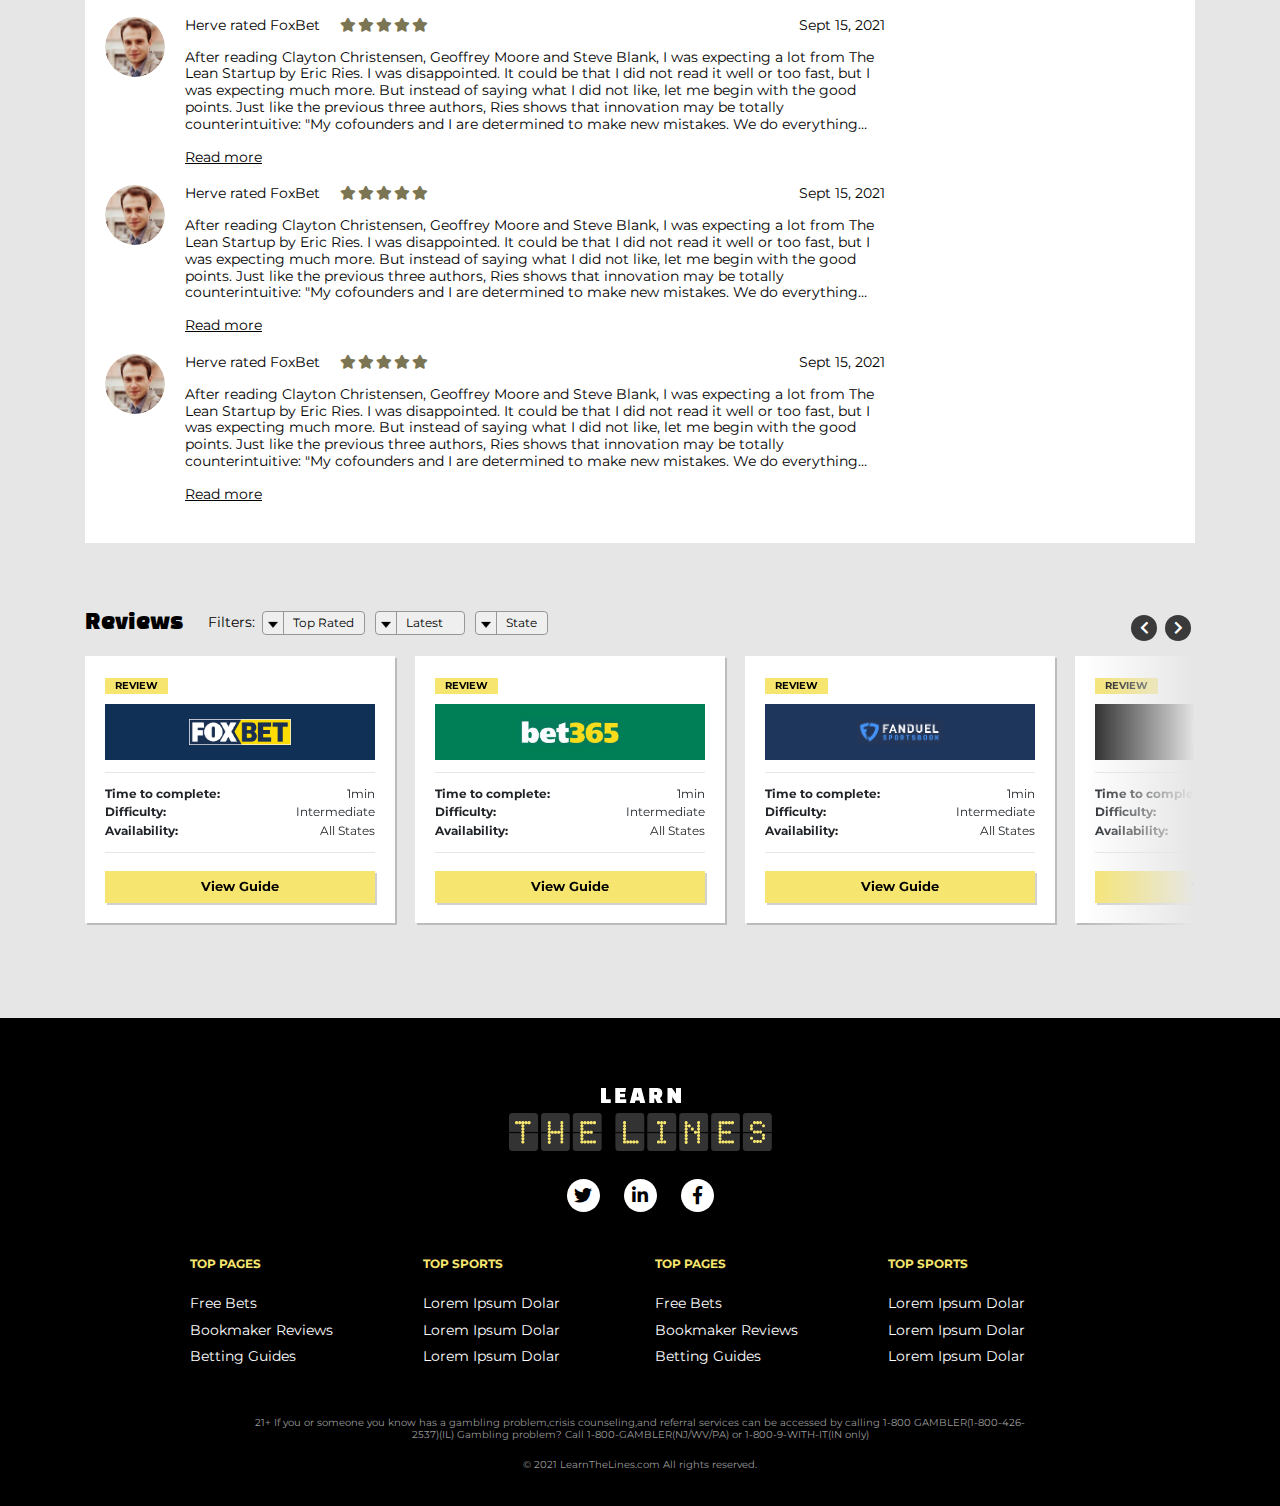
<file: review.html>
<!DOCTYPE html>
<html lang="en">

<head>
    <title>Learns The Lines | Review</title>
    <meta charset="utf-8">
    <meta name="viewport" content="width=device-width, initial-scale=1">
    <link rel="icon" href="./images/favicon.png" type="image/png">
    <link rel="stylesheet" href="assets/css/bootstrap.min.css" />
    <link rel="stylesheet" href="assets/css/owl.carousel.min.css" />
    <link rel="stylesheet" href="assets/css/fontawesome.css" />
    <link rel="stylesheet" href="assets/css/style.css" />
    <link rel="stylesheet" href="assets/css/responsive.css" />
</head>

<body>

    <div class="body-wrapper">
        <header>
            <div class="main-header">
                <div class="topbar">
                    <div class="top-left">
                        <p>50+ Sportsbooks Reviewed & Over $5,000 In Bonuses</p>
                    </div>
                    <div class="top-right">
                        <ul>
                            <li>
                                <div class="flag">
                                    <img src="./assets/images/flag.png" alt="">
                                    <span>Friday 3rd Sept, 14.52</span>
                                </div>
                            </li>
                            <li>
                                <select name="format" id="format">
                                    <option value="odds">Odds Format</option>
                                    <option value="odds">Odds Format</option>
                                </select>
                            </li>
                            <li>
                                <select name="NJ" id="nj">
                                    <option value="nj">NJ</option>
                                    <option value="nj">NJ</option>
                                </select>
                            </li>
                            <li>
                                <select name="Cest" id="cest">
                                    <option value="CEST">CEST</option>
                                    <option value="CEST">CEST</option>
                                </select>
                            </li>
                        </ul>
                    </div>
                </div>
                <nav class="navbar">
                    <div class="nav-logo">
                        <a href="./index.html">
                            <img src="./assets/images/learnthelines.png" alt="">
                        </a>
                    </div>
                    <div class="nav-menu desktop-menu">
                        <ul>
                            <li>
                                <a href="./betting-guides.html">
                                    <img src="./assets/images/header-guidebook.svg" alt="guidebook">
                                    <span>Guides</span>
                                </a>
                            </li>
                            <li>
                                <a href="./bookmaker-reviews.html">
                                    <img src="./assets/images/header-review.svg" alt="Review">
                                    <span>Reviews</span>
                                </a>
                            </li>
                            <li>
                                <a href="./state-level.html">
                                    <img src="./assets/images/header-offer.svg" alt="Offer">
                                    <span>Offers</span>
                                </a>
                            </li>
                            <li>
                                <a href="./betting-news.html">
                                    <img src="./assets/images/header-newspaper.svg" alt="news">
                                    <span>News</span>
                                </a>
                            </li>
                            <li>
                                <a href="./article.html">
                                    <img src="./assets/images/header-search.svg" alt="search">
                                    <span>Search</span>
                                </a>
                            </li>
                        </ul>
                    </div>
                    <div class="mobile-menu">
                        <button type="button" class="navbar-toggle" data-toggle="collapse" data-target="#myNavbar">
                            <span class="icon-bar"></span>
                            <span class="icon-bar"></span>
                            <span class="icon-bar"></span>
                        </button>
                        <div class="collapse navbar-collapse" id="myNavbar">
                            <ul class="nav navbar-nav headmenu">
                                <li class="dropdown active">
                                    <a class="dropdown-toggle" data-toggle="dropdown" href="#">Today</a>
                                    <ul class="dropdown-menu">
                                        <li><a href="#">Today's Racing</a></li>
                                        <li><a href="#">Today's Runners</a></li>
                                        <li><a href="#">Today's Jockeys & Drivers</a></li>
                                        <li><a href="#">Today's Trainers</a></li>
                                        <li><a href="#">Today's Rundown</a></li>
                                        <li><a href="#">Scratchings</a></li>
                                        <li><a href="#">Results</a></li>
                                        <li><a href="#">International Racing</a></li>
                                    </ul>
                                </li>
                                <li><a href="#">The Tipping Zone</a></li>
                                <li><a href="#">Read</a></li>
                                <li><a href="#">Watch</a></li>
                                <li><a href="#">Listen</a></li>
                                <li><a href="#">Betting</a></li>
                                <li><a href="#">Contact</a></li>
                            </ul>
                            <ul class="policy-menu headmenu">
                                <li><a href="#">Privacy</a></li>
                                <li><a href="#">Legal</a></li>
                                <li><a href="#">Responsible Gambling</a></li>
                            </ul>
                            <ul class="social-header">
                                <span>Follow Us</span>
                                <li><a href="#"><i class="fab fa-twitter"></i></a></li>
                                <li><a href="#"><i class="fab fa-linkedin-in"></i></a></li>
                                <li><a href="#"><i class="fab fa-facebook-f"></i></a></li>
                            </ul>
                        </div>
                    </div>
                </nav>
            </div>

            <div class="header-slider owl-carousel owl-theme">
                <div class="head-item">
                    <div class="bets-list">
                        <p class="name">Pittsburgh Steelers v Minnesota Vikings</p>
                        <span class="points">Best odds<a href="#">View All Odds</a></span>
                        <div class="bet-box">
                            <div class="return-box">
                                <div class="returns">
                                    <img src="./assets/images/bets.png" alt="">
                                    <h6>+100</h6>
                                </div>
                                <p>$10 returns $20</p>
                            </div>
                            <div class="return-box">
                                <div class="returns">
                                    <img src="./assets/images/OvalD.svg" alt="">
                                    <h6>-110</h6>
                                </div>
                                <p>$10 returns $19.09</p>
                            </div>
                        </div>
                    </div>
                </div>
                <div class="head-item">
                    <div class="bets-list">
                        <p class="name">Pittsburgh Steelers v Minnesota Vikings</p>
                        <span class="points">Best odds<a href="#">View All Odds</a></span>
                        <div class="bet-box">
                            <div class="return-box">
                                <div class="returns">
                                    <img src="./assets/images/bets.png" alt="">
                                    <h6>+100</h6>
                                </div>
                                <p>$10 returns $20</p>
                            </div>
                            <div class="return-box">
                                <div class="returns">
                                    <img src="./assets/images/OvalD.svg" alt="">
                                    <h6>-110</h6>
                                </div>
                                <p>$10 returns $19.09</p>
                            </div>
                        </div>
                    </div>
                </div>
                <div class="head-item">
                    <div class="bets-list">
                        <p class="name">Pittsburgh Steelers v Minnesota Vikings</p>
                        <span class="points">Best odds<a href="#">View All Odds</a></span>
                        <div class="bet-box">
                            <div class="return-box">
                                <div class="returns">
                                    <img src="./assets/images/bets.png" alt="">
                                    <h6>+100</h6>
                                </div>
                                <p>$10 returns $20</p>
                            </div>
                            <div class="return-box">
                                <div class="returns">
                                    <img src="./assets/images/OvalD.svg" alt="">
                                    <h6>-110</h6>
                                </div>
                                <p>$10 returns $19.09</p>
                            </div>
                        </div>
                    </div>
                </div>
                <div class="head-item">
                    <div class="bets-list">
                        <p class="name">Pittsburgh Steelers v Minnesota Vikings</p>
                        <span class="points">Best odds<a href="#">View All Odds</a></span>
                        <div class="bet-box">
                            <div class="return-box">
                                <div class="returns">
                                    <img src="./assets/images/bets.png" alt="">
                                    <h6>+100</h6>
                                </div>
                                <p>$10 returns $20</p>
                            </div>
                            <div class="return-box">
                                <div class="returns">
                                    <img src="./assets/images/OvalD.svg" alt="">
                                    <h6>-110</h6>
                                </div>
                                <p>$10 returns $19.09</p>
                            </div>
                        </div>
                    </div>
                </div>
                <div class="head-item">
                    <div class="bets-list">
                        <p class="name">Pittsburgh Steelers v Minnesota Vikings</p>
                        <span class="points">Best odds<a href="#">View All Odds</a></span>
                        <div class="bet-box">
                            <div class="return-box">
                                <div class="returns">
                                    <img src="./assets/images/bets.png" alt="">
                                    <h6>+100</h6>
                                </div>
                                <p>$10 returns $20</p>
                            </div>
                            <div class="return-box">
                                <div class="returns">
                                    <img src="./assets/images/OvalD.svg" alt="">
                                    <h6>-110</h6>
                                </div>
                                <p>$10 returns $19.09</p>
                            </div>
                        </div>
                    </div>
                </div>
                <div class="head-item">
                    <div class="bets-list">
                        <p class="name">Pittsburgh Steelers v Minnesota Vikings</p>
                        <span class="points">Best odds<a href="#">View All Odds</a></span>
                        <div class="bet-box">
                            <div class="return-box">
                                <div class="returns">
                                    <img src="./assets/images/bets.png" alt="">
                                    <h6>+100</h6>
                                </div>
                                <p>$10 returns $20</p>
                            </div>
                            <div class="return-box">
                                <div class="returns">
                                    <img src="./assets/images/OvalD.svg" alt="">
                                    <h6>-110</h6>
                                </div>
                                <p>$10 returns $19.09</p>
                            </div>
                        </div>
                    </div>
                </div>
                <div class="head-item">
                    <div class="bets-list">
                        <p class="name">Pittsburgh Steelers v Minnesota Vikings</p>
                        <span class="points">Best odds<a href="#">View All Odds</a></span>
                        <div class="bet-box">
                            <div class="return-box">
                                <div class="returns">
                                    <img src="./assets/images/bets.png" alt="">
                                    <h6>+100</h6>
                                </div>
                                <p>$10 returns $20</p>
                            </div>
                            <div class="return-box">
                                <div class="returns">
                                    <img src="./assets/images/OvalD.svg" alt="">
                                    <h6>-110</h6>
                                </div>
                                <p>$10 returns $19.09</p>
                            </div>
                        </div>
                    </div>
                </div>
            </div>
        </header>

        <div class="main-wrapper">

            <div class="breadcrumbs">
                <div class="container">
                    <ul>
                        <li><a href="#">Home</a></li>
                        <li><a href="#">Bookmaker Reviews</a></li>
                        <li><a href="#">FoxBet</a></li>
                    </ul>
                </div>
            </div>

            <section class="article-section">
                <div class="container">
                    <div class="article-data">
                        <div class="row">
                            <div class="col-lg-9 col-md-8">
                                <div class="article-left">
                                    <div class="article-banner">
                                        <img src="./assets/images/review-banner.png" alt="">
                                    </div>
                                    <div class="article-box">
                                        <h2>FoxBet Review</h2>
                                        <ul class="sponsered">
                                            <span>By </span>
                                            <li><a href="#">Grand Salami</a></li>
                                            <li><a href="#">September 10th 2021</a></li>
                                            <li><a href="#">10 min read</a></li>
                                        </ul>
                                        <p>Lorem ipsum dolor sit amet, consectetur adipiscing elit. Maecenas consequat, ligula quis aliquam finibus, sapien felis iaculis eros, eget volutpat purus lectus ut nulla. Curabitur semper leo ac egestas maximus. Pellentesque nec consectetur elit. Curabitur at vestibulum urna. Donec vel nisi condimentum, finibus diam sit amet, aliquam magna. Ut id euismod ex. Vestibulum ante ipsum primis in faucibus orci luctus et ultrices posuere cubilia curae; Mauris pulvinar sem at suscipit sodales. 
                                        </p>
                                        <p>Praesent sapien lectus, laoreet dictum massa ut, sollicitudin auctor massa. In sagittis sodales nisi ut scelerisque. Vivamus in rhoncus ligula, eu facilisis nunc. Praesent auctor nisl dui, eget imperdiet est ultricies ac. Nunc ornare, massa vitae lobortis euismod, massa ex vestibulum orci, id dignissim diam velit at ante. Fusce euismod, tortor sed imperdiet aliquet, felis tellus mattis nisl, at volutpat metus odio a felis. Pellentesque ultrices risus et est dignissim ultrices. Donec porttitor gravida urna, id volutpat mi vestibulum eget. Suspendisse risus purus, vestibulum nec cursus eget, luctus eget metus. Pellentesque eget euismod ante, pulvinar egestas magna. Fusce euismod augue quis eleifend convallis. Ut mollis ornare turpis non pharetra. Quisque ultricies felis a ipsum tempus, sit amet auctor elit ultrices. Mauris ullamcorper eleifend ultricies. Integer quis enim nec massa porta laoreet vel ac sem. Fusce et turpis non massa imperdiet fermentum.
                                            </p>
                                        <br>
                                        <h4>Sub-Heading</h4>
                                        <p>Lorem ipsum dolor sit amet, consectetur adipiscing elit. Maecenas consequat, ligula quis aliquam finibus, sapien felis iaculis eros, eget volutpat purus lectus ut nulla. Curabitur semper leo ac egestas maximus. Pellentesque nec consectetur elit. Curabitur at vestibulum urna. Donec vel nisi condimentum, finibus diam sit amet, aliquam magna. Ut id euismod ex. Vestibulum ante ipsum primis in faucibus orci luctus et ultrices posuere cubilia curae; Mauris pulvinar sem at suscipit sodales. </p>
                                        <br>
                                        <h4>FoxBet Accepted Payment Methods</h4>
                                        <div class="payment-methods review-pay">
                                            <ul>
                                                <li><img src="./assets/images/direct debit.png" alt=""></li>
                                                <li><img src="./assets/images/mastercard.png" alt=""></li>
                                                <li><img src="./assets/images/maestro.png" alt=""></li>
                                                <li><img src="./assets/images/cirrus.png" alt=""></li>
                                                <li><img src="./assets/images/visa electron.png" alt=""></li>
                                                <li><img src="./assets/images/visa.png" alt=""></li>
                                            </ul>
                                        </div>
                                        <br>
                                        <h4>Where Is FoxBet Legal?</h4>
                                        <p>We’ve already talked about fixed odds parlay bets! Now, let’s get down and dirty with the calculations for your sports betting endeavors.</p>
                                        <ul class="foxbet-legal">
                                            <li>
                                                <div class="legal-box">
                                                    <img src="./assets/images/sports/jersey.png" alt="">
                                                    <span>NEW JERSEY</span>
                                                </div>
                                            </li>
                                            <li>
                                                <div class="legal-box">
                                                    <img src="./assets/images/sports/penn.png" alt="">
                                                    <span>PENN- SYLVANIA</span>
                                                </div>
                                            </li>
                                            <li>
                                                <div class="legal-box">
                                                    <img src="./assets/images/sports/iowa.png" alt="">
                                                    <span>IOWA</span>
                                                </div>
                                            </li>
                                            <li>
                                                <div class="legal-box">
                                                    <img src="./assets/images/sports/michigan.png" alt="">
                                                    <span>MICHIGAN</span>
                                                </div>
                                            </li>
                                            <li>
                                                <div class="legal-box">
                                                    <img src="./assets/images/sports/colorado.png" alt="">
                                                    <span>Colorado</span>
                                                </div>
                                            </li>
                                        </ul>
                                        <br>

                                        <h4>FoxBet User Experience</h4>
                                        <p>Lorem ipsum dolor sit amet, consectetur adipiscing elit. Maecenas consequat, ligula quis aliquam finibus, sapien felis iaculis eros, eget volutpat purus lectus ut nulla. Curabitur semper leo ac egestas maximus. Pellentesque nec consectetur elit. Curabitur at vestibulum urna. Donec vel nisi condimentum, finibus diam sit amet, aliquam magna. Ut id euismod ex. Vestibulum ante ipsum primis in faucibus orci luctus et ultrices posuere cubilia curae; Mauris pulvinar sem at suscipit sodales. </p>
                                        <p>Praesent sapien lectus, laoreet dictum massa ut, sollicitudin auctor massa. In sagittis sodales nisi ut scelerisque. Vivamus in rhoncus ligula, eu facilisis nunc. Praesent auctor nisl dui, eget imperdiet est ultricies ac. Nunc ornare, massa vitae lobortis euismod, massa ex vestibulum orci, id dignissim diam velit at ante. Fusce euismod, tortor sed imperdiet aliquet, felis tellus mattis nisl, at volutpat metus odio a felis. Pellentesque ultrices risus et est dignissim ultrices. Donec porttitor gravida urna, id volutpat mi vestibulum eget. Suspendisse risus purus, vestibulum nec cursus eget, luctus eget metus. Pellentesque eget euismod ante, pulvinar egestas magna. Fusce euismod augue quis eleifend convallis. Ut mollis ornare turpis non pharetra. Quisque ultricies felis a ipsum tempus, sit amet auctor elit ultrices. Mauris ullamcorper eleifend ultricies. Integer quis enim nec massa porta laoreet vel ac sem. Fusce et turpis non massa imperdiet fermentum.
                                        </p>
                                        <br>
                                        <h4>Sports To Bet On At FoxBet</h4>
                                        <ul class="foxbet-legal sports">
                                            <li>
                                                <div class="legal-box">
                                                    <img src="./assets/images/sports/NFL.png" alt="">
                                                    <span>nfl</span>
                                                </div>
                                            </li>
                                            <li>
                                                <div class="legal-box">
                                                    <img src="./assets/images/sports/nba.png" alt="">
                                                    <span>nba</span>
                                                </div>
                                            </li>
                                            <li>
                                                <div class="legal-box">
                                                    <img src="./assets/images/sports/golf.png" alt="">
                                                    <span>GOLF</span>
                                                </div>
                                            </li>
                                            <li>
                                                <div class="legal-box">
                                                    <img src="./assets/images/sports/tennis.png" alt="">
                                                    <span>TENNIS</span>
                                                </div>
                                            </li>
                                            <li>
                                                <div class="legal-box">
                                                    <img src="./assets/images/sports/boxng.png" alt="">
                                                    <span>BOXING</span>
                                                </div>
                                            </li>
                                            <li>
                                                <div class="legal-box">
                                                    <img src="./assets/images/sports/soccer.png" alt="">
                                                    <span>SOCCER</span>
                                                </div>
                                            </li>
                                            <li>
                                                <div class="legal-box">
                                                    <img src="./assets/images/sports/flag.png" alt="">
                                                    <span>F1</span>
                                                </div>
                                            </li>
                                            <li>
                                                <div class="legal-box">
                                                    <img src="./assets/images/sports/baseball.png" alt="">
                                                    <span>BASEBALL</span>
                                                </div>
                                            </li>
                                        </ul>

                                        <br>
                                        <h4>Mobile App Experience</h4>
                                        <p>Praesent sapien lectus, laoreet dictum massa ut, sollicitudin auctor massa. In sagittis sodales nisi ut scelerisque. Vivamus in rhoncus ligula, eu facilisis nunc. Praesent auctor nisl dui, eget imperdiet est ultricies ac. Nunc ornare, massa vitae lobortis euismod, massa ex vestibulum orci, id dignissim diam velit at ante. Fusce euismod, tortor sed imperdiet aliquet, felis tellus mattis nisl, at volutpat metus odio a felis. Pellentesque ultrices risus et est dignissim ultrices. Donec porttitor gravida urna, id volutpat mi vestibulum eget. Suspendisse risus purus, vestibulum nec cursus eget, luctus eget metus. Pellentesque eget euismod ante, pulvinar egestas magna. Fusce euismod augue quis eleifend convallis. Ut mollis ornare turpis non pharetra. Quisque ultricies felis a ipsum tempus, sit amet auctor elit ultrices. Mauris ullamcorper eleifend ultricies. Integer quis enim nec massa porta laoreet vel ac sem. Fusce et turpis non massa imperdiet fermentum.
                                        </p>
                                        <br>

                                        <div id="accordion" class="accordian">
                                            <h4>FAQs</h4>
                                            <div class="card">
                                                <div class="card-header" id="headingOne">
                                                    <button class="btn btn-link" data-toggle="collapse" data-target="#collapseOne" aria-expanded="true" aria-controls="collapseOne">
                                                        Is it legal to bet online in the USA?
                                                    </button>
                                                </div>
                                                <div id="collapseOne" class="collapse show" aria-labelledby="headingOne" data-parent="#accordion">
                                                    <div class="card-body">Lorem ipsum dolor sit amet, consectetur adipiscing elit. Nam aliquet ultricies ipsum ut tempor. Fusce dapibus pulvinar ligula quis pellentesque. Quisque sit amet felis lorem. In ultrices ornare venenatis. Morbi vitae nisi consequat, fringilla leo vitae, dictum metus. Vivamus quis venenatis lectus. Maecenas lobortis in nisl vel auctor. Nulla lacinia sit amet tortor sed aliquet.</div>
                                                </div>
                                            </div>
                                            <div class="card">
                                                <div class="card-header" id="headingTwo">
                                                    <button class="btn btn-link collapsed" data-toggle="collapse" data-target="#collapseTwo" aria-expanded="false" aria-controls="collapseTwo">
                                                        Is it legal to bet in my state?
                                                    </button>
                                                </div>
                                                <div id="collapseTwo" class="collapse" aria-labelledby="headingTwo" data-parent="#accordion">
                                                    <div class="card-body">Lorem ipsum dolor sit amet, consectetur adipiscing elit. Nam aliquet ultricies ipsum ut tempor. Fusce dapibus pulvinar ligula quis pellentesque. Quisque sit amet felis lorem. In ultrices ornare venenatis. Morbi vitae nisi consequat, fringilla leo vitae, dictum metus. Vivamus quis venenatis lectus. Maecenas lobortis in nisl vel auctor. Nulla lacinia sit amet tortor sed aliquet.</div>
                                                </div>
                                            </div>
                                            <div class="card">
                                                <div class="card-header" id="headingThree">
                                                    <button class="btn btn-link collapsed" data-toggle="collapse" data-target="#collapseThree" aria-expanded="false" aria-controls="collapseThree">
                                                        What is a parlay bet?
                                                    </button>
                                                </div>
                                                <div id="collapseThree" class="collapse" aria-labelledby="headingThree" data-parent="#accordion">
                                                    <div class="card-body">Lorem ipsum dolor sit amet, consectetur adipiscing elit. Nam aliquet ultricies ipsum ut tempor. Fusce dapibus pulvinar ligula quis pellentesque. Quisque sit amet felis lorem. In ultrices ornare venenatis. Morbi vitae nisi consequat, fringilla leo vitae, dictum metus. Vivamus quis venenatis lectus. Maecenas lobortis in nisl vel auctor. Nulla lacinia sit amet tortor sed aliquet.</div>
                                                </div>
                                            </div>
                                            <div class="card">
                                                <div class="card-header" id="headingFour">
                                                    <button class="btn btn-link collapsed" data-toggle="collapse" data-target="#collapseFour" aria-expanded="false" aria-controls="collapseFour">
                                                        How do I use the odds calculator?
                                                    </button>
                                                </div>
                                                <div id="collapseFour" class="collapse" aria-labelledby="headingFour" data-parent="#accordion">
                                                    <div class="card-body">Lorem ipsum dolor sit amet, consectetur adipiscing elit. Nam aliquet ultricies ipsum ut tempor. Fusce dapibus pulvinar ligula quis pellentesque. Quisque sit amet felis lorem. In ultrices ornare venenatis. Morbi vitae nisi consequat, fringilla leo vitae, dictum metus. Vivamus quis venenatis lectus. Maecenas lobortis in nisl vel auctor. Nulla lacinia sit amet tortor sed aliquet.</div>
                                                </div>
                                            </div>
                                            <div class="card">
                                                <div class="card-header" id="headingFive">
                                                    <button class="btn btn-link collapsed" data-toggle="collapse" data-target="#collapseFive" aria-expanded="false" aria-controls="collapseFive">
                                                        Which sports can I bet on?
                                                    </button>
                                                </div>
                                                <div id="collapseFive" class="collapse" aria-labelledby="headingFive" data-parent="#accordion">
                                                    <div class="card-body">Lorem ipsum dolor sit amet, consectetur adipiscing elit. Nam aliquet ultricies ipsum ut tempor. Fusce dapibus pulvinar ligula quis pellentesque. Quisque sit amet felis lorem. In ultrices ornare venenatis. Morbi vitae nisi consequat, fringilla leo vitae, dictum metus. Vivamus quis venenatis lectus. Maecenas lobortis in nisl vel auctor. Nulla lacinia sit amet tortor sed aliquet.</div>
                                                </div>
                                            </div>
                                        </div>
                                        
                                        <h4>Pros & Cons</h4>
                                        <p>Fusce euismod, tortor sed imperdiet aliquet, felis tellus mattis nisl, at volutpat metus odio a felis. Pellentesque ultrices risus et est dignissim ultrices. Donec porttitor gravida urna, id volutpat mi vestibulum eget. Suspendisse risus purus, vestibulum nec cursus eget, luctus eget metus. Pellentesque eget euismod ante, pulvinar egestas magna. Fusce euismod augue quis eleifend convallis. Ut mollis ornare turpis non pharetra. Quisque ultricies felis a ipsum tempus, sit amet auctor elit ultrices. Mauris ullamcorper eleifend ultricies. Integer quis enim nec massa porta laoreet vel ac sem. Fusce et turpis non massa imperdiet fermentum.
                                        </p>

                                        <div class="foxbet-see">
                                            <div class="logo-bet">
                                                <img src="./assets/images/Bitmap.png" alt="">
                                            </div>
                                            <div class="what-see">
                                                <div class="what-yousee">
                                                    <h3>Like What You See?</h3>
                                                    <p>Fusce euismod, tortor sed imperdiet aliquet, felis tellus mattis nisl, at volutpat metus odio a felis. Pellentesque ultrices risus et est dignissim ultrices. </p>
                                                    <a href="#" class="btn btn-primary">Place Your Parlay Here</a>
                                                </div>
                                            </div>
                                        </div>
                                        <div class="community-review">
                                            <h4>Community reviews</h4>
                                            <a href="#" class="btn btn-primary">Write Your Own Review</a>
                                            <div class="review-filter">
                                                <div class="rating-filter">
                                                    <span>Filter</span>
                                                    <select name="sort" id="sort">
                                                        <option value="sort">Sort: Default</option>
                                                        <option value="sort">Sort: High</option>
                                                    </select>
                                                </div>
                                                <a href="#" class="rating">Rating details</a>
                                            </div>

                                            <div class="review-listing">
                                                <div class="review-data">
                                                    <img src="./assets/images/client.png" alt="client">
                                                    <div class="review-desc">
                                                        <div class="flex">
                                                            <div class="stars">
                                                                <p>Herve rated FoxBet</p>
                                                                <div class="rates">
                                                                    <i class="fas fa-star"></i><i class="fas fa-star"></i><i class="fas fa-star"></i><i class="fas fa-star"></i><i class="fas fa-star"></i>
                                                                </div>
                                                            </div>
                                                            <p class="date">Sept 15, 2021</p>
                                                        </div>
                                                        <p>After reading Clayton Christensen, Geoffrey Moore and Steve Blank, I was expecting a lot from The Lean Startup by Eric Ries. I was disappointed. It could be that I did not read it well or too fast, but I was expecting much more. But instead of saying what I did not like, let me begin with the good points. Just like the previous three authors, Ries shows that innovation may be totally counterintuitive: "My cofounders and I are determined to make new mistakes. We do everything wrong. We build a mi…</p>
                                                        <a href="#" class="read-more">Read more</a>
                                                    </div>
                                                </div>
                                                <div class="review-data">
                                                    <img src="./assets/images/client.png" alt="client">
                                                    <div class="review-desc">
                                                        <div class="flex">
                                                            <div class="stars">
                                                                <p>Herve rated FoxBet</p>
                                                                <div class="rates">
                                                                    <i class="fas fa-star"></i><i class="fas fa-star"></i><i class="fas fa-star"></i><i class="fas fa-star"></i><i class="fas fa-star"></i>
                                                                </div>
                                                            </div>
                                                            <p class="date">Sept 15, 2021</p>
                                                        </div>
                                                        <p>After reading Clayton Christensen, Geoffrey Moore and Steve Blank, I was expecting a lot from The Lean Startup by Eric Ries. I was disappointed. It could be that I did not read it well or too fast, but I was expecting much more. But instead of saying what I did not like, let me begin with the good points. Just like the previous three authors, Ries shows that innovation may be totally counterintuitive: "My cofounders and I are determined to make new mistakes. We do everything wrong. We build a mi…</p>
                                                        <a href="#" class="read-more">Read more</a>
                                                    </div>
                                                </div>
                                                <div class="review-data">
                                                    <img src="./assets/images/client.png" alt="client">
                                                    <div class="review-desc">
                                                        <div class="flex">
                                                            <div class="stars">
                                                                <p>Herve rated FoxBet</p>
                                                                <div class="rates">
                                                                    <i class="fas fa-star"></i><i class="fas fa-star"></i><i class="fas fa-star"></i><i class="fas fa-star"></i><i class="fas fa-star"></i>
                                                                </div>
                                                            </div>
                                                            <p class="date">Sept 15, 2021</p>
                                                        </div>
                                                        <p>After reading Clayton Christensen, Geoffrey Moore and Steve Blank, I was expecting a lot from The Lean Startup by Eric Ries. I was disappointed. It could be that I did not read it well or too fast, but I was expecting much more. But instead of saying what I did not like, let me begin with the good points. Just like the previous three authors, Ries shows that innovation may be totally counterintuitive: "My cofounders and I are determined to make new mistakes. We do everything wrong. We build a mi…</p>
                                                        <a href="#" class="read-more">Read more</a>
                                                    </div>
                                                </div>
                                                <div class="review-data">
                                                    <img src="./assets/images/client.png" alt="client">
                                                    <div class="review-desc">
                                                        <div class="flex">
                                                            <div class="stars">
                                                                <p>Herve rated FoxBet</p>
                                                                <div class="rates">
                                                                    <i class="fas fa-star"></i><i class="fas fa-star"></i><i class="fas fa-star"></i><i class="fas fa-star"></i><i class="fas fa-star"></i>
                                                                </div>
                                                            </div>
                                                            <p class="date">Sept 15, 2021</p>
                                                        </div>
                                                        <p>After reading Clayton Christensen, Geoffrey Moore and Steve Blank, I was expecting a lot from The Lean Startup by Eric Ries. I was disappointed. It could be that I did not read it well or too fast, but I was expecting much more. But instead of saying what I did not like, let me begin with the good points. Just like the previous three authors, Ries shows that innovation may be totally counterintuitive: "My cofounders and I are determined to make new mistakes. We do everything wrong. We build a mi…</p>
                                                        <a href="#" class="read-more">Read more</a>
                                                    </div>
                                                </div>
                                            </div>
                                            
                                        </div>
                                        
                                    </div>
                                </div>
                            </div>
                            <div class="col-lg-3 col-md-4">
                                <div class="article-right">
                                    <h3>Contents</h3>
                                    <ol>
                                        <li class="active">1. FoxBet Introduction</li>
                                        <li>2. FoxBet State Restrictions</li>
                                        <li>3. FoxBet Bonus Code</li>
                                        <li>4. Site Experience</li>
                                        <li>5. Mobile App Experience</li>
                                        <li>6. Depositing Monday</li>
                                        <li>7. Loyalty Program</li>
                                        <li>8. FoxBet Customer Support</li>
                                        <li>9. Overall Verdict</li>
                                    </ol>
                                    <hr>
                                    <h3>Welcome Offer</h3>
                                    <div class="blue-box">
                                        <img class="Bitmap" src="./assets/images/Bitmap.png" alt="Bitmap">
                                        <h3>$500 Risk Free Bet</h3>
                                        <p>Opt in, make a deposit and FoxBet will match 50% up to $500. New player offer. Terms Apply.</p>
                                        <a href="#" class="btn btn-primary">Click Here</a>
                                        <p class="note">Promo Conditions: Use code AG155, bet $25 on one of the teams, get $155 in free bets if one point is scored in the game. Make a qualifying deposit (min $25), get up to $500 on first deposit.</p>
                                    </div>
                                    <hr>
                                    <h3>Overview</h3>
                                    <div class="app-store">
                                        <div class="legal-in">
                                            <p><b>Legal In</b></p>
                                            <p>NJ, PA, IA, MI, COL</p>
                                        </div>
                                        <div class="legal-in">
                                            <div class="review-legal">
                                                <p><b>Average User Rating:</b></p>
                                                <a href="#">Read All Reviews</a>
                                            </div>
                                            <div class="legal-star">
                                                <i class="fas fa-star"></i><i class="fas fa-star"></i><i class="fas fa-star"></i><i class="fas fa-star"></i><i class="fas fa-star"></i>
                                            </div>
                                        </div>
                                        <p><b>Apps Available</b></p>
                                        <div class="app-btn">
                                            <a href="#">
                                                <img src="./assets/images/appstore.png" alt="">
                                            </a>
                                            <a href="#">
                                                <img src="./assets/images/gpay.png" alt="">
                                            </a>
                                        </div>
                                        <hr>
                                    </div>
                                </div>
                            </div>
                        </div>
                    </div>
                </div>
            </section>

            <section class="faq-section">
                <div class="container">
                    <div class="heading">
                        <h4>Reviews</h4>
                        <div class="filters">
                            <span>Filters: </span>
                            <select class="form-select">
                                <option>Top Rated</option>
                                <option>Top Rated</option>
                            </select>
                            <select class="form-select">
                                <option>Latest</option>
                                <option>Oldest</option>
                                <option>Popular</option>
                            </select>
                            <select class="form-select">
                                <option>State</option>
                                <option>State</option>
                                <option>State</option>
                            </select>
                        </div>
                    </div>
                    <div class="faq-slider owl-carousel owl-theme">
                        <div class="item">
                            <span class="label-news">REVIEW</span>
                            <div class="review-imgslider" style="background: #103055;">
                                <img src="./assets/images/Bitmap.png" alt="">
                            </div>
                            <div class="table">
                                <table>
                                    <tr>
                                        <th>Time to complete:</th>
                                        <td>1min</td>
                                    </tr>
                                    <tr>
                                        <th>Difficulty:</th>
                                        <td>Intermediate</td>
                                    </tr>
                                    <tr>
                                        <th>Availability:</th>
                                        <td>All States</td>
                                    </tr>
                                </table>
                            </div>
                            <a href="#" class="btn btn-primary">View Guide</a>
                        </div>
                        <div class="item">
                            <span class="label-news">REVIEW</span>
                            <div class="review-imgslider" style="background: #007E56;">
                                <img src="./assets/images/bet.png" alt="">
                            </div>
                            <div class="table">
                                <table>
                                    <tr>
                                        <th>Time to complete:</th>
                                        <td>1min</td>
                                    </tr>
                                    <tr>
                                        <th>Difficulty:</th>
                                        <td>Intermediate</td>
                                    </tr>
                                    <tr>
                                        <th>Availability:</th>
                                        <td>All States</td>
                                    </tr>
                                </table>
                            </div>
                            <a href="#" class="btn btn-primary">View Guide</a>
                        </div>
                        <div class="item">
                            <span class="label-news">REVIEW</span>
                            <div class="review-imgslider" style="background: #1E365B;">
                                <img src="./assets/images/fanduel-3.png" alt="">
                            </div>
                            <div class="table">
                                <table>
                                    <tr>
                                        <th>Time to complete:</th>
                                        <td>1min</td>
                                    </tr>
                                    <tr>
                                        <th>Difficulty:</th>
                                        <td>Intermediate</td>
                                    </tr>
                                    <tr>
                                        <th>Availability:</th>
                                        <td>All States</td>
                                    </tr>
                                </table>
                            </div>
                            <a href="#" class="btn btn-primary">View Guide</a>
                        </div>
                        <div class="item">
                            <span class="label-news">REVIEW</span>
                            <div class="review-imgslider" style="background: #212121;">
                                <img src="./assets/images/draftking.png" alt="">
                            </div>
                            <div class="table">
                                <table>
                                    <tr>
                                        <th>Time to complete:</th>
                                        <td>1min</td>
                                    </tr>
                                    <tr>
                                        <th>Difficulty:</th>
                                        <td>Intermediate</td>
                                    </tr>
                                    <tr>
                                        <th>Availability:</th>
                                        <td>All States</td>
                                    </tr>
                                </table>
                            </div>
                            <a href="#" class="btn btn-primary">View Guide</a>
                        </div>
                        <div class="item">
                            <span class="label-news">REVIEW</span>
                            <div class="review-imgslider" style="background: #007E56;">
                                <img src="./assets/images/bet.png" alt="">
                            </div>
                            <div class="table">
                                <table>
                                    <tr>
                                        <th>Time to complete:</th>
                                        <td>1min</td>
                                    </tr>
                                    <tr>
                                        <th>Difficulty:</th>
                                        <td>Intermediate</td>
                                    </tr>
                                    <tr>
                                        <th>Availability:</th>
                                        <td>All States</td>
                                    </tr>
                                </table>
                            </div>
                            <a href="#" class="btn btn-primary">View Guide</a>
                        </div>
                        <div class="item">
                            <span class="label-news">REVIEW</span>
                            <div class="review-imgslider" style="background: #007E56;">
                                <img src="./assets/images/bet.png" alt="">
                            </div>
                            <div class="table">
                                <table>
                                    <tr>
                                        <th>Time to complete:</th>
                                        <td>1min</td>
                                    </tr>
                                    <tr>
                                        <th>Difficulty:</th>
                                        <td>Intermediate</td>
                                    </tr>
                                    <tr>
                                        <th>Availability:</th>
                                        <td>All States</td>
                                    </tr>
                                </table>
                            </div>
                            <a href="#" class="btn btn-primary">View Guide</a>
                        </div>
                        <div class="item">
                            <span class="label-news">REVIEW</span>
                            <div class="review-imgslider" style="background: #007E56;">
                                <img src="./assets/images/bet.png" alt="">
                            </div>
                            <div class="table">
                                <table>
                                    <tr>
                                        <th>Time to complete:</th>
                                        <td>1min</td>
                                    </tr>
                                    <tr>
                                        <th>Difficulty:</th>
                                        <td>Intermediate</td>
                                    </tr>
                                    <tr>
                                        <th>Availability:</th>
                                        <td>All States</td>
                                    </tr>
                                </table>
                            </div>
                            <a href="#" class="btn btn-primary">View Guide</a>
                        </div>
                        <div class="item">
                            <span class="label-news">REVIEW</span>
                            <div class="review-imgslider" style="background: #007E56;">
                                <img src="./assets/images/bet.png" alt="">
                            </div>
                            <div class="table">
                                <table>
                                    <tr>
                                        <th>Time to complete:</th>
                                        <td>1min</td>
                                    </tr>
                                    <tr>
                                        <th>Difficulty:</th>
                                        <td>Intermediate</td>
                                    </tr>
                                    <tr>
                                        <th>Availability:</th>
                                        <td>All States</td>
                                    </tr>
                                </table>
                            </div>
                            <a href="#" class="btn btn-primary">View Guide</a>
                        </div>
                    </div>
                </div>
            </section>

        </div>

        <footer>
            <div class="container">
                <div class="footer-wrap">
                    <div class="footer-logo">
                        <img src="./assets/images/footer-logo.png" alt="">
                    </div>
                    <ul class="footer-social">
                        <li>
                            <a href="#"><i class="fab fa-twitter"></i></a>
                        </li>
                        <li>
                            <a href="#"><i class="fab fa-linkedin-in"></i></a>
                        </li>
                        <li>
                            <a href="#"><i class="fab fa-facebook-f"></i></a>
                        </li>
                    </ul>

                    <div class="footer-menu">
                        <div class="row">
                            <div class="col-md-3 col-sm-6 col-6">
                                <div class="menu">
                                    <h6>TOP PAGES</h6>
                                    <ul>
                                        <li><a href="#">Free Bets</a></li>
                                        <li><a href="#">Bookmaker Reviews</a></li>
                                        <li><a href="#">Betting Guides</a></li>
                                    </ul>
                                </div>
                            </div>
                            <div class="col-md-3 col-sm-6 col-6">
                                <div class="menu">
                                    <h6>TOP SPORTS</h6>
                                    <ul>
                                        <li><a href="#">Lorem Ipsum Dolar</a></li>
                                        <li><a href="#">Lorem Ipsum Dolar</a></li>
                                        <li><a href="#">Lorem Ipsum Dolar</a></li>
                                    </ul>
                                </div>
                            </div>
                            <div class="col-md-3 col-sm-6 col-6">
                                <div class="menu">
                                    <h6>TOP PAGES</h6>
                                    <ul>
                                        <li><a href="#">Free Bets</a></li>
                                        <li><a href="#">Bookmaker Reviews</a></li>
                                        <li><a href="#">Betting Guides</a></li>
                                    </ul>
                                </div>
                            </div>
                            <div class="col-md-3 col-sm-6 col-6">
                                <div class="menu">
                                    <h6>TOP SPORTS</h6>
                                    <ul>
                                        <li><a href="#">Lorem Ipsum Dolar</a></li>
                                        <li><a href="#">Lorem Ipsum Dolar</a></li>
                                        <li><a href="#">Lorem Ipsum Dolar</a></li>
                                    </ul>
                                </div>
                            </div>
                        </div>
                    </div>

                    <div class="copyrights">
                        <p class="copy-note">21+ If you or someone you know has a gambling problem,crisis counseling,and referral services can be accessed by calling 1-800 GAMBLER(1-800-426-2537)(IL) 
                            Gambling problem? Call 1-800-GAMBLER(NJ/WV/PA) or 1-800-9-WITH-IT(IN only)</p>
                        <p>© 2021 LearnTheLines.com All rights reserved.</p>
                    </div>
                </div>
            </div>
        </footer>

    </div>

    <script type="text/javascript" src="assets/js/jquery.min.js"></script>
    <script type="text/javascript" src="assets/js/bootstrap.min.js"></script>
    <script type="text/javascript" src="assets/js/popper.min.js"></script>
    <script type="text/javascript" src="assets/js/owl.carousel.min.js"></script>
    <script type="text/javascript" src="assets/js/custom.js"></script>
</body>

</html>
</file>
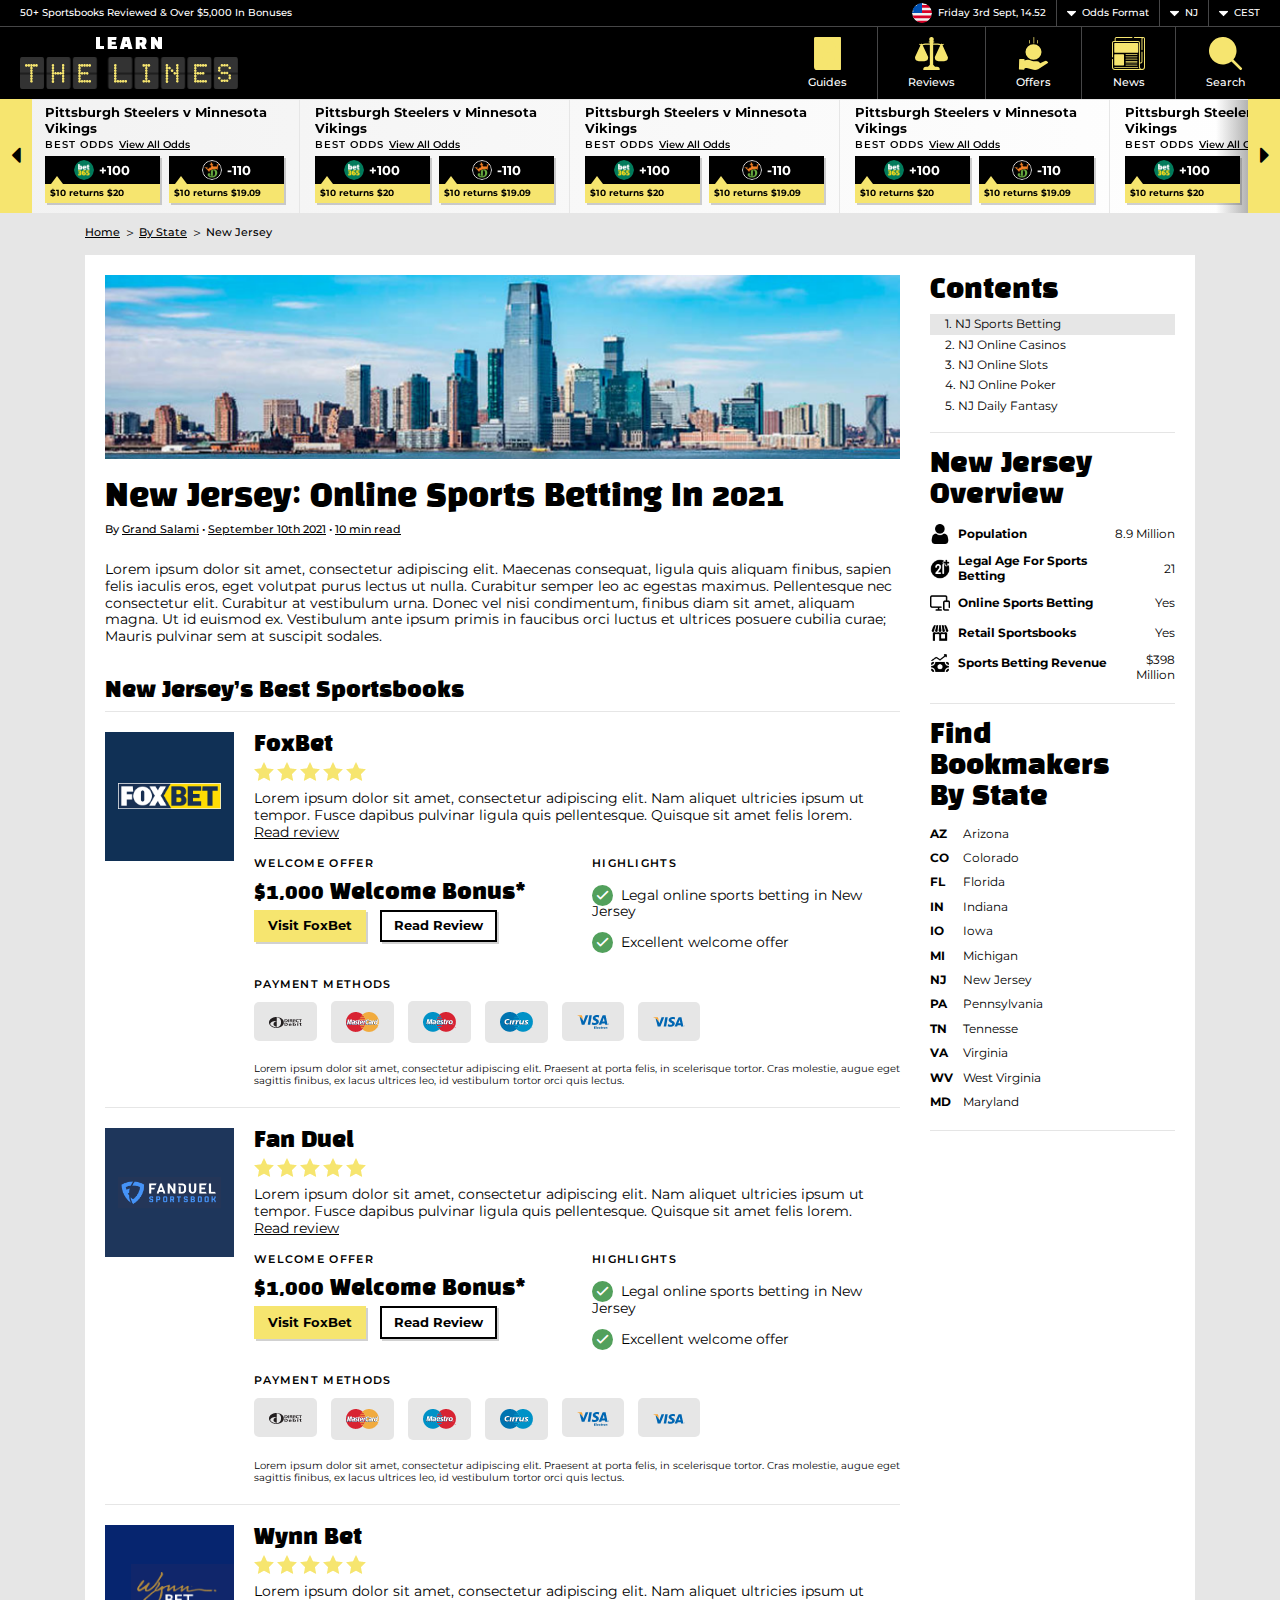
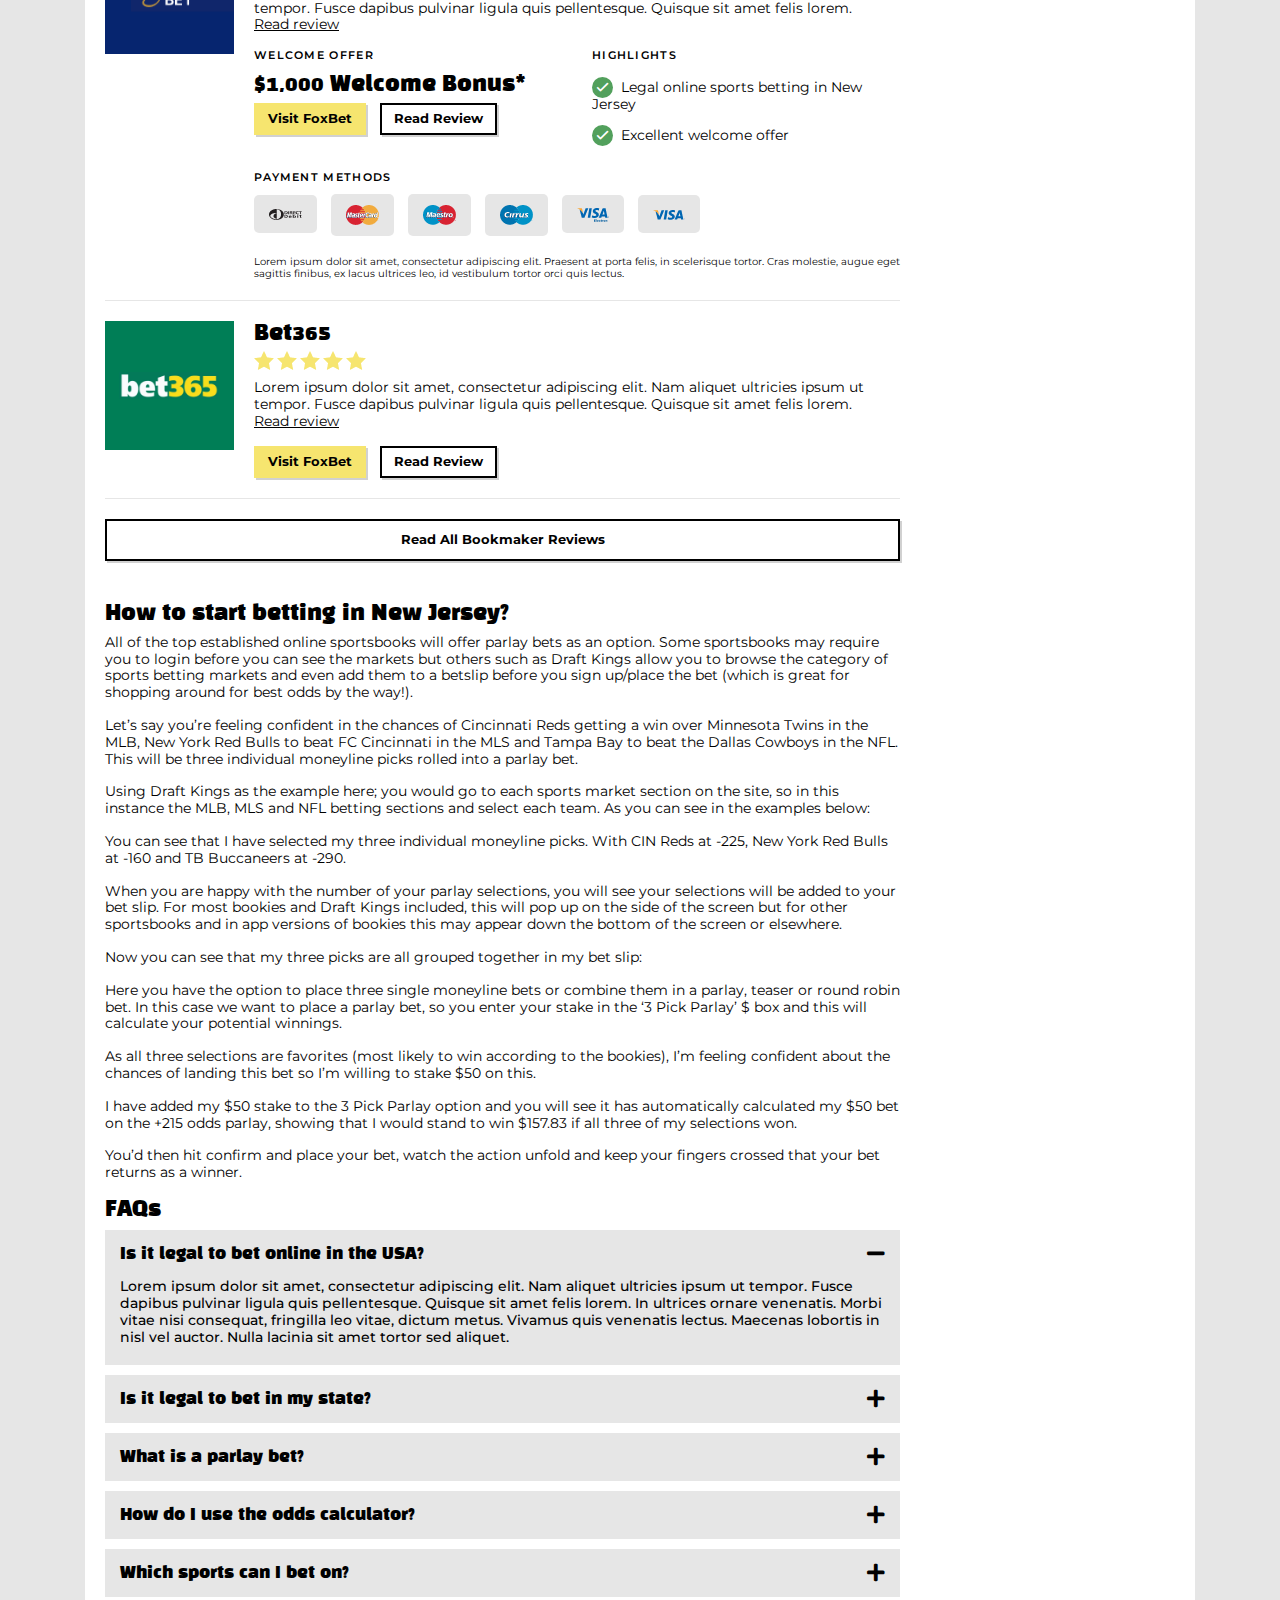
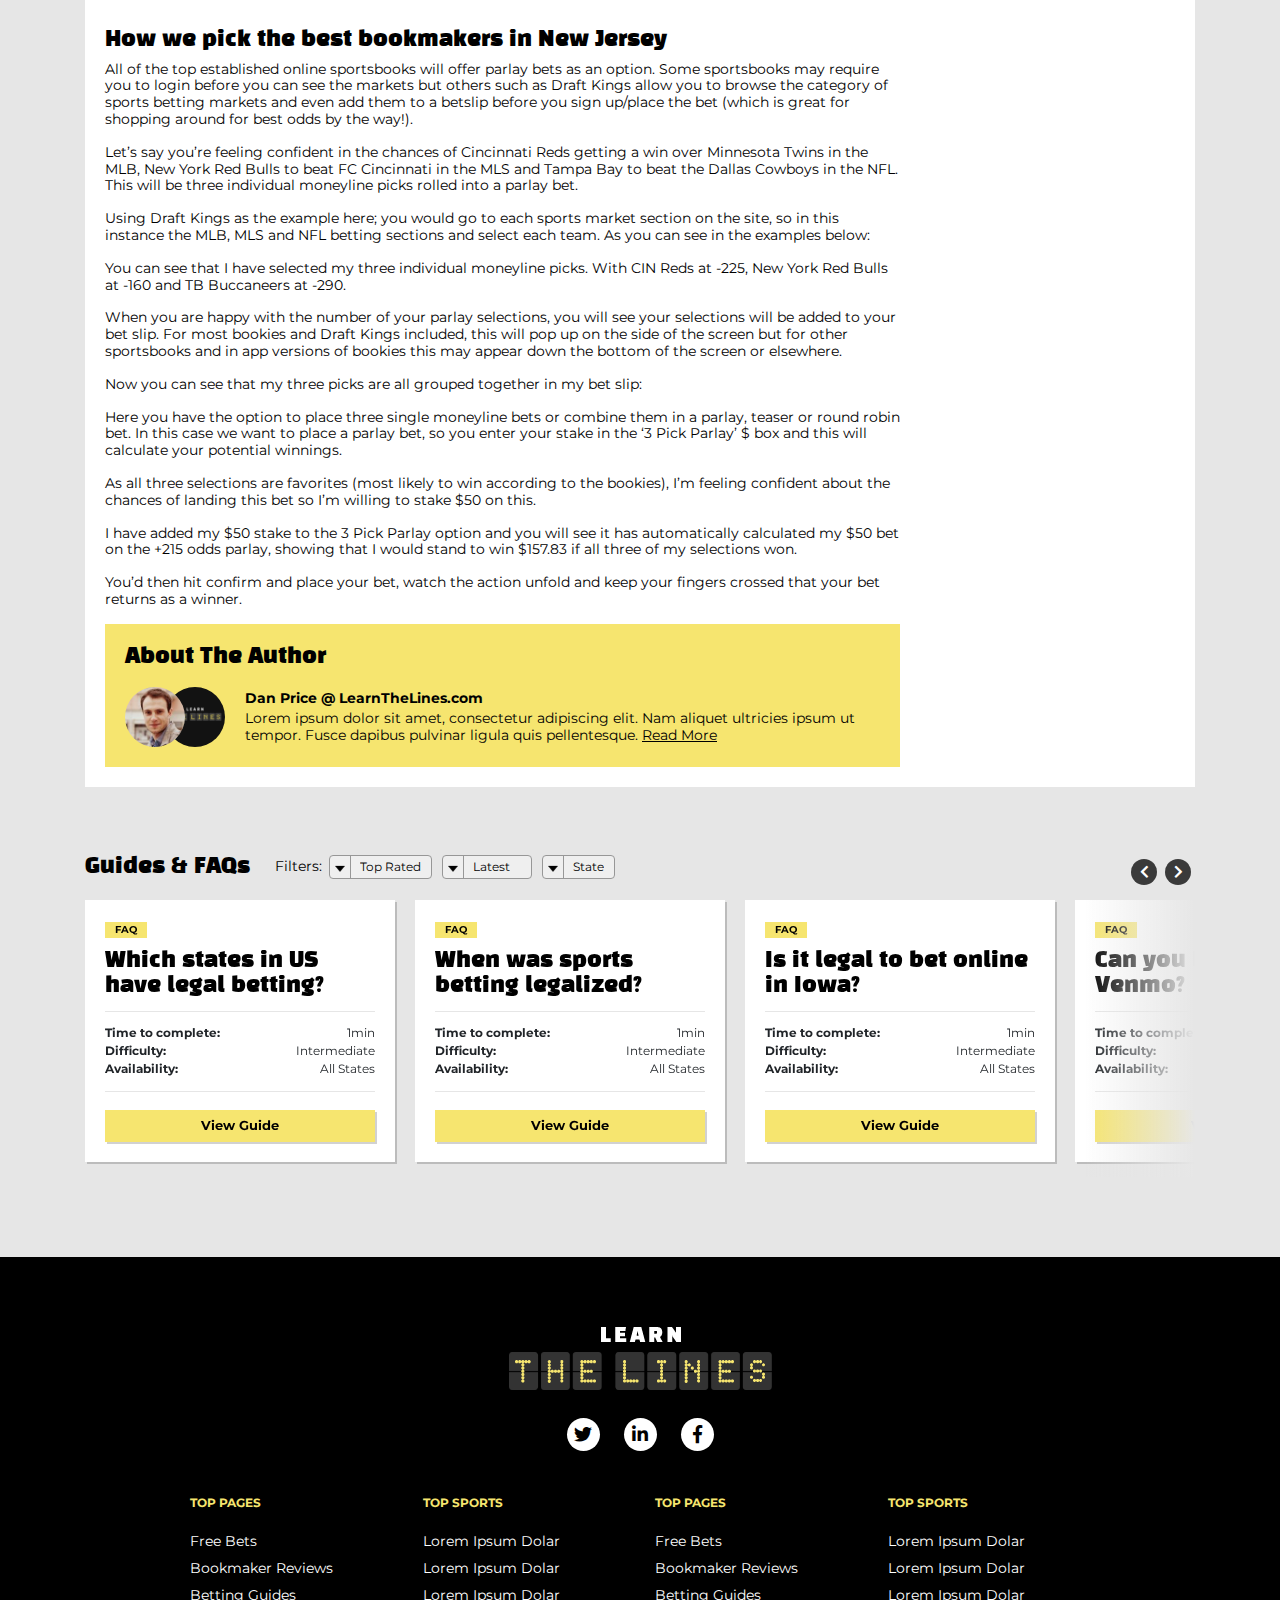
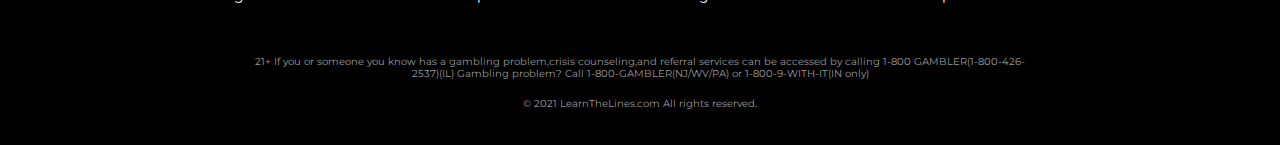
<file: state-level.html>
<!DOCTYPE html>
<html lang="en">

<head>
    <title>The Lines | Learns</title>
    <meta charset="utf-8">
    <meta name="viewport" content="width=device-width, initial-scale=1">
    <link rel="icon" href="./images/favicon.png" type="image/png">
    <link rel="stylesheet" href="assets/css/bootstrap.min.css" />
    <link rel="stylesheet" href="assets/css/owl.carousel.min.css" />
    <link rel="stylesheet" href="assets/css/fontawesome.css" />
    <link rel="stylesheet" href="assets/css/style.css" />
    <link rel="stylesheet" href="assets/css/responsive.css" />
</head>

<body>

    <div class="body-wrapper">
        <header>
            <div class="main-header">
                <div class="topbar">
                    <div class="top-left">
                        <p>50+ Sportsbooks Reviewed & Over $5,000 In Bonuses</p>
                    </div>
                    <div class="top-right">
                        <ul>
                            <li>
                                <div class="flag">
                                    <img src="./assets/images/flag.png" alt="">
                                    <span>Friday 3rd Sept, 14.52</span>
                                </div>
                            </li>
                            <li>
                                <select name="format" id="format">
                                    <option value="odds">Odds Format</option>
                                    <option value="odds">Odds Format</option>
                                </select>
                            </li>
                            <li>
                                <select name="NJ" id="nj">
                                    <option value="nj">NJ</option>
                                    <option value="nj">NJ</option>
                                </select>
                            </li>
                            <li>
                                <select name="Cest" id="cest">
                                    <option value="CEST">CEST</option>
                                    <option value="CEST">CEST</option>
                                </select>
                            </li>
                        </ul>
                    </div>
                </div>
                <nav class="navbar">
                    <div class="nav-logo">
                        <a href="./index.html">
                            <img src="./assets/images/learnthelines.png" alt="">
                        </a>
                    </div>
                    <div class="nav-menu desktop-menu">
                        <ul>
                            <li>
                                <a href="./betting-guides.html">
                                    <img src="./assets/images/header-guidebook.svg" alt="guidebook">
                                    <span>Guides</span>
                                </a>
                            </li>
                            <li>
                                <a href="./bookmaker-reviews.html">
                                    <img src="./assets/images/header-review.svg" alt="Review">
                                    <span>Reviews</span>
                                </a>
                            </li>
                            <li>
                                <a href="./state-level.html">
                                    <img src="./assets/images/header-offer.svg" alt="Offer">
                                    <span>Offers</span>
                                </a>
                            </li>
                            <li>
                                <a href="./betting-news.html">
                                    <img src="./assets/images/header-newspaper.svg" alt="news">
                                    <span>News</span>
                                </a>
                            </li>
                            <li>
                                <a href="./article.html">
                                    <img src="./assets/images/header-search.svg" alt="search">
                                    <span>Search</span>
                                </a>
                            </li>
                        </ul>
                    </div>
                    <div class="mobile-menu">
                        <button type="button" class="navbar-toggle" data-toggle="collapse" data-target="#myNavbar">
                            <span class="icon-bar"></span>
                            <span class="icon-bar"></span>
                            <span class="icon-bar"></span>
                        </button>
                        <div class="collapse navbar-collapse" id="myNavbar">
                            <ul class="nav navbar-nav headmenu">
                                <li class="dropdown active">
                                    <a class="dropdown-toggle" data-toggle="dropdown" href="#">Today</a>
                                    <ul class="dropdown-menu">
                                        <li><a href="#">Today's Racing</a></li>
                                        <li><a href="#">Today's Runners</a></li>
                                        <li><a href="#">Today's Jockeys & Drivers</a></li>
                                        <li><a href="#">Today's Trainers</a></li>
                                        <li><a href="#">Today's Rundown</a></li>
                                        <li><a href="#">Scratchings</a></li>
                                        <li><a href="#">Results</a></li>
                                        <li><a href="#">International Racing</a></li>
                                    </ul>
                                </li>
                                <li><a href="#">The Tipping Zone</a></li>
                                <li><a href="#">Read</a></li>
                                <li><a href="#">Watch</a></li>
                                <li><a href="#">Listen</a></li>
                                <li><a href="#">Betting</a></li>
                                <li><a href="#">Contact</a></li>
                            </ul>
                            <ul class="policy-menu headmenu">
                                <li><a href="#">Privacy</a></li>
                                <li><a href="#">Legal</a></li>
                                <li><a href="#">Responsible Gambling</a></li>
                            </ul>
                            <ul class="social-header">
                                <span>Follow Us</span>
                                <li><a href="#"><i class="fab fa-twitter"></i></a></li>
                                <li><a href="#"><i class="fab fa-linkedin-in"></i></a></li>
                                <li><a href="#"><i class="fab fa-facebook-f"></i></a></li>
                            </ul>
                        </div>
                    </div>
                </nav>
            </div>

            <div class="header-slider owl-carousel owl-theme">
                <div class="head-item">
                    <div class="bets-list">
                        <p class="name">Pittsburgh Steelers v Minnesota Vikings</p>
                        <span class="points">Best odds<a href="#">View All Odds</a></span>
                        <div class="bet-box">
                            <div class="return-box">
                                <div class="returns">
                                    <img src="./assets/images/bets.png" alt="">
                                    <h6>+100</h6>
                                </div>
                                <p>$10 returns $20</p>
                            </div>
                            <div class="return-box">
                                <div class="returns">
                                    <img src="./assets/images/OvalD.svg" alt="">
                                    <h6>-110</h6>
                                </div>
                                <p>$10 returns $19.09</p>
                            </div>
                        </div>
                    </div>
                </div>
                <div class="head-item">
                    <div class="bets-list">
                        <p class="name">Pittsburgh Steelers v Minnesota Vikings</p>
                        <span class="points">Best odds<a href="#">View All Odds</a></span>
                        <div class="bet-box">
                            <div class="return-box">
                                <div class="returns">
                                    <img src="./assets/images/bets.png" alt="">
                                    <h6>+100</h6>
                                </div>
                                <p>$10 returns $20</p>
                            </div>
                            <div class="return-box">
                                <div class="returns">
                                    <img src="./assets/images/OvalD.svg" alt="">
                                    <h6>-110</h6>
                                </div>
                                <p>$10 returns $19.09</p>
                            </div>
                        </div>
                    </div>
                </div>
                <div class="head-item">
                    <div class="bets-list">
                        <p class="name">Pittsburgh Steelers v Minnesota Vikings</p>
                        <span class="points">Best odds<a href="#">View All Odds</a></span>
                        <div class="bet-box">
                            <div class="return-box">
                                <div class="returns">
                                    <img src="./assets/images/bets.png" alt="">
                                    <h6>+100</h6>
                                </div>
                                <p>$10 returns $20</p>
                            </div>
                            <div class="return-box">
                                <div class="returns">
                                    <img src="./assets/images/OvalD.svg" alt="">
                                    <h6>-110</h6>
                                </div>
                                <p>$10 returns $19.09</p>
                            </div>
                        </div>
                    </div>
                </div>
                <div class="head-item">
                    <div class="bets-list">
                        <p class="name">Pittsburgh Steelers v Minnesota Vikings</p>
                        <span class="points">Best odds<a href="#">View All Odds</a></span>
                        <div class="bet-box">
                            <div class="return-box">
                                <div class="returns">
                                    <img src="./assets/images/bets.png" alt="">
                                    <h6>+100</h6>
                                </div>
                                <p>$10 returns $20</p>
                            </div>
                            <div class="return-box">
                                <div class="returns">
                                    <img src="./assets/images/OvalD.svg" alt="">
                                    <h6>-110</h6>
                                </div>
                                <p>$10 returns $19.09</p>
                            </div>
                        </div>
                    </div>
                </div>
                <div class="head-item">
                    <div class="bets-list">
                        <p class="name">Pittsburgh Steelers v Minnesota Vikings</p>
                        <span class="points">Best odds<a href="#">View All Odds</a></span>
                        <div class="bet-box">
                            <div class="return-box">
                                <div class="returns">
                                    <img src="./assets/images/bets.png" alt="">
                                    <h6>+100</h6>
                                </div>
                                <p>$10 returns $20</p>
                            </div>
                            <div class="return-box">
                                <div class="returns">
                                    <img src="./assets/images/OvalD.svg" alt="">
                                    <h6>-110</h6>
                                </div>
                                <p>$10 returns $19.09</p>
                            </div>
                        </div>
                    </div>
                </div>
                <div class="head-item">
                    <div class="bets-list">
                        <p class="name">Pittsburgh Steelers v Minnesota Vikings</p>
                        <span class="points">Best odds<a href="#">View All Odds</a></span>
                        <div class="bet-box">
                            <div class="return-box">
                                <div class="returns">
                                    <img src="./assets/images/bets.png" alt="">
                                    <h6>+100</h6>
                                </div>
                                <p>$10 returns $20</p>
                            </div>
                            <div class="return-box">
                                <div class="returns">
                                    <img src="./assets/images/OvalD.svg" alt="">
                                    <h6>-110</h6>
                                </div>
                                <p>$10 returns $19.09</p>
                            </div>
                        </div>
                    </div>
                </div>
                <div class="head-item">
                    <div class="bets-list">
                        <p class="name">Pittsburgh Steelers v Minnesota Vikings</p>
                        <span class="points">Best odds<a href="#">View All Odds</a></span>
                        <div class="bet-box">
                            <div class="return-box">
                                <div class="returns">
                                    <img src="./assets/images/bets.png" alt="">
                                    <h6>+100</h6>
                                </div>
                                <p>$10 returns $20</p>
                            </div>
                            <div class="return-box">
                                <div class="returns">
                                    <img src="./assets/images/OvalD.svg" alt="">
                                    <h6>-110</h6>
                                </div>
                                <p>$10 returns $19.09</p>
                            </div>
                        </div>
                    </div>
                </div>
            </div>
        </header>

        <div class="main-wrapper">

            <div class="breadcrumbs">
                <div class="container">
                    <ul>
                        <li><a href="#">Home</a></li>
                        <li><a href="#">By State</a></li>
                        <li><a href="#">New Jersey</a></li>
                    </ul>
                </div>
            </div>

            <section class="article-section">
                <div class="container">
                    <div class="article-data">
                        <div class="row">
                            <div class="col-lg-9 col-md-8">
                                <div class="article-left">
                                    <div class="article-banner">
                                        <img src="./assets/images/state-banner.png" alt="">
                                    </div>
                                    <div class="article-box">
                                        <h2>New Jersey: Online Sports Betting In 2021</h2>
                                        <ul class="sponsered">
                                            <span>By </span>
                                            <li><a href="#">Grand Salami</a></li>
                                            <li><a href="#">September 10th 2021</a></li>
                                            <li><a href="#">10 min read</a></li>
                                        </ul>
                                        <p>Lorem ipsum dolor sit amet, consectetur adipiscing elit. Maecenas consequat, ligula quis aliquam finibus, sapien felis iaculis eros, eget volutpat purus lectus ut nulla. Curabitur semper leo ac egestas maximus. Pellentesque nec consectetur elit. Curabitur at vestibulum urna. Donec vel nisi condimentum, finibus diam sit amet, aliquam magna. Ut id euismod ex. Vestibulum ante ipsum primis in faucibus orci luctus et ultrices posuere cubilia curae; Mauris pulvinar sem at suscipit sodales. 
                                        </p>
                                        <br>
                                        <h4>New Jersey’s Best Sportsbooks</h4>
                                        <div class="best-sportsbook">
                                            <div class="sports-books">
                                                <img src="./assets/images/foxbet.png" alt="">
                                                <div class="sportbook-data">
                                                    <h4>FoxBet</h4>
                                                    <img src="./assets/images/review.png" class="review" alt="review">
                                                    <p>Lorem ipsum dolor sit amet, consectetur adipiscing elit. Nam aliquet ultricies ipsum ut tempor. Fusce dapibus pulvinar ligula quis pellentesque. Quisque sit amet felis lorem. <a href="#">Read review</a> </p>
                                                    <div class="row">
                                                        <div class="col-lg-6 col-md-12">
                                                            <div class="bonus-offer">
                                                                <p class="title">Welcome Offer</p>
                                                                <h4>$1,000 Welcome Bonus*</h4>
                                                                <div class="welcome-btns">
                                                                    <a href="#" class="btn btn-primary">Visit FoxBet</a>
                                                                    <a href="./bookmaker-reviews.html" class="btn btn-secondary">Read Review</a>
                                                                </div>
                                                            </div>
                                                        </div>
                                                        <div class="col-lg-6 col-md-12">
                                                            <div class="hightlight">
                                                                <p class="title">Highlights</p>
                                                                <ul>
                                                                    <li>Legal online sports betting in New Jersey</li>
                                                                    <li>Excellent welcome offer</li>
                                                                </ul>
                                                            </div>
                                                        </div>
                                                    </div>
                                                    <div class="payment-methods">
                                                        <p class="title">Payment Methods</p>
                                                        <ul>
                                                            <li><img src="./assets/images/direct debit.png" alt=""></li>
                                                            <li><img src="./assets/images/mastercard.png" alt=""></li>
                                                            <li><img src="./assets/images/maestro.png" alt=""></li>
                                                            <li><img src="./assets/images/cirrus.png" alt=""></li>
                                                            <li><img src="./assets/images/visa electron.png" alt=""></li>
                                                            <li><img src="./assets/images/visa.png" alt=""></li>
                                                        </ul>
                                                    </div>
                                                    <P class="state-text">Lorem ipsum dolor sit amet, consectetur adipiscing elit. Praesent at porta felis, in scelerisque tortor. Cras molestie, augue eget sagittis finibus, ex lacus ultrices leo, id vestibulum tortor orci quis lectus. </P>
                                                </div>
                                            </div>
                                            <div class="sports-books">
                                                <img src="./assets/images/fan-dual.png" alt="">
                                                <div class="sportbook-data">
                                                    <h4>Fan Duel</h4>
                                                    <img src="./assets/images/review.png" class="review" alt="review">
                                                    <p>Lorem ipsum dolor sit amet, consectetur adipiscing elit. Nam aliquet ultricies ipsum ut tempor. Fusce dapibus pulvinar ligula quis pellentesque. Quisque sit amet felis lorem. <a href="#">Read review</a> </p>
                                                    <div class="row">
                                                        <div class="col-lg-6 col-md-12">
                                                            <div class="bonus-offer">
                                                                <p class="title">Welcome Offer</p>
                                                                <h4>$1,000 Welcome Bonus*</h4>
                                                                <div class="welcome-btns">
                                                                    <a href="#" class="btn btn-primary">Visit FoxBet</a>
                                                                    <a href="./bookmaker-reviews.html" class="btn btn-secondary">Read Review</a>
                                                                </div>
                                                            </div>
                                                        </div>
                                                        <div class="col-lg-6 col-md-12">
                                                            <div class="hightlight">
                                                                <p class="title">Highlights</p>
                                                                <ul>
                                                                    <li>Legal online sports betting in New Jersey</li>
                                                                    <li>Excellent welcome offer</li>
                                                                </ul>
                                                            </div>
                                                        </div>
                                                    </div>
                                                    <div class="payment-methods">
                                                        <p class="title">Payment Methods</p>
                                                        <ul>
                                                            <li><img src="./assets/images/direct debit.png" alt=""></li>
                                                            <li><img src="./assets/images/mastercard.png" alt=""></li>
                                                            <li><img src="./assets/images/maestro.png" alt=""></li>
                                                            <li><img src="./assets/images/cirrus.png" alt=""></li>
                                                            <li><img src="./assets/images/visa electron.png" alt=""></li>
                                                            <li><img src="./assets/images/visa.png" alt=""></li>
                                                        </ul>
                                                    </div>
                                                    <P class="state-text">Lorem ipsum dolor sit amet, consectetur adipiscing elit. Praesent at porta felis, in scelerisque tortor. Cras molestie, augue eget sagittis finibus, ex lacus ultrices leo, id vestibulum tortor orci quis lectus. </P>
                                                </div>
                                            </div>
                                            <div class="sports-books">
                                                <img src="./assets/images/wynn.png" alt="">
                                                <div class="sportbook-data">
                                                    <h4>Wynn Bet</h4>
                                                    <img src="./assets/images/review.png" class="review" alt="review">
                                                    <p>Lorem ipsum dolor sit amet, consectetur adipiscing elit. Nam aliquet ultricies ipsum ut tempor. Fusce dapibus pulvinar ligula quis pellentesque. Quisque sit amet felis lorem. <a href="#">Read review</a> </p>
                                                    <div class="row">
                                                        <div class="col-lg-6 col-md-12">
                                                            <div class="bonus-offer">
                                                                <p class="title">Welcome Offer</p>
                                                                <h4>$1,000 Welcome Bonus*</h4>
                                                                <div class="welcome-btns">
                                                                    <a href="#" class="btn btn-primary">Visit FoxBet</a>
                                                                    <a href="./bookmaker-reviews.html" class="btn btn-secondary">Read Review</a>
                                                                </div>
                                                            </div>
                                                        </div>
                                                        <div class="col-lg-6 col-md-12">
                                                            <div class="hightlight">
                                                                <p class="title">Highlights</p>
                                                                <ul>
                                                                    <li>Legal online sports betting in New Jersey</li>
                                                                    <li>Excellent welcome offer</li>
                                                                </ul>
                                                            </div>
                                                        </div>
                                                    </div>
                                                    <div class="payment-methods">
                                                        <p class="title">Payment Methods</p>
                                                        <ul>
                                                            <li><img src="./assets/images/direct debit.png" alt=""></li>
                                                            <li><img src="./assets/images/mastercard.png" alt=""></li>
                                                            <li><img src="./assets/images/maestro.png" alt=""></li>
                                                            <li><img src="./assets/images/cirrus.png" alt=""></li>
                                                            <li><img src="./assets/images/visa electron.png" alt=""></li>
                                                            <li><img src="./assets/images/visa.png" alt=""></li>
                                                        </ul>
                                                    </div>
                                                    <P class="state-text">Lorem ipsum dolor sit amet, consectetur adipiscing elit. Praesent at porta felis, in scelerisque tortor. Cras molestie, augue eget sagittis finibus, ex lacus ultrices leo, id vestibulum tortor orci quis lectus. </P>
                                                </div>
                                            </div>
                                            <div class="sports-books">
                                                <img src="./assets/images/bet-365.png" alt="">
                                                <div class="sportbook-data">
                                                    <h4>Bet365</h4>
                                                    <img src="./assets/images/review.png" class="review" alt="review">
                                                    <p>Lorem ipsum dolor sit amet, consectetur adipiscing elit. Nam aliquet ultricies ipsum ut tempor. Fusce dapibus pulvinar ligula quis pellentesque. Quisque sit amet felis lorem. <a href="#">Read review</a> </p>
                                                    <div class="welcome-btns">
                                                        <a href="#" class="btn btn-primary">Visit FoxBet</a>
                                                        <a href="./bookmaker-reviews.html" class="btn btn-secondary">Read Review</a>
                                                    </div>
                                                </div>
                                            </div>
                                            <div class="read-all">
                                                <a href="#" class="btn btn-secondary">Read All Bookmaker Reviews</a>
                                            </div>
                                        </div>


                                        <h4>How to start betting in New Jersey?</h4>
                                        <p>All of the top established online sportsbooks will offer parlay bets as an option. Some sportsbooks may require you to login before you can see the markets but others such as Draft Kings allow you to browse the category of sports betting markets and even add them to a betslip before you sign up/place the bet (which is great for shopping around for best odds by the way!).
                                        </p>
                                        <p>Let’s say you’re feeling confident in the chances of Cincinnati Reds getting a win over Minnesota Twins in the MLB, New York Red Bulls to beat FC Cincinnati in the MLS and Tampa Bay to beat the Dallas Cowboys in the NFL. This will be three individual moneyline picks rolled into a parlay bet.
                                        </p>
                                        <p>Using Draft Kings as the example here; you would go to each sports market section on the site, so in this instance the MLB, MLS and NFL betting sections and select each team. As you can see in the examples below:
                                        </p>
                                        <p>You can see that I have selected my three individual moneyline picks. With CIN Reds at -225, New York Red Bulls at -160 and TB Buccaneers at -290. 
                                        </p>
                                        <p>When you are happy with the number of your parlay selections, you will see your selections will be added to your bet slip. For most bookies and Draft Kings included, this will pop up on the side of the screen but for other sportsbooks and in app versions of bookies this may appear down the bottom of the screen or elsewhere. 
                                        </p>
                                        <p>Now you can see that my three picks are all grouped together in my bet slip:</p>
                                        <p>Here you have the option to place three single moneyline bets or combine them in a parlay, teaser or round robin bet. In this case we want to place a parlay bet, so you enter your stake in the ‘3 Pick Parlay’ $ box and this will calculate your potential winnings. </p>
                                        <p>As all three selections are favorites (most likely to win according to the bookies), I’m feeling confident about the chances of landing this bet so I’m willing to stake $50 on this.</p>
                                        <p>I have added my $50 stake to the 3 Pick Parlay option and you will see it has automatically calculated my $50 bet on the +215 odds parlay, showing that I would stand to win $157.83 if all three of my selections won.</p>
                                        <p>You’d then hit confirm and place your bet, watch the action unfold and keep your fingers crossed that your bet returns as a winner.</p>

                                        <div id="accordion" class="accordian">
                                            <h4>FAQs</h4>
                                            <div class="card">
                                                <div class="card-header" id="headingOne">
                                                    <button class="btn btn-link" data-toggle="collapse" data-target="#collapseOne" aria-expanded="true" aria-controls="collapseOne">
                                                        Is it legal to bet online in the USA?
                                                    </button>
                                                </div>
                                                <div id="collapseOne" class="collapse show" aria-labelledby="headingOne" data-parent="#accordion">
                                                    <div class="card-body">Lorem ipsum dolor sit amet, consectetur adipiscing elit. Nam aliquet ultricies ipsum ut tempor. Fusce dapibus pulvinar ligula quis pellentesque. Quisque sit amet felis lorem. In ultrices ornare venenatis. Morbi vitae nisi consequat, fringilla leo vitae, dictum metus. Vivamus quis venenatis lectus. Maecenas lobortis in nisl vel auctor. Nulla lacinia sit amet tortor sed aliquet.</div>
                                                </div>
                                            </div>
                                            <div class="card">
                                                <div class="card-header" id="headingTwo">
                                                    <button class="btn btn-link collapsed" data-toggle="collapse" data-target="#collapseTwo" aria-expanded="false" aria-controls="collapseTwo">
                                                        Is it legal to bet in my state?
                                                    </button>
                                                </div>
                                                <div id="collapseTwo" class="collapse" aria-labelledby="headingTwo" data-parent="#accordion">
                                                    <div class="card-body">Lorem ipsum dolor sit amet, consectetur adipiscing elit. Nam aliquet ultricies ipsum ut tempor. Fusce dapibus pulvinar ligula quis pellentesque. Quisque sit amet felis lorem. In ultrices ornare venenatis. Morbi vitae nisi consequat, fringilla leo vitae, dictum metus. Vivamus quis venenatis lectus. Maecenas lobortis in nisl vel auctor. Nulla lacinia sit amet tortor sed aliquet.</div>
                                                </div>
                                            </div>
                                            <div class="card">
                                                <div class="card-header" id="headingThree">
                                                    <button class="btn btn-link collapsed" data-toggle="collapse" data-target="#collapseThree" aria-expanded="false" aria-controls="collapseThree">
                                                        What is a parlay bet?
                                                    </button>
                                                </div>
                                                <div id="collapseThree" class="collapse" aria-labelledby="headingThree" data-parent="#accordion">
                                                    <div class="card-body">Lorem ipsum dolor sit amet, consectetur adipiscing elit. Nam aliquet ultricies ipsum ut tempor. Fusce dapibus pulvinar ligula quis pellentesque. Quisque sit amet felis lorem. In ultrices ornare venenatis. Morbi vitae nisi consequat, fringilla leo vitae, dictum metus. Vivamus quis venenatis lectus. Maecenas lobortis in nisl vel auctor. Nulla lacinia sit amet tortor sed aliquet.</div>
                                                </div>
                                            </div>
                                            <div class="card">
                                                <div class="card-header" id="headingFour">
                                                    <button class="btn btn-link collapsed" data-toggle="collapse" data-target="#collapseFour" aria-expanded="false" aria-controls="collapseFour">
                                                        How do I use the odds calculator?
                                                    </button>
                                                </div>
                                                <div id="collapseFour" class="collapse" aria-labelledby="headingFour" data-parent="#accordion">
                                                    <div class="card-body">Lorem ipsum dolor sit amet, consectetur adipiscing elit. Nam aliquet ultricies ipsum ut tempor. Fusce dapibus pulvinar ligula quis pellentesque. Quisque sit amet felis lorem. In ultrices ornare venenatis. Morbi vitae nisi consequat, fringilla leo vitae, dictum metus. Vivamus quis venenatis lectus. Maecenas lobortis in nisl vel auctor. Nulla lacinia sit amet tortor sed aliquet.</div>
                                                </div>
                                            </div>
                                            <div class="card">
                                                <div class="card-header" id="headingFive">
                                                    <button class="btn btn-link collapsed" data-toggle="collapse" data-target="#collapseFive" aria-expanded="false" aria-controls="collapseFive">
                                                        Which sports can I bet on?
                                                    </button>
                                                </div>
                                                <div id="collapseFive" class="collapse" aria-labelledby="headingFive" data-parent="#accordion">
                                                    <div class="card-body">Lorem ipsum dolor sit amet, consectetur adipiscing elit. Nam aliquet ultricies ipsum ut tempor. Fusce dapibus pulvinar ligula quis pellentesque. Quisque sit amet felis lorem. In ultrices ornare venenatis. Morbi vitae nisi consequat, fringilla leo vitae, dictum metus. Vivamus quis venenatis lectus. Maecenas lobortis in nisl vel auctor. Nulla lacinia sit amet tortor sed aliquet.</div>
                                                </div>
                                            </div>
                                        </div>

                                        <h4>How we pick the best bookmakers in New Jersey</h4>
                                        <p>All of the top established online sportsbooks will offer parlay bets as an option. Some sportsbooks may require you to login before you can see the markets but others such as Draft Kings allow you to browse the category of sports betting markets and even add them to a betslip before you sign up/place the bet (which is great for shopping around for best odds by the way!).
                                        </p>
                                        <p>Let’s say you’re feeling confident in the chances of Cincinnati Reds getting a win over Minnesota Twins in the MLB, New York Red Bulls to beat FC Cincinnati in the MLS and Tampa Bay to beat the Dallas Cowboys in the NFL. This will be three individual moneyline picks rolled into a parlay bet.
                                        </p>
                                        <p>Using Draft Kings as the example here; you would go to each sports market section on the site, so in this instance the MLB, MLS and NFL betting sections and select each team. As you can see in the examples below:
                                        </p>
                                        <p>You can see that I have selected my three individual moneyline picks. With CIN Reds at -225, New York Red Bulls at -160 and TB Buccaneers at -290. 
                                        </p>
                                        <p>When you are happy with the number of your parlay selections, you will see your selections will be added to your bet slip. For most bookies and Draft Kings included, this will pop up on the side of the screen but for other sportsbooks and in app versions of bookies this may appear down the bottom of the screen or elsewhere. 
                                        </p>
                                        <p>Now you can see that my three picks are all grouped together in my bet slip:</p>
                                        <p>Here you have the option to place three single moneyline bets or combine them in a parlay, teaser or round robin bet. In this case we want to place a parlay bet, so you enter your stake in the ‘3 Pick Parlay’ $ box and this will calculate your potential winnings. </p>
                                        <p>As all three selections are favorites (most likely to win according to the bookies), I’m feeling confident about the chances of landing this bet so I’m willing to stake $50 on this.</p>
                                        <p>I have added my $50 stake to the 3 Pick Parlay option and you will see it has automatically calculated my $50 bet on the +215 odds parlay, showing that I would stand to win $157.83 if all three of my selections won.</p>
                                        <p>You’d then hit confirm and place your bet, watch the action unfold and keep your fingers crossed that your bet returns as a winner.</p>

                                        <div class="about-author">
                                            <h4>About The Author</h4>
                                            <div class="author-state">
                                                <img src="./assets/images/author.png" alt="">
                                                <div class="author-data">
                                                    <h6>Dan Price @ LearnTheLines.com</h6>
                                                    <p>Lorem ipsum dolor sit amet, consectetur adipiscing elit. Nam aliquet ultricies ipsum ut tempor. Fusce dapibus pulvinar ligula quis pellentesque. <a href="#">Read More</a></p>
                                                </div>
                                            </div>
                                        </div>
                                    </div>
                                </div>
                            </div>
                            <div class="col-lg-3 col-md-4">
                                <div class="article-right">
                                    <h3>Contents</h3>
                                    <ol>
                                        <li class="active">1. NJ Sports Betting</li>
                                        <li>2. NJ Online Casinos</li>
                                        <li>3. NJ Online Slots</li>
                                        <li>4. NJ Online Poker</li>
                                        <li>5. NJ Daily Fantasy</li>
                                    </ol>
                                    <hr>
                                    <h3>New Jersey <br>Overview</h3>
                                    <div class="table-population">
                                        <table>
                                            <tbody>
                                                <tr>
                                                    <th>
                                                        <img src="./assets/images/sports/user.png" alt="">
                                                        <span>Population</span>
                                                    </th>
                                                    <td>8.9 Million</td>
                                                </tr>
                                                <tr>
                                                    <th>
                                                        <img src="./assets/images/sports/legal.png" alt="">
                                                        <span>Legal Age For Sports Betting</span>
                                                    </th>
                                                    <td>21</td>
                                                </tr>
                                                <tr>
                                                    <th>
                                                        <img src="./assets/images/sports/online.png" alt="">
                                                        <span>Online Sports Betting</span>
                                                    </th>
                                                    <td>Yes</td>
                                                </tr>
                                                <tr>
                                                    <th>
                                                        <img src="./assets/images/sports/retail.png" alt="">
                                                        <span>Retail Sportsbooks</span>
                                                    </th>
                                                    <td>Yes</td>
                                                </tr>
                                                <tr>
                                                    <th>
                                                        <img src="./assets/images/sports/sports.png" alt="">
                                                        <span>Sports Betting Revenue</span>
                                                    </th>
                                                    <td>$398 Million</td>
                                                </tr>
                                            </tbody>
                                        </table>
                                    </div>
                                    <hr>
                                    <h3>Find Bookmakers <br>By State</h3>
                                    <div class="table-population">
                                        <table class="country">
                                            <tbody>
                                                <tr>
                                                    <th>AZ</th>
                                                    <td>Arizona</td>
                                                </tr>
                                                <tr>
                                                    <th>CO</th>
                                                    <td>Colorado</td>
                                                </tr>
                                                <tr>
                                                    <th>FL</th>
                                                    <td>Florida</td>
                                                </tr>
                                                <tr>
                                                    <th>IN</th>
                                                    <td>Indiana</td>
                                                </tr>
                                                <tr>
                                                    <th>IO</th>
                                                    <td>Iowa</td>
                                                </tr>
                                                <tr>
                                                    <th>MI</th>
                                                    <td>Michigan</td>
                                                </tr>
                                                <tr>
                                                    <th>NJ</th>
                                                    <td>New Jersey</td>
                                                </tr>
                                                <tr>
                                                    <th>PA</th>
                                                    <td>Pennsylvania</td>
                                                </tr>
                                                <tr>
                                                    <th>TN</th>
                                                    <td>Tennesse</td>
                                                </tr>
                                                <tr>
                                                    <th>VA</th>
                                                    <td>Virginia</td>
                                                </tr>
                                                <tr>
                                                    <th>WV</th>
                                                    <td>West Virginia</td>
                                                </tr>
                                                <tr>
                                                    <th>MD</th>
                                                    <td>Maryland</td>
                                                </tr>
                                            </tbody>
                                        </table>
                                    </div>
                                    <hr>
                                </div>
                            </div>
                        </div>
                    </div>
                </div>
            </section>

            <section class="faq-section">
                <div class="container">
                    <div class="heading">
                        <h4>Guides & FAQs</h4>
                        <div class="filters">
                            <span>Filters: </span>
                            <select class="form-select">
                                <option>Top Rated</option>
                                <option>Top Rated</option>
                            </select>
                            <select class="form-select">
                                <option>Latest</option>
                                <option>Oldest</option>
                                <option>Popular</option>
                            </select>
                            <select class="form-select">
                                <option>State</option>
                                <option>State</option>
                                <option>State</option>
                            </select>
                        </div>
                    </div>
                    <div class="faq-slider owl-carousel owl-theme">
                        <div class="item">
                            <span class="label-news">Faq</span>
                            <h4>Which states in US have legal betting?</h4>
                            <div class="table">
                                <table>
                                    <tr>
                                        <th>Time to complete:</th>
                                        <td>1min</td>
                                    </tr>
                                    <tr>
                                        <th>Difficulty:</th>
                                        <td>Intermediate</td>
                                    </tr>
                                    <tr>
                                        <th>Availability:</th>
                                        <td>All States</td>
                                    </tr>
                                </table>
                            </div>
                            <a href="#" class="btn btn-primary">View Guide</a>
                        </div>
                        <div class="item">
                            <span class="label-news">Faq</span>
                            <h4>When was sports betting legalized?</h4>
                            <div class="table">
                                <table>
                                    <tr>
                                        <th>Time to complete:</th>
                                        <td>1min</td>
                                    </tr>
                                    <tr>
                                        <th>Difficulty:</th>
                                        <td>Intermediate</td>
                                    </tr>
                                    <tr>
                                        <th>Availability:</th>
                                        <td>All States</td>
                                    </tr>
                                </table>
                            </div>
                            <a href="#" class="btn btn-primary">View Guide</a>
                        </div>
                        <div class="item">
                            <span class="label-news">Faq</span>
                            <h4>Is it legal to bet online in Iowa?</h4>
                            <div class="table">
                                <table>
                                    <tr>
                                        <th>Time to complete:</th>
                                        <td>1min</td>
                                    </tr>
                                    <tr>
                                        <th>Difficulty:</th>
                                        <td>Intermediate</td>
                                    </tr>
                                    <tr>
                                        <th>Availability:</th>
                                        <td>All States</td>
                                    </tr>
                                </table>
                            </div>
                            <a href="#" class="btn btn-primary">View Guide</a>
                        </div>
                        <div class="item">
                            <span class="label-news">Faq</span>
                            <h4>Can you bet with Venmo?</h4>
                            <div class="table">
                                <table>
                                    <tr>
                                        <th>Time to complete:</th>
                                        <td>1min</td>
                                    </tr>
                                    <tr>
                                        <th>Difficulty:</th>
                                        <td>Intermediate</td>
                                    </tr>
                                    <tr>
                                        <th>Availability:</th>
                                        <td>All States</td>
                                    </tr>
                                </table>
                            </div>
                            <a href="#" class="btn btn-primary">View Guide</a>
                        </div>
                        <div class="item">
                            <span class="label-news">Faq</span>
                            <h4>Which states in US have legal betting?</h4>
                            <div class="table">
                                <table>
                                    <tr>
                                        <th>Time to complete:</th>
                                        <td>1min</td>
                                    </tr>
                                    <tr>
                                        <th>Difficulty:</th>
                                        <td>Intermediate</td>
                                    </tr>
                                    <tr>
                                        <th>Availability:</th>
                                        <td>All States</td>
                                    </tr>
                                </table>
                            </div>
                            <a href="#" class="btn btn-primary">View Guide</a>
                        </div>
                        <div class="item">
                            <span class="label-news">Faq</span>
                            <h4>Which states in US have legal betting?</h4>
                            <div class="table">
                                <table>
                                    <tr>
                                        <th>Time to complete:</th>
                                        <td>1min</td>
                                    </tr>
                                    <tr>
                                        <th>Difficulty:</th>
                                        <td>Intermediate</td>
                                    </tr>
                                    <tr>
                                        <th>Availability:</th>
                                        <td>All States</td>
                                    </tr>
                                </table>
                            </div>
                            <a href="#" class="btn btn-primary">View Guide</a>
                        </div>
                        <div class="item">
                            <span class="label-news">Faq</span>
                            <h4>Is it legal to bet online in Iowa?</h4>
                            <div class="table">
                                <table>
                                    <tr>
                                        <th>Time to complete:</th>
                                        <td>1min</td>
                                    </tr>
                                    <tr>
                                        <th>Difficulty:</th>
                                        <td>Intermediate</td>
                                    </tr>
                                    <tr>
                                        <th>Availability:</th>
                                        <td>All States</td>
                                    </tr>
                                </table>
                            </div>
                            <a href="#" class="btn btn-primary">View Guide</a>
                        </div>
                        <div class="item">
                            <span class="label-news">Faq</span>
                            <h4>Can you bet with Venmo?</h4>
                            <div class="table">
                                <table>
                                    <tr>
                                        <th>Time to complete:</th>
                                        <td>1min</td>
                                    </tr>
                                    <tr>
                                        <th>Difficulty:</th>
                                        <td>Intermediate</td>
                                    </tr>
                                    <tr>
                                        <th>Availability:</th>
                                        <td>All States</td>
                                    </tr>
                                </table>
                            </div>
                            <a href="#" class="btn btn-primary">View Guide</a>
                        </div>
                    </div>
                </div>
            </section>

        </div>

        <footer>
            <div class="container">
                <div class="footer-wrap">
                    <div class="footer-logo">
                        <img src="./assets/images/footer-logo.png" alt="">
                    </div>
                    <ul class="footer-social">
                        <li>
                            <a href="#"><i class="fab fa-twitter"></i></a>
                        </li>
                        <li>
                            <a href="#"><i class="fab fa-linkedin-in"></i></a>
                        </li>
                        <li>
                            <a href="#"><i class="fab fa-facebook-f"></i></a>
                        </li>
                    </ul>

                    <div class="footer-menu">
                        <div class="row">
                            <div class="col-md-3 col-sm-6 col-6">
                                <div class="menu">
                                    <h6>TOP PAGES</h6>
                                    <ul>
                                        <li><a href="#">Free Bets</a></li>
                                        <li><a href="#">Bookmaker Reviews</a></li>
                                        <li><a href="#">Betting Guides</a></li>
                                    </ul>
                                </div>
                            </div>
                            <div class="col-md-3 col-sm-6 col-6">
                                <div class="menu">
                                    <h6>TOP SPORTS</h6>
                                    <ul>
                                        <li><a href="#">Lorem Ipsum Dolar</a></li>
                                        <li><a href="#">Lorem Ipsum Dolar</a></li>
                                        <li><a href="#">Lorem Ipsum Dolar</a></li>
                                    </ul>
                                </div>
                            </div>
                            <div class="col-md-3 col-sm-6 col-6">
                                <div class="menu">
                                    <h6>TOP PAGES</h6>
                                    <ul>
                                        <li><a href="#">Free Bets</a></li>
                                        <li><a href="#">Bookmaker Reviews</a></li>
                                        <li><a href="#">Betting Guides</a></li>
                                    </ul>
                                </div>
                            </div>
                            <div class="col-md-3 col-sm-6 col-6">
                                <div class="menu">
                                    <h6>TOP SPORTS</h6>
                                    <ul>
                                        <li><a href="#">Lorem Ipsum Dolar</a></li>
                                        <li><a href="#">Lorem Ipsum Dolar</a></li>
                                        <li><a href="#">Lorem Ipsum Dolar</a></li>
                                    </ul>
                                </div>
                            </div>
                        </div>
                    </div>

                    <div class="copyrights">
                        <p class="copy-note">21+ If you or someone you know has a gambling problem,crisis counseling,and referral services can be accessed by calling 1-800 GAMBLER(1-800-426-2537)(IL) 
                            Gambling problem? Call 1-800-GAMBLER(NJ/WV/PA) or 1-800-9-WITH-IT(IN only)</p>
                        <p>© 2021 LearnTheLines.com All rights reserved.</p>
                    </div>
                </div>
            </div>
        </footer>

    </div>

    <script type="text/javascript" src="assets/js/jquery.min.js"></script>
    <script type="text/javascript" src="assets/js/bootstrap.min.js"></script>
    <script type="text/javascript" src="assets/js/popper.min.js"></script>
    <script type="text/javascript" src="assets/js/owl.carousel.min.js"></script>
    <script type="text/javascript" src="assets/js/custom.js"></script>
</body>

</html>
</file>
<file: assets/css/style.css>
@import url('https://fonts.googleapis.com/css2?family=Black+Han+Sans&family=Montserrat:wght@100;200;300;400;500;600;700;800;900&display=swap');

/*------- THEME CSS ---------

font-family: 'Black Han Sans', sans-serif;
font-family: 'Montserrat', sans-serif;
*/

* {
    box-sizing: border-box;
}

body {
    font-family: 'Montserrat', sans-serif;    
    font-size: 14px;
    line-height: 1.2;
    letter-spacing: 0;
    color: #000;
    font-weight: 400;
    outline: none;
    background-color: #E6E6E6;
}

a {
    text-decoration: none;
    display: inline-block;
    color: #000;
}

a:hover {
    text-decoration: none;
}

img {
    max-width: 100%;
}

h1,
h2,
h3,
h4,
h5,
h6 {
    font-family: 'Black Han Sans', sans-serif;
}

h1,
.h1 {
    font-size: 49px;
}

h2 {
    font-size: 30px;
}

h3 {
    font-size: 26px;
}

h4 {
    font-size: 21px;
}

h5 {
    font-size: 18px;
}

h6 {
    font-size: 16px;
}

ul {
    list-style: none;
    padding: 0;
    margin: 0;
}


/*Global Styling*/
.bg-cover {
    background-size: cover;
    background-repeat: no-repeat;
    background-position: center;
}
.white {
    color: #fff;
}
button, a, input, textarea, select{
    outline: none !important;
}
.btn{
    padding: 0.275rem 0.75rem;
}
.btn-primary {
    background: #F6E56F;
    border: 2px solid #F6E56F;
    border-radius: 0;
    color: #000;
    font-size: 13px;
    font-weight: bold;
    box-shadow: 2px 2px 0px rgb(0 0 0 / 18%);    
    transition: 0.3s ease-in-out;
}
.btn-primary:hover, .btn-primary:focus {
    background: #fff;
    border: 2px solid #000;
    color: #000;
    box-shadow: 2px 2px 0px rgb(0 0 0 / 18%);
}
.btn-secondary {
    background: #fff;
    color: #000;
    border: 2px solid #000;
    border-radius: 0;
    font-size: 13px;
    font-weight: bold;
    transition: 0.3s ease-in-out;
    box-shadow: 2px 2px 0px rgb(0 0 0 / 18%);
}
.btn-secondary:hover, .btn-secondary:focus{
    background-color: #000;
    color: #fff;
    box-shadow: 2px 2px 0px rgb(0 0 0 / 18%);
    border: 2px solid #000;
}
.white-box {
    background: #fff;
    padding: 35px 18px 20px;
    margin-bottom: 30px;
    box-shadow: 2px 2px 0px rgb(0 0 0 / 18%);    
}
.yellow-box{
    background: #F6E56F;
    padding: 35px 18px 20px;
    margin-bottom: 30px;
    box-shadow: 2px 2px 0px rgb(0 0 0 / 18%);    
}

/* main css start here */
.home-banner{
    position: relative;
}
.home-banner:before {
    content: "";
    background-image: linear-gradient(rgb(0 0 0 / 15%) 80%, #E6E6E6);
    width: 100%;
    height: 100%;
    position: absolute;
}
.banner-form {
    max-width: 530px;
    position: absolute;
    transform: translate(-50%, -50%);
    left: 50%;
    top: 50%;
    padding: 15px;
    text-align: center;
    width: 100%;
}
.home-banner img {
    width: 100%;
    min-height: 360px;
    object-fit: cover;
}
.banner-form h1 {
    margin-bottom: 18px;
}
/* banner form design start */
.banner-form form {
    display: flex;
    width: 100%;
    border: 1px solid #979797;
}
.banner-form form .form_group {
    width: 100%;
}
.banner-form form .form_group input {
    width: 100%;
    border-radius: 0;
    border: 0;
    padding: 14px 15px;
    color: rgb(0 0 0 / 50%);
    font-size: 14px;
}
.banner-form form .form_group input::placeholder{
    color: rgb(0 0 0 / 50%);
}
.banner-form .form-submit input[type="submit"] {
    background: #F6E56F;
    border: 0;
    padding: 16px 35px 11px;
    font-family: 'Black Han Sans', sans-serif;
    font-size: 15px;
}
/* banner form design end  */
.heading {
    display: flex;
    align-items: center;
    margin-bottom: 18px;
}
.heading h4 {
    margin: 0;
    padding-right: 25px;
}
.filters select {
    padding: 4px 10px 4px 30px;
    font-size: 12px;
    border: 1px solid #979797;
    border-radius: 4px;
    margin: 3px;
    -webkit-appearance: none;
    -moz-appearance: none;
    appearance: none;
    background-image: url(../images/selectbg.png);
    background-repeat: no-repeat;
    background-position-x: 5px;
    cursor: pointer;
}
.review-head {
    background: #103055;
    padding: 30px;
    text-align: center;
    color: #fff;
}
.review-head img {
    margin-bottom: 10px;
    max-height: 38px;
}
.review-head p {
    margin-bottom: 6px;
}
.review-head p a {
    color: #fff;
    font-size: 12px;
    text-decoration: underline;
}
span.top-rated {
    background: #F6E56F;
    color: #000;
    font-weight: bold;
    font-size: 10px;
    padding: 2px 5px;
    display: inline-block;
    text-transform: uppercase;
}
.review-body {
    background: #fff;
    padding: 12px;
}
.review-body p {
    font-size: 12px;
    margin-bottom: 12px;
}
.review-body .offer {
    text-transform: uppercase;
    font-size: 10px;
    font-weight: 600;
    letter-spacing: 2px;
    display: block;
    margin-bottom: 5px;
}
.review-btns .btn {
    width: 100%;
    margin-bottom: 10px;
}
.review-btns {
    padding: 10px 0 5px;
}
p.note {
    font-size: 9px;
    color: rgb(0 0 0 / 60%);
    margin: 0;
}
.review-box {
    margin-bottom: 30px;
    box-shadow: 2px 2px 0px rgb(0 0 0 / 18%);
}
.view-all a.btn {
    width: 100%;
    margin-bottom: 30px;
    padding: 9px 20px;
}
.newsletter-offer .form-group .input-selector, .newsletter-offer .form-group select {
    border: 2px solid #000;
    border-radius: 0;
    width: 100%;
    height: 40px;
    padding: 10px 15px;
    color: rgb(0 0 0 / 60%);
}
.newsletter-offer .form-group select{
    -webkit-appearance: none;
    -moz-appearance: none;
    appearance: none;
    background-image: url(../images/Triangle.png);
    background-repeat: no-repeat;
    background-position-y: center;
    background-position-x: calc(100% - 15px);
    cursor: pointer;
}
.newsletter-offer .btn.btn-secondary {
    padding: 9px 20px;
}
.radio-check {
    display: flex;
    align-items: center;
    margin-bottom: 10px;
}
.radio-check .form-check {
    margin-right: 20px;
    padding-left: 1.5rem;
}
.radio-check .form-check input {
    margin-top: 2px;
    transform: scale(1.5);
}
.radio-check .form-check label.check-label a {
    text-decoration: underline;
}
.newx-box {
    background: #fff;
    padding: 18px;
}
span.label-news {
    background: #F6E56F;
    font-size: 10px;
    font-weight: bold;
    text-transform: uppercase;
    padding: 2px 10px;
    display: inline-block;
    margin-bottom: 10px;
}
span.by-tags {
    font-size: 11px;
    display: block;
    margin-bottom: 15px;
}
span.by-tags a{
    text-decoration: underline;
}
.newx-box {
    font-size: 12px;
}
.newx-box .btn.btn-primary {
    width: 100%;
}
.news-filter {
    box-shadow: 2px 2px 0px rgb(0 0 0 / 18%);
    margin-bottom: 30px;
}
.newx-box h4 {
    overflow: hidden;
    text-overflow: ellipsis;
    display: -webkit-box;
    -webkit-line-clamp: 3;
    -webkit-box-orient: vertical;
}
.newx-box p {
    overflow: hidden;
    text-overflow: ellipsis;
    display: -webkit-box;
    -webkit-line-clamp: 5;
    -webkit-box-orient: vertical;
}
.news-filter img {
    max-height: 135px;
    object-fit: cover;
    min-height: 135px;
}
.sidebarbox {
    background: #fff;
    padding: 25px 18px;
    box-shadow: 2px 2px 0px rgb(0 0 0 / 18%);
    margin-bottom: 30px;
}
.sidebarbox ul li {
    display: flex;
    align-items: center;
    margin-top: 12px;
}
.tools-img {
    width: 50px;
    position: relative;
}
.tools-img span.number {
    background: #F6E56F;
    border-radius: 100%;
    font-size: 10px;
    font-weight: bold;
    position: absolute;
    top: -7px;
    margin-left: -6px;
    width: 18px;
    height: 18px;
    text-align: center;
    line-height: 18px;
}
.sidebarbox ul li a {
    text-decoration: underline;
    color: #000;
}
.tools-img2 img {
    margin-right: 10px;
}
.tools-img2 {
    display: inline-flex;
    align-items: center;
    font-size: 12px;
}
.fullbtn{
    width: 100%;
}
.sidebarbox .btn.btn-secondary {
    margin-top: 20px;
}
.bets-list {
    border-top: 1px solid #E6E6E6;
    padding-top: 15px;
    margin-top: 15px;
}
.bets-list p.name {
    font-size: 13px;
    font-weight: bold;
    margin-bottom: 3px;
}
.bets-list span.points {
    font-size: 13px;
    margin-bottom: 10px;
    display: block;
}
.bet-box {
    display: flex;
    justify-content: space-between;
    align-items: center;
    padding-bottom: 5px;
}
.return-box {
    background: #F6E56F;
    box-shadow: 2px 2px 0px rgb(0 0 0 / 18%);
    width: 50%;
    text-align: center;
}
.return-box .returns {
    background: #000;
    color: #fff;
    display: flex;
    align-items: center;
    justify-content: center;
    padding: 4px;
}
.return-box .returns img {
    width: 20px;
    height: 20px;
    border-radius: 100%;
    object-fit: cover;
}
.return-box .returns h6 {
    margin: 0;
    font-size: 13px;
    padding-left: 5px;
    font-family: 'Montserrat', sans-serif;
    font-weight: bold;
}
.return-box p {
    margin: 0;
    font-size: 9px;
    text-align: left;
    font-weight: 600;
    padding: 4px 5px;
    position: relative;
}
.return-box p:before {
    display: inline-block;
    vertical-align: 0;
    content: "";
    border-top: 0;
    border-right: 6px solid transparent;
    border-bottom: 8px solid #F6E56F;
    border-left: 6px solid transparent;
    position: absolute;
    top: -8px;
    left: 6px;
}
.bet-box .betbtn {
    width: 45%;
    padding: 12px 10px;
}

section.faq-section {
    padding-bottom: 80px;
}
.faq-slider .item {
    background: #fff;
    padding: 20px;
    box-shadow: 2px 2px 0px rgb(0 0 0 / 18%);
    margin-bottom: 15px;
}
.faq-slider .item .table {
    border-top: 1px solid #E6E6E6;
    border-bottom: 1px solid #E6E6E6;
    margin: 12px 0 18px;
    padding: 12px 0;
}
.faq-slider .item .table td{
    border: 0;
    padding: 2px 0;
    text-align: right;
    font-size: 12px;
}
.faq-slider .item .table th{
    border: 0;
    padding: 2px 0;
    text-align: left;
    font-size: 12px;
}
.table table {
    width: 100%;
}
.faq-slider .item a.btn{
    width: 100%;
}
.faq-slider .owl-stage-outer:after {
    content: "";
    width: 10%;
    height: 100%;
    background-image: linear-gradient(to right, rgb(230 230 230 / 0%), #E6E6E6);
    position: absolute;
    top: 0;
    right: 0;
}
.faq-slider .owl-stage {
    left: -70px;
}
.faq-slider .owl-nav {
    position: absolute;
    right: 0;
    top: -45px;
}
.faq-slider .owl-nav button i {
    background: rgb(0 0 0 / 75%);
    color: #fff;
    width: 26px;
    border-radius: 100%;
    margin: 4px;
    height: 26px;
    text-align: center;
    line-height: 26px;
}
.faq-slider .owl-nav button{
    outline: none;
    box-shadow: none;
}


/* footer css start here */
footer {
    background: #000000;
    padding-top: 70px;
    padding-bottom: 35px;
}
.footer-logo {
    text-align: center;
    margin-bottom: 28px;
}
ul.footer-social {
    text-align: center;
    display: block;
    padding-bottom: 45px;
}
ul.footer-social li{
    text-align: center;
    display: inline-block;
    margin: 0 10px;
}
ul.footer-social li a {
    background-color: #fff;
    width: 33px;
    height: 33px;
    line-height: 34px;
    border-radius: 100%;
    font-size: 18px;
}
.footer-menu {
    max-width: 900px;
    margin: 0 auto;
}
.menu h6 {
    color: #F6E56F;
    font-size: 12px;
    font-family: 'Montserrat', sans-serif;
    font-weight: bold;
    margin-bottom: 23px;
}
.menu ul li a {
    color: #fff;
}
.menu ul li{
    margin-bottom: 10px;
}
.menu {
    margin-bottom: 52px;
}
.copyrights p {
    font-size: 10px;
    color: rgb(255 255 255 / 60%);
    text-align: center;
    max-width: 790px;
    margin: 0 auto;
}
.copyrights p.copy-note {
    margin-bottom: 18px;
}

/* footer css end here  */


/*--------- header css start here --------- */

.main-header{
    background: #000;
    color: #fff;
}
.topbar {
    display: flex;
    align-items: center;
    justify-content: space-between;
    padding: 0 20px;
    border-bottom: 1px solid #464647;
}
.top-left p {
    font-size: 10px;
    margin: 0;
    font-weight: 500;
}
.top-right ul {
    display: flex;
}
.top-right ul li {
    font-size: 10px;
    padding: 3px 0px 3px 10px;
    border-left: 1px solid #464647;
    margin-left: 10px;
    font-weight: 500;
}
.top-right ul li:first-child{
    border: 0;
    margin: 0;
}
.flag img {
    width: 20px;
    height: 20px;
    object-fit: cover;
    border-radius: 100%;
    margin-right: 3px;
}
.top-right ul li select {
    border: 0;
    font-weight: 500;
    background: transparent;
    color: #fff;
    padding: 4px 0 4px;
    -webkit-appearance: none;
    -moz-appearance: none;
    appearance: none;
    background-image: url(../images/down-arrow-white.svg);
    background-repeat: no-repeat;
    background-position-y: center;
    background-position-x: left;
    padding-left: 15px;
}
.top-right ul li select option{
    color: #000;
}

/* main nav */
.main-header nav.navbar {
    padding: 0 20px;
}
.nav-logo {
    padding: 10px 0;
}
.nav-menu ul {
    display: flex;
}
.nav-menu ul li {
    padding: 10px 30px;
    border-right: 1px solid #464647;
}
.nav-menu ul li:last-child {
    border: 0;
    padding-right: 15px;
}
.nav-menu ul li a {
    color: #fff;
    display: flex;
    flex-direction: column;
    font-size: 11px;
    font-weight: 500;
    text-align: center;
}
.nav-menu ul li a:hover, .nav-menu ul li a:focus, .nav-menu ul li.active a {
    color: #F6E56F;
}
.nav-menu ul li a img {
    height: 33px;
    margin-bottom: 6px;
}

button.navbar-toggle {
    background: transparent;
    padding: 0;
    border: 0;
}
button.navbar-toggle span {
    width: 35px;
    height: 4px;
    background: #fff;
    display: block;
    margin-bottom: 5px;
    position: relative;
    transition: 0.3s linear;
    transform: rotate( 0deg);
}
button.navbar-toggle span:last-child{
    margin: 0;
}
button.navbar-toggle[aria-expanded="true"] span:nth-child(2) {
    opacity: 0;
}
button.navbar-toggle[aria-expanded="true"] span.icon-bar:last-child {
    transform: rotate( -45deg);
    top: -8px;
}
button.navbar-toggle[aria-expanded="true"] span.icon-bar:first-child {
    transform: rotate(45deg);
    top: 10px;
}
.mobile-menu {
    display: none;
}
.mobile-menu .navbar-collapse {
    position: absolute;
    z-index: 9;
    background: #1E2628;
    height: 100vh;
    top: 0;
    transition: 0.3s linear;
    left: -100%;
    max-width: 200px;
}
.mobile-menu .navbar-collapse.show {
    left: 0;
}
.mobile-menu .navbar-collapse ul.headmenu li a {
    color: #fff;
}
.mobile-menu .navbar-collapse ul.headmenu li{
    padding: 4px 20px;
}
.mobile-menu .navbar-collapse ul.headmenu li:hover{
    background: #000;
}
.mobile-menu .navbar-collapse ul.nav.navbar-nav > li{
    padding: 10px 20px;
}
.mobile-menu .navbar-collapse ul.nav.navbar-nav li a {
    font-size: 16px;
    text-transform: uppercase;
}
.mobile-menu .navbar-collapse ul.nav.navbar-nav {
    border-bottom: 1px solid #464647;
    padding-bottom: 15px;
    margin-bottom: 20px;
    padding-top: 15px;
}
ul.policy-menu.headmenu {
    border-bottom: 1px solid #464647;
    padding-bottom: 20px;
    margin-bottom: 20px;
}
ul.social-header {
    padding: 0 20px 20px;
}
ul.social-header span {
    display: block;
    margin-bottom: 5px;
}
ul.social-header li {
    display: inline-block;
    margin: 2px 4px 2px 0;
}
ul.social-header li a {
    background: #fff;
    width: 25px;
    height: 25px;
    font-size: 18px;
    text-align: center;
    line-height: 26px;
}
ul.social-header li a:hover {
    color: #F6E56F;
}
.mobile-menu .navbar-collapse ul.nav.navbar-nav > li ul.dropdown-menu {
    position: absolute;
    top: -20px;
    left: 100%;
    border-radius: 0;
    background: #000;
    height: 100vh;
    width: 100%;
    max-width: 190px;
}
.mobile-menu .navbar-collapse ul.nav.navbar-nav > li ul.dropdown-menu li a {
    font-size: 12px;
    text-transform: none;
}
.mobile-menu .navbar-collapse ul.nav.navbar-nav > li ul.dropdown-menu li {
    padding: 4px 15px;
}


/* header slider */
.header-slider .owl-stage {
    left: -70px;
}
.header-slider {
    padding: 0 30px;
    background-image: linear-gradient(to left, #fff, #F2F2F2);
    position: relative;
}
.header-slider:after {
    content: "";
    width: 5%;
    height: 100%;
    position: absolute;
    right: 0;
    top: 0;
    background-image: linear-gradient(to left, rgb(0 0 0 / 60%), transparent);
    z-index: -1;
}
.header-slider .bets-list {
    padding: 0;
    margin: 0;
    border-right: 1px solid #E6E6E6;
    padding: 5px 15px 10px;
}
.header-slider .owl-nav button.owl-next {
    position: absolute;
    right: 0;
    top: 0;
}
.header-slider .owl-nav button.owl-prev {
    position: absolute;
    top: 0;
    left: 0;
}
.header-slider .bets-list .bet-box {
    padding: 0;
}
.header-slider .owl-nav button {
    height: 100%;
    background: #F6E56F !important;
    width: 32px;
    font-size: 26px !important;
}
.head-item .return-box p {
    font-weight: 700;
}
.head-item .return-box {
    width: 48%;
}
.head-item .bets-list span.points {
    font-size: 10px;
    font-weight: 600;
    text-transform: uppercase;
    letter-spacing: 1px;
    margin-bottom: 5px;
}
.head-item .bets-list span.points a {
    padding-left: 5px;
    text-transform: none;
    letter-spacing: 0;
    text-decoration: underline;
}

.breadcrumbs {
    padding: 10px 0 15px;
}
.breadcrumbs ul li {
    position: relative;
    display: inline-block;
    padding-right: 15px;
}
.breadcrumbs ul li:after {
    content: ">";
    position: absolute;
    right: 1px;
    top: 2px;
}
.breadcrumbs ul li a {
    text-decoration: underline;
    position: relative;
    font-size: 11px;
    font-weight: 500;
    color: #000;
}
.breadcrumbs ul li:last-child::after{
    display: none;
}
.breadcrumbs ul li:last-child a{
    text-decoration: none;
}
/*--------- header css end here -----------*/


/* article page css start here ------ */
.article-data {
    background: #fff;
    padding: 20px;
}
.article-banner img {
    width: 100%;
    min-height: 135px;
    object-fit: cover;
}
.article-banner {
    margin-bottom: 20px;
}
ul.sponsered {
    font-size: 11px;
    font-weight: 500;
    margin-bottom: 25px;
}
ul.sponsered li {
    display: inline-block;
}
ul.sponsered li a {
    text-decoration: underline;
}
ul.sponsered li:after {
    content: "•";
    padding-left: 3px;
}
ul.sponsered li:last-child::after {
    display: none;
}
.ads-row {
    display: flex;
    flex-wrap: wrap;
}
.ads-column {
    width: 33.333%;
    background: #007E5A;
    padding: 12px 15px;
    display: flex;
    align-items: center;
    justify-content: space-between;
}
.ads-column img {
    max-width: 100px;
}
.add-data h6 {
    font-size: 12px;
    color: #fff;
    margin-bottom: 5px;
}
.add-data p {
    color: #fff;
    font-size: 10px;
}
.add-data {
    padding-left: 15px;
}
.relevant-ads {
    padding-bottom: 30px;
}
section.article-section {
    padding-bottom: 65px;
}
.accordian .card {
    border-radius: 0;
    background: #E6E6E6;
    border: 0;
    margin-bottom: 10px;
}
.accordian .card-header {
    background: #E6E6E6;
    border-radius: 0;
    border: 0;
    padding: 12px 15px;
}
.accordian .card-header button.btn {
    font-family: 'Black Han Sans', sans-serif;
    color: #000;
    font-size: 16px;
    border: 0;
    padding: 0;
    text-decoration: none;
    width: 100%;
    text-align: left;
    position: relative;
}
.accordian .card-header button.btn::after {
    content: "\f068";
    font-size: 20px;
    font-family: 'Font Awesome 5 Pro';
    font-weight: 900;
    position: absolute;
    right: 0;
    top: -3px;
}
.accordian .card-header button.btn.collapsed::after{
    content: "\f067";
}
.accordian .card .card-body {
    padding: 0 15px 20px;
    font-size: 14px;
    font-weight: 500;
}
.accordian {
    padding-bottom: 20px;
}
.what-see {
    background: #E6E6E6;
    padding: 60px 40px;
    text-align: center;
    margin-top: 40px;
}
.what-yousee {
    max-width: 500px;
    margin: 0 auto;
}
.what-yousee a.btn {
    min-width: 45%;
}
.article-right ol {
    padding-left: 0;
    list-style: none;
}
.article-right ol li {
    font-size: 12px;
    padding: 3px 15px;
}
.article-right ol li.active, .article-right ol li:hover {
    background: #E6E6E6;
}
.article-right ul li {
    font-size: 12px;
    padding: 3px 0;
}
.article-right ul li a{
    text-decoration: underline;
}

/* article page css end here ------  */


/* state-level page css start here ----------- */
.sports-books {
    border-top: 1px solid #E6E6E6;
    padding: 20px 0;
    display: flex;
    align-items: flex-start;
}
.sportbook-data {
    padding-left: 20px;
}
.sportbook-data h4 {
    margin-bottom: 5px;
}
.sportbook-data img.review {
    margin-bottom: 8px;
}
.sportbook-data p a {
    text-decoration: underline;
}
.sports-books p.title {
    font-size: 11px;
    font-weight: 600;
    text-transform: uppercase;
    letter-spacing: 1.3px;
    margin-bottom: 10px;
}
.bonus-offer, .hightlight {
    padding-bottom: 20px;
}
.welcome-btns .btn {
    margin-right: 10px;
}
.hightlight ul li {
    padding: 7px 0;
    position: relative;
}
.hightlight ul li::before{
    content: "\f00c";
    font-family: 'Font Awesome 5 Pro';
    background: #52A05C;
    width: 18px;
    height: 18px;
    color: #fff;
    border-radius: 100%;
    padding: 4px;
    font-size: 13px;
    margin-right: 8px;
}
.payment-methods ul li {
    display: inline-block;
    margin-right: 10px;
    margin-bottom: 10px;
    background: #E6E6E6;
    border-radius: 5px;
    padding: 11px 15px;
}
.payment-methods{
    margin-bottom: 10px;
}
p.state-text {
    font-size: 10px;
    margin: 0;
}
.read-all {
    border-top: 1px solid #E6E6E6;
    padding: 20px 0;
    text-align: center;
}
.read-all .btn{
    width: 100%;
    padding: 0.575rem 0.75rem;
}
.best-sportsbook {
    margin-bottom: 20px;
}
.about-author {
    background: #F6E56F;
    padding: 20px;
}
.author-state {
    display: flex;
    align-items: center;
    padding-top: 10px;
}
.author-state img {
    margin-right: 20px;
}
.author-data h6 {
    font-size: 14px;
    font-family: 'Montserrat', sans-serif;
    font-weight: bold;
    margin-bottom: 3px;
}
.author-data p{
    margin: 0;
}
.about-author p a{
    text-decoration: underline;
}
.table-population tr th{
    font-size: 12px;
    display: flex;
    align-items: center;
    padding: 5px 0;
}
.table-population tr th img{
    margin-right: 8px;
    max-width: 20px;
    object-fit: contain;
}
.table-population tr td {
    font-size: 12px;
    text-align: right;
    padding: 5px 0;
}
.table-population table.country td{
    text-align: left;
}
.table-population table.country th{
    padding-right: 10px;
}
/* state-level page css end here ----------- */


.guide-section{
    margin-bottom: 70px;
}
.guide-bx{
    background: #fff;
    padding: 20px;
    box-shadow: 2px 2px 0px rgb(0 0 0 / 18%);
    margin-bottom: 25px;
    width: 100%;
}
.guide-bx h4{
    min-height: 50px;
}
.guide-bx table{
    width: 100%;
}
.guide-bx .table{
    border-top: 1px solid #E6E6E6;
    border-bottom: 1px solid #E6E6E6;
    margin: 12px 0 18px;
    padding: 12px 0;
}
.guide-bx .table th {
    border: 0;
    padding: 2px 0;
    text-align: left;
    font-size: 12px;
}
.guide-bx .table td {
    border: 0;
    padding: 2px 0;
    text-align: right;
    font-size: 12px;
}
.guide-bx a.btn {
    width: 100%;
}
.height-bx{
    display: flex;
    width: 100%;
}
.news-section{
    margin-bottom: 70px;
}
.news-section .news-filter img{
    width: 100%;
}


ul.foxbet-legal {
    display: flex;
    flex-wrap: wrap;
}
ul.foxbet-legal li {
    height: 100%;
    margin-right: 8px;
    margin-bottom: 8px;
    position: relative;
}
ul.foxbet-legal li::after{
    content: "\f00c";
    font-family: 'Font Awesome 5 Pro';
    background: #52A05C;
    width: 18px;
    height: 18px;
    color: #fff;
    border-radius: 100%;
    padding: 4px;
    font-size: 11px;
    line-height: 10px;
    margin-right: 8px;
    position: absolute;
    right: -10px;
    top: -5px;
}
.legal-box {
    display: flex;
    align-items: center;
    flex-direction: column;
    justify-content: center;
    text-align: center;
    background: #E6E6E6;
    border-radius: 6px;
    font-size: 10px;
    text-transform: uppercase;
    font-weight: 500;
    width: 80px;
    height: 80px;
    padding: 5px 12px;
}
.legal-box img {
    max-width: 40px;
    margin: 0 auto;
    margin-bottom: 5px;
}
ul.foxbet-legal.sports li::after{
    display: none;
}
.foxbet-see .what-see {
    margin: 0;
}
.logo-bet {
    background: #103055;
    padding: 25px 15px;
    text-align: center;
    position: relative;
}
.logo-bet:after {
    display: inline-block;
    content: "";
    border-top: 28px solid #103055;
    border-right: 28px solid transparent;
    border-bottom: 0;
    border-left: 28px solid transparent;
    position: absolute;
    bottom: -28px;
    transform: translateX(-50%);
    left: 50%;
}
.foxbet-see {
    margin-bottom: 25px;
}


.review-section {
    padding-bottom: 70px;
}

.review-bx{
    display: flex;
    background: #fff;
    margin-bottom: 20px;
    box-shadow: 2px 2px 0px rgb(0 0 0 / 18%);
}

.review-bx .review-head {
    display: flex;
    flex-direction: column;
    align-items: center;
    justify-content: center;
    width: 25%;
}

.review-bx-detail{
    display: flex;
    align-items: center;
    width: 75%;
    padding: 15px;
}

.review-bx .sportbook-data{
    padding: 15px 15px 0;
    border-right: 1px solid #E6E6E6;
    width: 70%;
}
.review-bx .sportbook-data .payment-methods {
    margin: 0;
}
.review-bx-btn{
    text-align: center;
    padding: 0 15px 0 30px;
    width: 30%;
}

.review-bx-detail .sportbook-data .bonus-offer{
    padding-bottom: 0;
}
.review-bx-detail .sportbook-data .bonus-offer h4 {
    background: #000;
    padding: 5px 12px;
    color: #F6E56F;
    margin-bottom: 10px;
    display: inline-block;
}
.review-bx .payment-methods p.title {
    font-size: 11px;
    font-weight: bold;
    text-transform: uppercase;
    letter-spacing: 1.3px;
    margin-bottom: 10px;
}
p.note-p {
    font-size: 10px;
    color: rgb(0 0 0 / 60%);
}

.review-bx-btn .review-btns a.website{
    color: #000;
    text-decoration: underline;
    font-size: 12px;
}
.review-section .review-bx.website .review-head{
    background: #007E56;
}

.review-filter {
    border-top: 1px solid #E6E6E6;
    border-bottom: 1px solid #E6E6E6;
    padding: 8px;
    margin: 15px 0;
    display: flex;
    align-items: center;
    justify-content: space-between;
}
.rating-filter > span {
    margin-right: 20px;
}
.review-filter select {
    padding: 0;
    border: 0;
    appearance: none;
    -webkit-appearance: none;
    -moz-appearance: none;
    cursor: pointer;
}
.review-data {
    display: flex;
    align-items: flex-start;
    margin-bottom: 20px;
}
.review-data > img {
    margin-right: 20px;
    width: 60px;
    height: 60px;
    object-fit: cover;
    border-radius: 100%;
}
.review-desc .flex {
    display: flex;
    align-items: center;
    justify-content: space-between;
    max-width: 700px;
    margin-bottom: 15px;
}
.stars {
    display: flex;
}
.stars p {
    padding-right: 20px;
    margin: 0;
}
.flex p {
    margin: 0;
}
a.read-more {
    text-decoration: underline;
}
.stars i {
    color: #7B7554;
    font-size: 14px;
    margin-right: 2px;
}
.review-desc > p {
    overflow: hidden;
    text-overflow: ellipsis;
    display: -webkit-box;
    -webkit-line-clamp: 5;
    -webkit-box-orient: vertical;
}
.review-imgslider img {
    max-height: 26px;
    object-fit: contain;
}
.review-imgslider {
    padding: 15px 10px;
}
.blue-box {
    background: #103055;
    padding: 15px;
    color: #fff;
}
.blue-box img.Bitmap {
    max-height: 26px;
    margin-bottom: 15px;
}
.blue-box h3 {
    font-size: 24px;
    margin-bottom: 5px;
}
.blue-box p.note {
    color: #fff;
    font-size: 10px;
    padding: 10px 0 0;
}
.blue-box .btn{
    width: 100%;
}
.legal-in {
    display: flex;
    align-items: center;
    justify-content: space-between;
    margin-bottom: 15px;
}
.app-store p {
    margin: 0;
    font-size: 12px;
}
.app-store{
    font-size: 12px;
}
.legal-in a {
    text-decoration: underline;
}
.app-btn {
    margin-top: 10px;
    display: flex;
    align-items: center;
    margin-left: -5px;
    margin-right: -5px;
}
.app-btn a {
    padding: 0 5px;
}
.legal-star i {
    color: #F6E56F;
    margin-left: 3px;
}
</file>
<file: assets/css/responsive.css>
@media screen and (min-width: 1350px) {
    .container {
        max-width: 1270px;
    }
}

@media screen and (max-width: 1199px) {
    .container {
        max-width: 95%;
    }
    body{
        font-size: 13px;
    }
    h1, .h1 {
        font-size: 36px;
    }
    h2 {
        font-size: 26px;
    }
    h3 {
        font-size: 22px;
    }
    h4 {
        font-size: 20px;
    }
    h5 {
        font-size: 18px;
    }  
    h6 {
        font-size: 14px;
    }
    .bet-box .betbtn {
        padding: 12px 5px;
    }
    .ads-column {
        width: 50%;
    }
}

@media screen and (max-width: 991px){
    .ads-column {
        width: 100%;
    }
    .guide-section{
        margin-bottom: 60px;
    }
    .news-section{
        margin-bottom: 60px;
    }
    .review-bx-detail{
        flex-wrap: wrap;
    }
    .review-bx-detail .sportbook-data {
        width: 100%;
        border-right: 0;
        border-bottom: 1px solid #E6E6E6;
    }
    .review-bx-btn{
        width: 100%;
        padding: 0 15px;
    }
    .review-bx-btn .review-btns{
        max-width: 250px;
        margin-bottom: 10px;
    }
}

@media screen and (max-width: 767px){
    .container {
        max-width: 100%;
    }
    body{
        font-size: 12px;
    }
    h1, .h1 {
        font-size: 22px;
        letter-spacing: 0.5px;
    }

    .banner-form form {
        flex-wrap: wrap;
        border: 0;
    }
    .banner-form .form-submit input[type="submit"]{
        width: 100%;
        padding: 13px 35px 11px;
        font-size: 13px;
    }
    .banner-form form .form-submit {
        width: 100%;
        margin-top: 12px;
    }
    .banner-form form .form_group input {
        border: 1px solid #979797;
        font-size: 12px;
        padding: 13px 15px;
    }
    .heading {
        display: block;
    }
    .filters span {
        display: block;
    }
    .review-box, .news-filter, .view-all a.btn {
        margin-bottom: 15px;
    }
    .white-box, .yellow-box {
        padding: 15px 10px;
        margin-bottom: 20px;
    }
    .radio-check {
        flex-wrap: wrap;
    }
    .sidebarbox ul li {
        font-size: 14px;
    }
    section.faq-section {
        padding-bottom: 30px;
    }
    .sidebarbox {
        margin-bottom: 15px;
    }
    .sidebar {
        padding-bottom: 15px;
    }
    .faq-slider .owl-nav{
        display: none;
    }

    /* header css */
    .nav-menu.desktop-menu{
        display: none;
    }
    .mobile-menu {
        display: block;
    }
    .top-left, .top-right ul .flag {
        display: none;
    }
    .topbar {
        justify-content: flex-end;
    }
    .nav-logo {
        padding: 12px 0;
    }
    .header-slider .owl-nav button {
        width: 26px;
        font-size: 20px !important;
    }
    .header-slider {
        padding: 0 28px;
    }
    .header-slider .bets-list {
        padding: 5px 10px 10px;
    }
    .home-banner img {
        min-height: 275px;
        object-position: 75%;
    }

    .article-data {
        padding: 0;
    }
    .article-box {
        padding: 10px;
    }
    .article-banner {
        margin-bottom: 0;
    }
    .accordian .card-header button.btn {
        font-size: 13px;
    }
    .accordian .card .card-body {
        font-size: 11px;
    }
    .what-see {
        padding: 30px 15px;
    }
    .article-right {
        display: none;
    }
    section.article-section {
        padding-bottom: 36px;
    }

    .sports-books {
        flex-wrap: wrap;
        border: 0;
        padding: 5px 0;
    }
    .sportbook-data {
        background: #E6E6E6;
        padding: 10px;
    }
    .sports-books > img {
        width: 100%;
    }
    .hightlight ul li::before {
        padding: 3px;
        font-size: 10px;
    }
    .hightlight ul li {
        padding: 5px 0;
    }
    .payment-methods ul li {
        background: #fff;
        margin-right: 5px;
        margin-bottom: 8px;
    }
    .author-state {
        flex-wrap: wrap;
        justify-content: center;
    }
    .author-state img {
        margin-right: 0;
        margin-bottom: 20px;
    }
    .guide-bx {
        margin-bottom: 10px;
    }
    .review-section {
        padding-bottom: 40px;
    }
    .review-bx{
        flex-wrap: wrap;
    }
    .review-bx .review-head{
        width: 100%;
    }
    .review-bx-detail{
        width: 100%;
    }
    .review-bx-detail{
        background: #E6E6E6;
        padding: 0;
    }
    .bookmark-review {
        background: #fff;
        padding: 10px;
    }
    .review-bx {
        box-shadow: none;
        margin-bottom: 10px;
    }
    .review-bx-btn .review-btns {
        max-width: 100%;
    }
    .payment-methods.review-pay ul li {
        background: #E6E6E6;
    }
    .logo-bet:after {
        border-top: 20px solid #103055;
        border-right: 20px solid transparent;
        border-left: 20px solid transparent;
        bottom: -20px;
    }
    .stars, .review-desc .flex {
        flex-direction: column;
        text-align: left;
        justify-content: flex-start !important;
        width: 100%;
        align-items: flex-start !important;
        margin-bottom: 8px;
    }
    .stars {
        margin-bottom: 6px;
    }
}

@media screen and (max-width: 650px) {
    .header-slider .owl-stage {
        left: -15px;
    }
    .faq-slider .owl-stage {
        left: -20px;
    }
    .header-slider:after {
        width: 12%;
    }
    .what-yousee a.btn {
        min-width: 95%;
    }
    .welcome-btns .btn {
        margin-right: 0;
        width: 100%;
        margin-top: 10px;
    }
}

@media screen and (max-width: 400px) {
    .mobile-menu .navbar-collapse ul.nav.navbar-nav > li ul.dropdown-menu {
        left: 100%;
        transform: translateX(-50%);
    }
}
</file>
